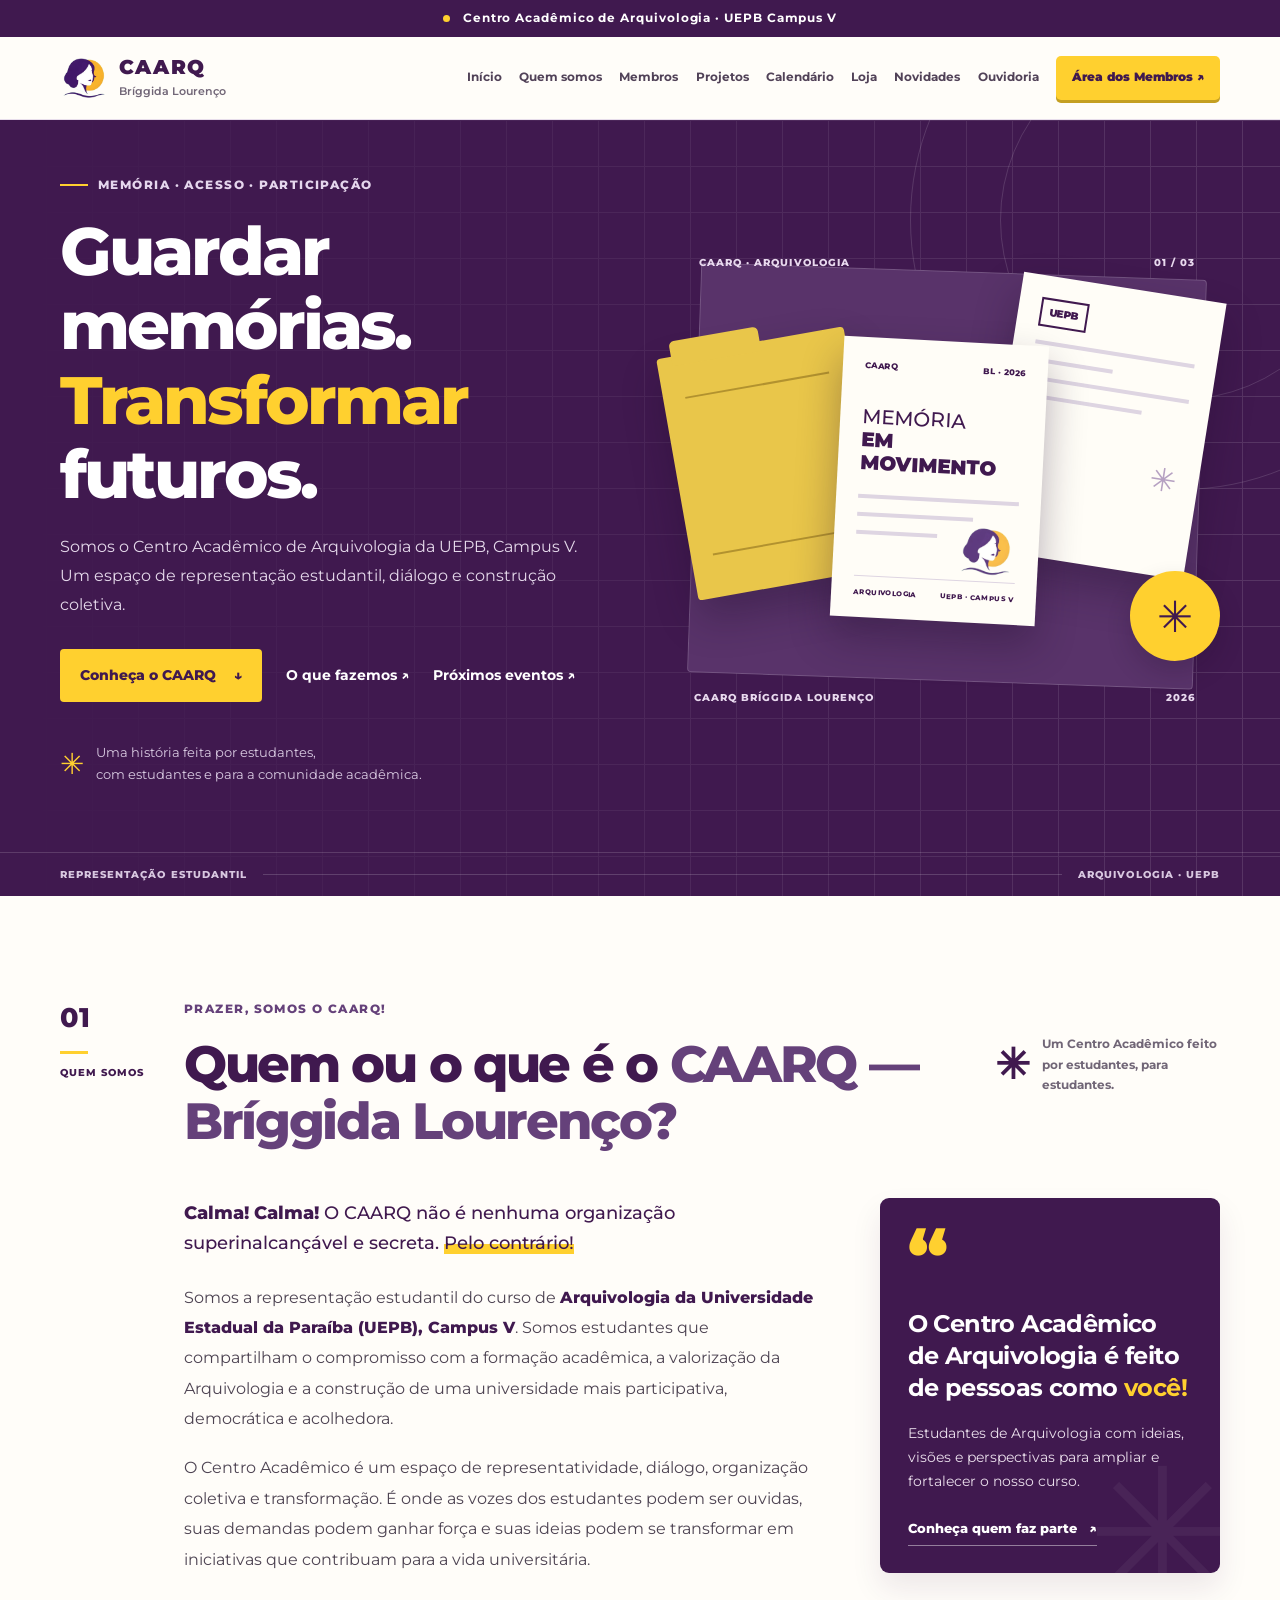
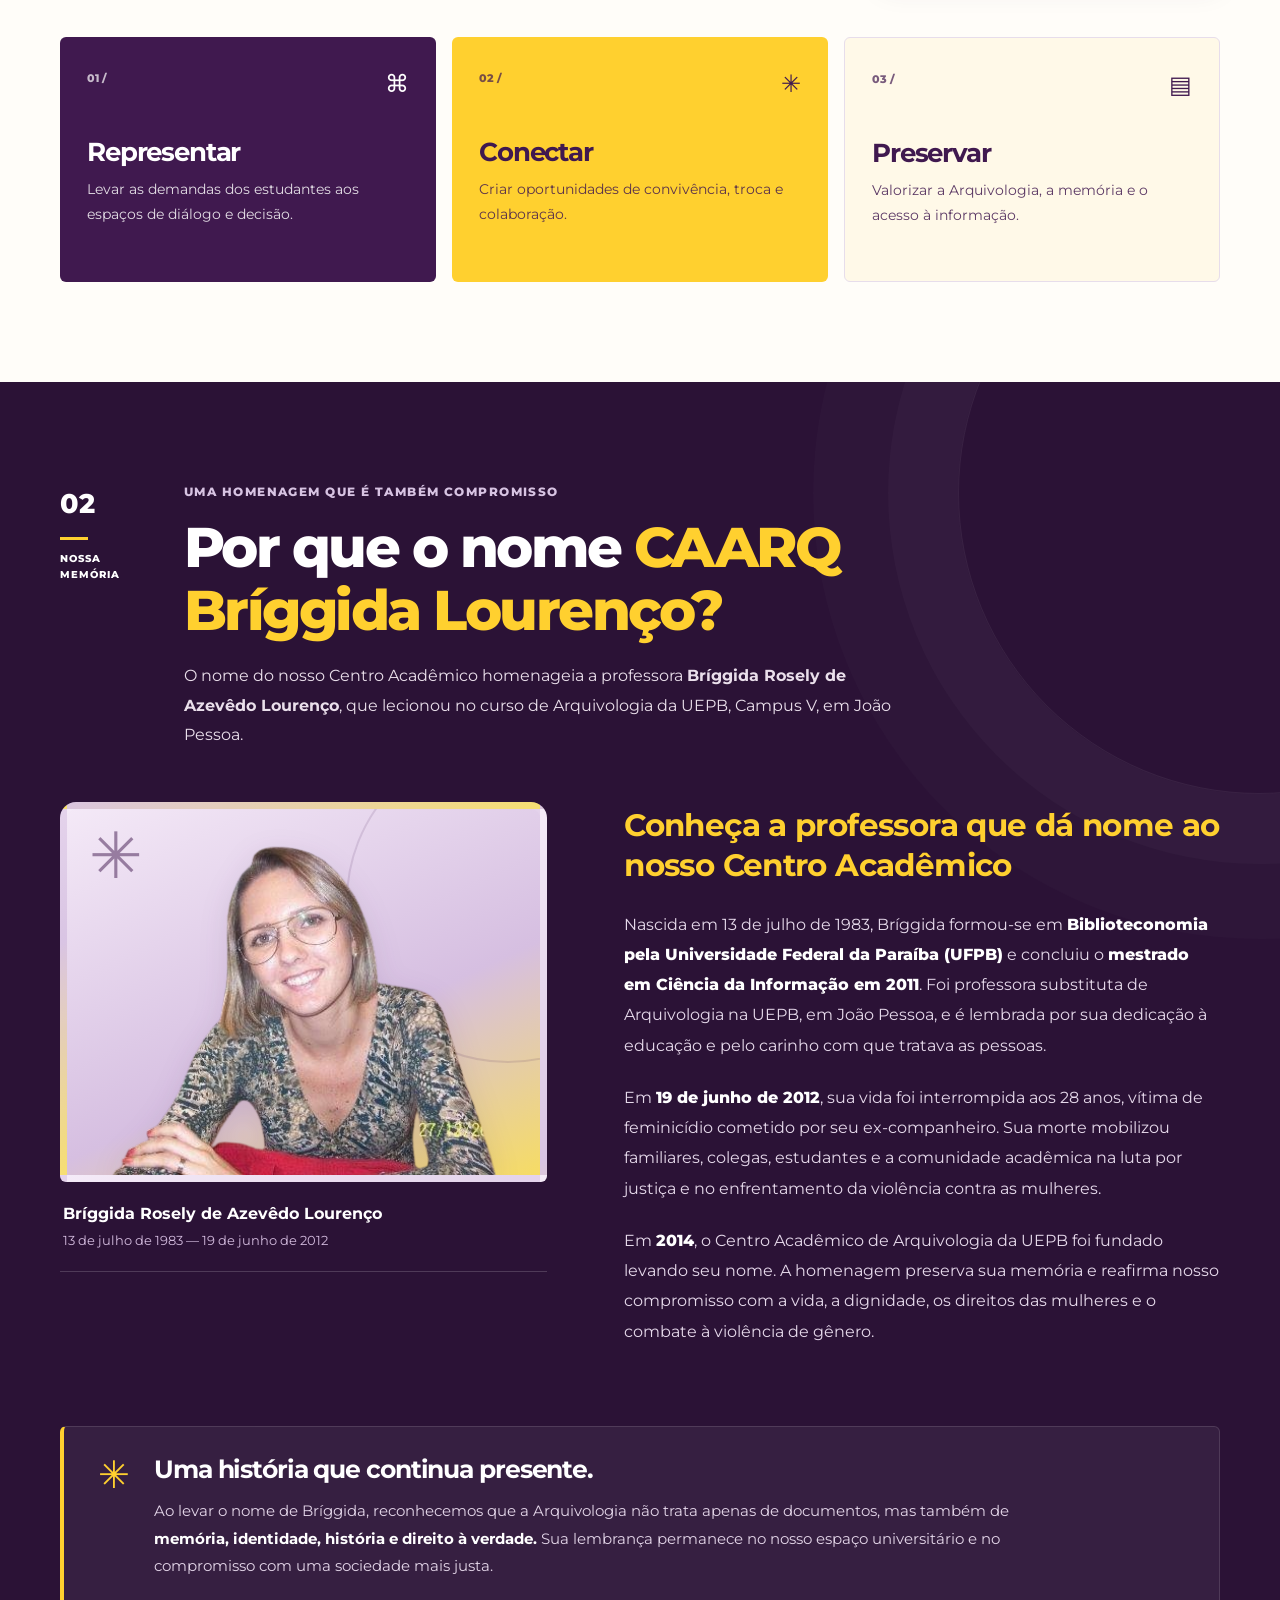
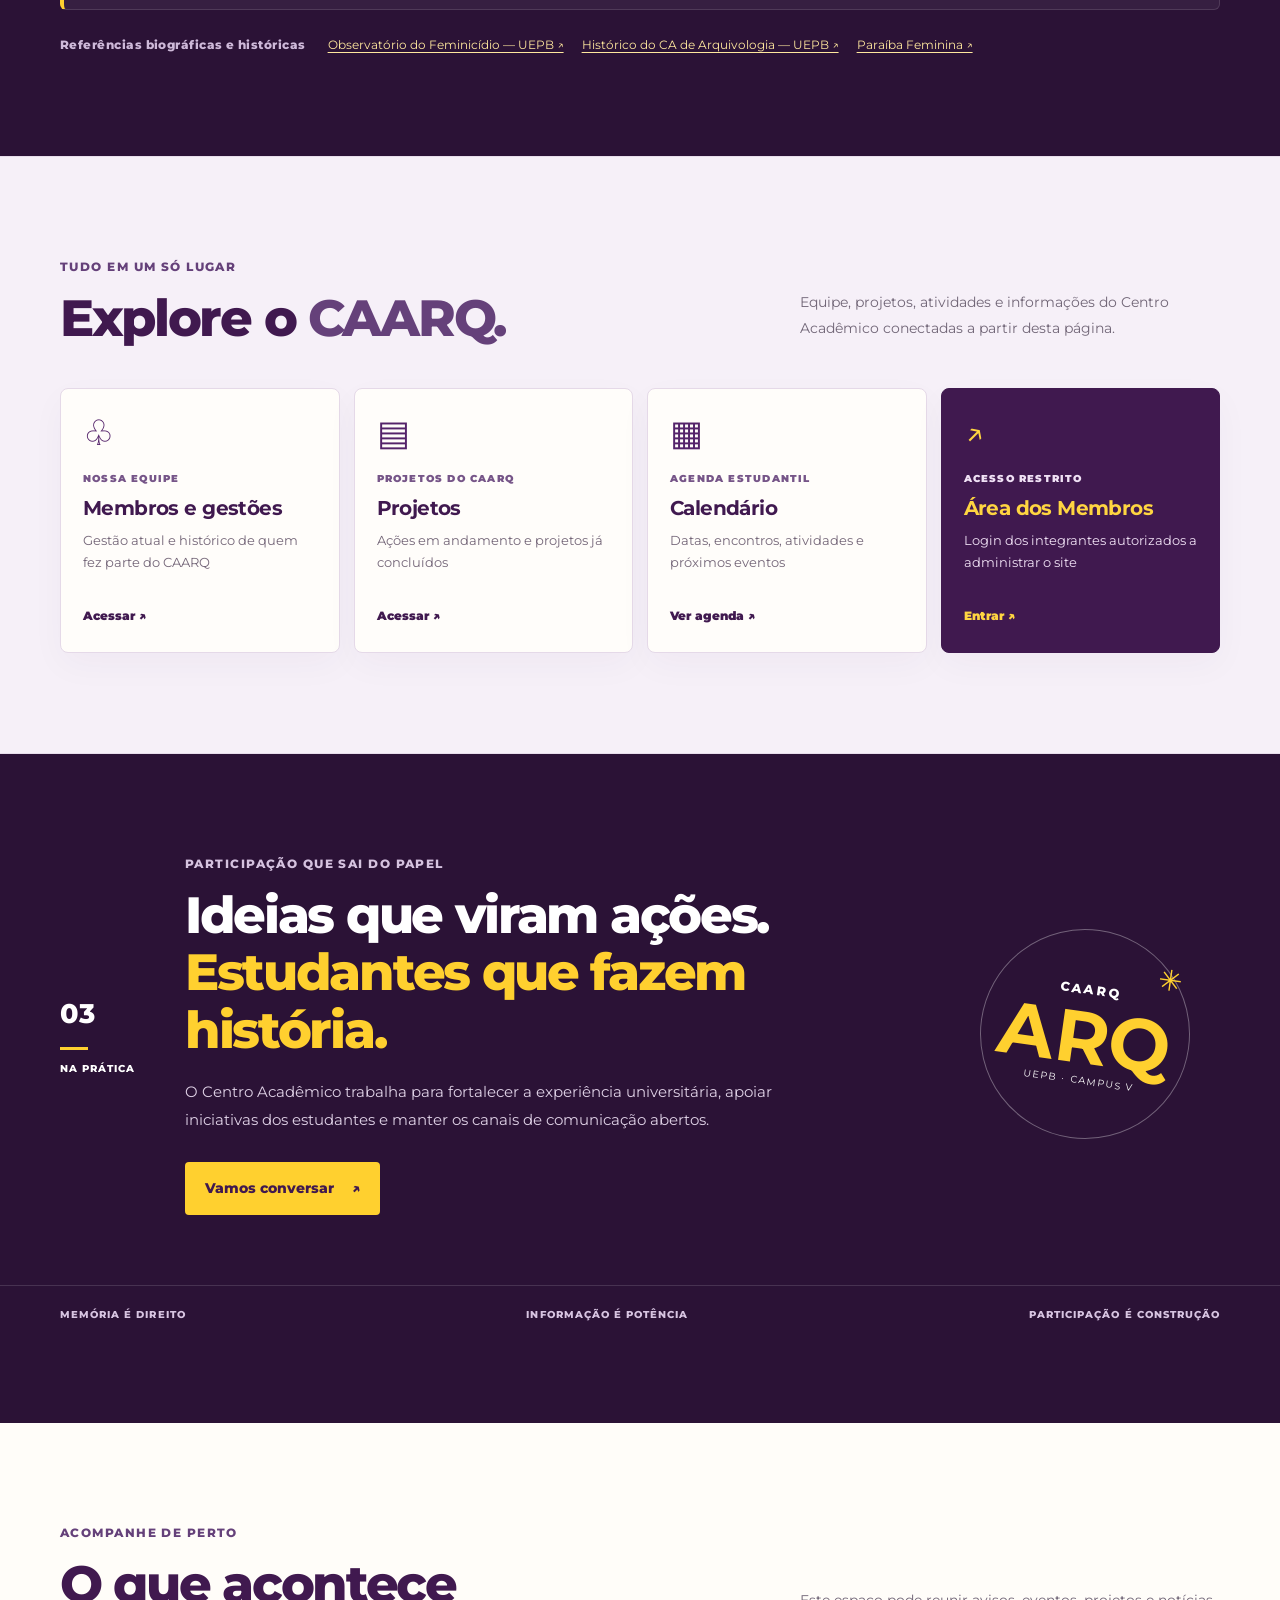
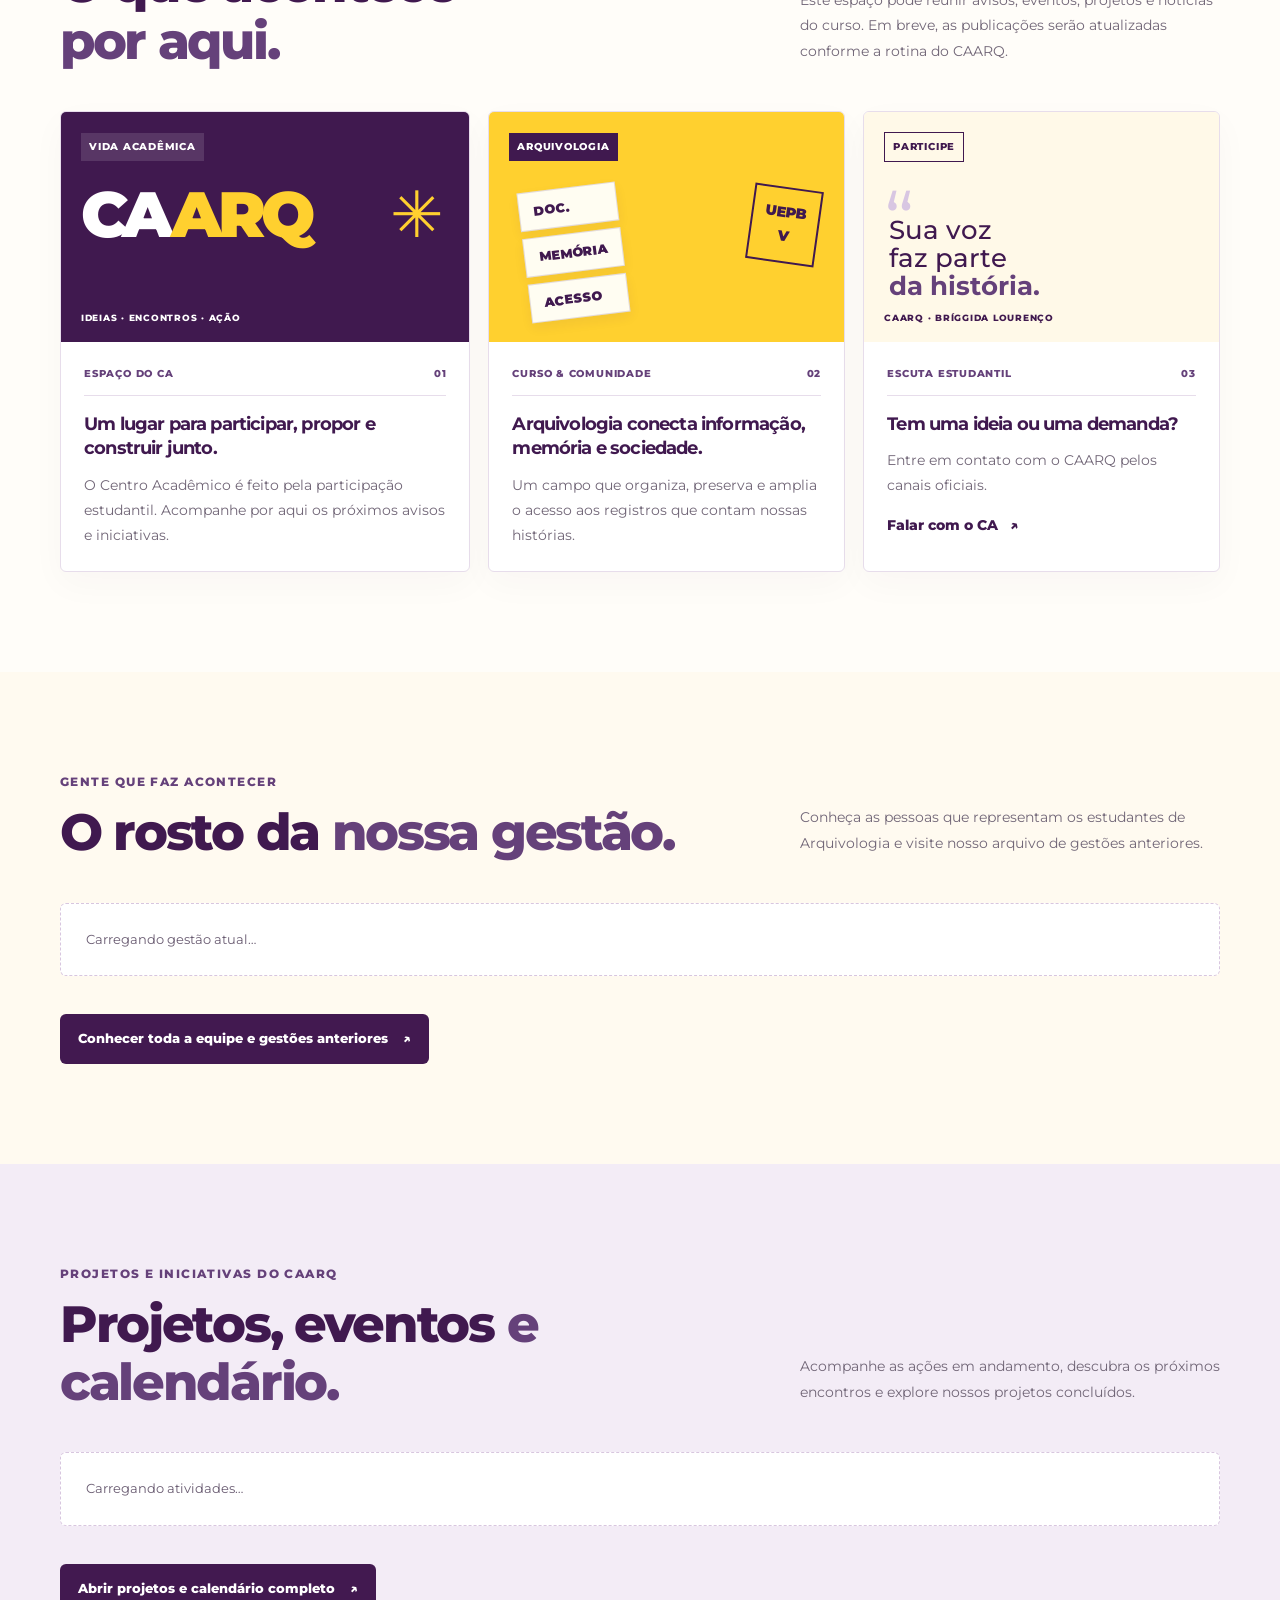
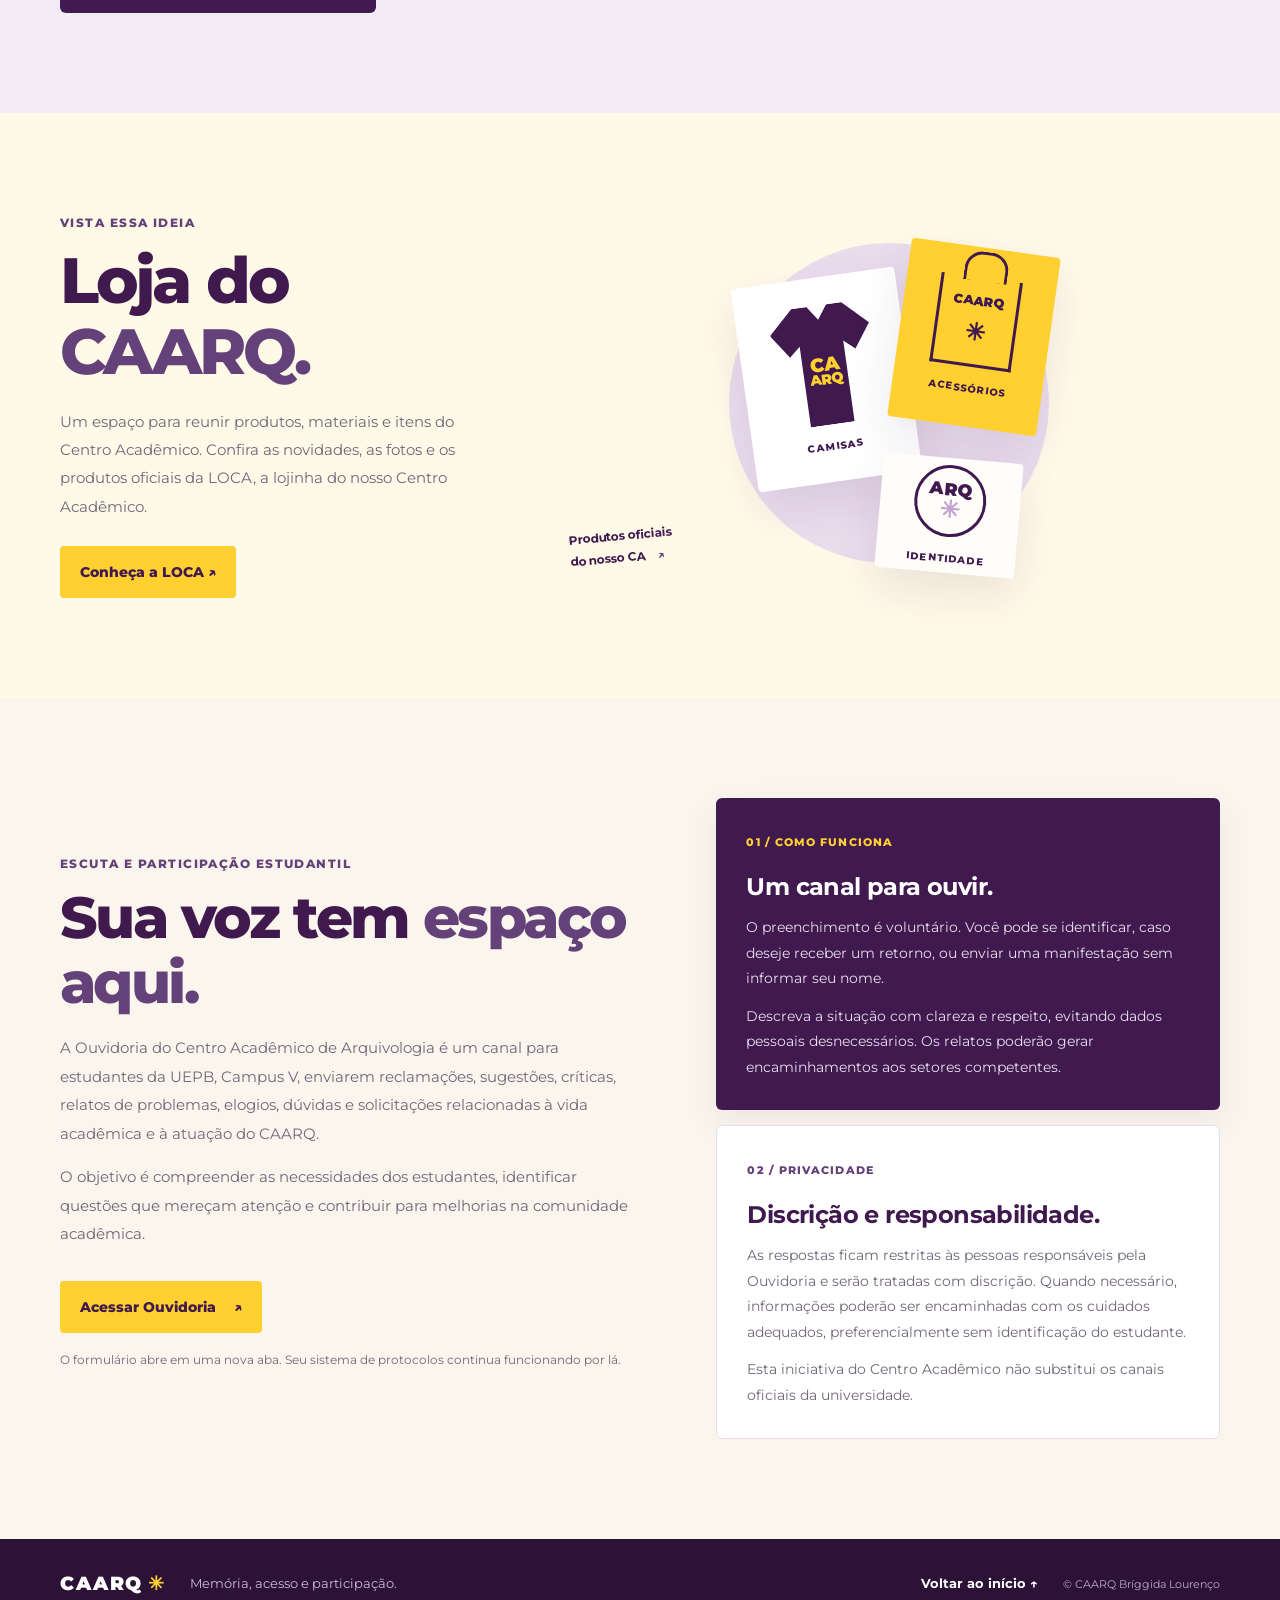
<file: index.html>
<!doctype html>


<html lang="pt-BR">
<head>
<meta charset="utf-8"/>
<meta content="width=device-width, initial-scale=1" name="viewport"/>
<meta content="#40194f" name="theme-color"/>
<meta content="CAARQ Bríggida Lourenço — Centro Acadêmico de Arquivologia da UEPB, Campus V." name="description"/>
<title>CAARQ Bríggida Lourenço | Arquivologia UEPB</title>
<link href="https://fonts.googleapis.com" rel="preconnect"/>
<link crossorigin="" href="https://fonts.gstatic.com" rel="preconnect"/>
<link href="https://fonts.googleapis.com/css2?family=Montserrat:wght@400;500;600;700;800;900&amp;display=swap" rel="stylesheet"/>
<link href="style.css?v=16-resgate" rel="stylesheet"/>
<script src="maintenance-boot.js?v=21-manutencao"></script>
<script src="theme-boot.js?v=20-bomdia" data-caarq-page="home"></script>
</head>
<body>
<div class="announcement"><span class="announcement-dot"></span> Centro Acadêmico de Arquivologia · UEPB Campus V</div>
<header class="site-header">
<div class="container nav-wrap">
<a aria-label="CAARQ — início" class="brand" href="#inicio">
<img alt="Logo oficial do CAARQ" onerror="this.onerror=null;this.src='assets/logo-caarq.png'" src="logo-caarq.png"/>
<span><strong>CAARQ</strong><small>Bríggida Lourenço</small></span>
</a>
<button aria-controls="mainNav" aria-expanded="false" class="menu-toggle" id="menuToggle">☰ <span>Menu</span></button>
<nav aria-label="Navegação principal" class="main-nav" id="mainNav"><a href="#inicio">Início</a><a href="#sobre">Quem somos</a><a href="membros/">Membros</a><a href="projetos/">Projetos</a><a href="projetos/#calendario">Calendário</a><a href="loca/">Loja</a><a href="novidades/">Novidades</a><a href="#ouvidoria">Ouvidoria</a><a class="nav-cta" href="admin/">Área dos Membros ↗</a></nav>
</div>
</header>
<main>
<section class="hero" id="inicio">
<div class="hero-grid"></div>
<div class="hero-orbit orbit-one"></div><div class="hero-orbit orbit-two"></div>
<div class="container hero-layout">
<div class="hero-copy">
<div class="eyebrow"><span class="eyebrow-line"></span><span id="homeKicker">Memória · Acesso · Participação</span></div>
<h1><span id="homeTitleFirst">Guardar memórias.</span><br/><em id="homeTitleAccent">Transformar</em> <span id="homeTitleLast">futuros.</span></h1>
<p class="hero-lead" id="homeDescription">Somos o Centro Acadêmico de Arquivologia da UEPB, Campus V. Um espaço de representação estudantil, diálogo e construção coletiva.</p>
<div class="hero-actions">
<a class="button button-yellow" href="#sobre">Conheça o CAARQ <span>↓</span></a>
<a class="text-link" href="#atuacao">O que fazemos <span>↗</span></a>
<a class="text-link" href="projetos/#calendario">Próximos eventos ↗</a></div>
<div class="hero-note"><span class="note-symbol">✳</span><span>Uma história feita por estudantes,<br/>com estudantes e para a comunidade acadêmica.</span></div>
</div>
<div aria-label="Composição gráfica inspirada em arquivos, documentos e memória" class="hero-art">
<div class="art-backdrop"></div>
<div class="art-label label-top">CAARQ · ARQUIVOLOGIA <span>01 / 03</span></div>
<div class="folder folder-back"><div class="folder-tab"></div><div class="folder-lines"></div></div>
<div class="document document-back"><span class="doc-stamp">UEPB</span><div class="doc-rule"></div><div class="doc-rule short"></div><div class="doc-rule"></div><div class="doc-rule medium"></div><div class="doc-seal">✳</div></div>
<div class="document document-front"><div class="doc-topline"><span>CAARQ</span><span>BL · 2026</span></div><div class="doc-title">MEMÓRIA<br/><b>EM MOVIMENTO</b></div><div class="doc-rule"></div><div class="doc-rule medium"></div><div class="doc-rule short"></div><img alt="" class="doc-logo" loading="eager" src="logo-caarq.png"/><div class="doc-footer"><span>ARQUIVOLOGIA</span><span>UEPB · CAMPUS V</span></div></div>
<div class="yellow-disc"><span>✳</span></div>
<div class="art-label label-bottom">CAARQ BRÍGGIDA LOURENÇO <span>2026</span></div>
</div>
</div>
<div class="hero-bottomline"><div class="container"><span>REPRESENTAÇÃO ESTUDANTIL</span><span class="line"></span><span>ARQUIVOLOGIA · UEPB</span></div></div>
</section>
<section aria-labelledby="aboutTitle" class="intro about-section section-pad" id="sobre">
<div class="container">
<div class="about-topline">
<div class="section-index"><span>01</span><i></i><small>QUEM SOMOS</small></div>
<div class="about-heading">
<p class="kicker">Prazer, somos o CAARQ!</p>
<h2 id="aboutTitle">Quem ou o que é o <span>CAARQ — Bríggida Lourenço?</span></h2>
</div>
<div class="about-aside-note"><span aria-hidden="true" class="about-asterisk">✳</span><span>Um Centro Acadêmico feito<br/>por estudantes, para estudantes.</span></div>
</div>
<div class="about-body">
<div class="about-copy">
<p class="about-opening"><strong>Calma! Calma!</strong> O CAARQ não é nenhuma organização superinalcançável e secreta. <em>Pelo contrário!</em></p>
<p>Somos a representação estudantil do curso de <strong>Arquivologia da Universidade Estadual da Paraíba (UEPB), Campus V</strong>. Somos estudantes que compartilham o compromisso com a formação acadêmica, a valorização da Arquivologia e a construção de uma universidade mais participativa, democrática e acolhedora.</p>
<p>O Centro Acadêmico é um espaço de representatividade, diálogo, organização coletiva e transformação. É onde as vozes dos estudantes podem ser ouvidas, suas demandas podem ganhar força e suas ideias podem se transformar em iniciativas que contribuam para a vida universitária.</p>
</div>
<aside aria-label="Você também faz parte do CAARQ" class="about-student-card">
<span aria-hidden="true" class="about-card-mark">“</span>
<p>O Centro Acadêmico de Arquivologia é feito de pessoas como <strong>você!</strong></p>
<span>Estudantes de Arquivologia com ideias, visões e perspectivas para ampliar e fortalecer o nosso curso.</span>
<a href="membros/">Conheça quem faz parte <span aria-hidden="true">↗</span></a>
</aside>
</div>
<div class="values-row about-values">
<article class="value-card value-purple"><span class="value-number">01 /</span><span aria-hidden="true" class="value-icon">⌘</span><h3>Representar</h3><p>Levar as demandas dos estudantes aos espaços de diálogo e decisão.</p></article>
<article class="value-card value-yellow"><span class="value-number">02 /</span><span aria-hidden="true" class="value-icon">✳</span><h3>Conectar</h3><p>Criar oportunidades de convivência, troca e colaboração.</p></article>
<article class="value-card value-cream"><span class="value-number">03 /</span><span aria-hidden="true" class="value-icon">▤</span><h3>Preservar</h3><p>Valorizar a Arquivologia, a memória e o acesso à informação.</p></article>
</div>
</div>
</section>
<section aria-labelledby="tributeTitle" class="tribute section-pad" id="briggida">
<div class="container">
<div class="tribute-intro">
<div class="section-index light"><span>02</span><i></i><small>NOSSA MEMÓRIA</small></div>
<div>
<p class="kicker kicker-light">Uma homenagem que é também compromisso</p>
<h2 id="tributeTitle">Por que o nome <em>CAARQ Bríggida Lourenço?</em></h2>
<p>O nome do nosso Centro Acadêmico homenageia a professora <strong>Bríggida Rosely de Azevêdo Lourenço</strong>, que lecionou no curso de Arquivologia da UEPB, Campus V, em João Pessoa.</p>
</div>
</div>
<div class="tribute-grid">
<figure class="tribute-photo">
<div class="tribute-picture">
<span aria-hidden="true" class="tribute-picture-mark">✳</span>
<img alt="Fotografia da professora Bríggida Rosely de Azevêdo Lourenço, sorrindo" height="336" loading="lazy" src="professora-briggida.png" width="448"/>
</div>
<figcaption><strong>Bríggida Rosely de Azevêdo Lourenço</strong><span>13 de julho de 1983 — 19 de junho de 2012</span></figcaption>
</figure>
<div class="tribute-story">
<h3>Conheça a professora que dá nome ao nosso Centro Acadêmico</h3>
<p>Nascida em 13 de julho de 1983, Bríggida formou-se em <strong>Biblioteconomia pela Universidade Federal da Paraíba (UFPB)</strong> e concluiu o <strong>mestrado em Ciência da Informação em 2011</strong>. Foi professora substituta de Arquivologia na UEPB, em João Pessoa, e é lembrada por sua dedicação à educação e pelo carinho com que tratava as pessoas.</p>
<p>Em <strong>19 de junho de 2012</strong>, sua vida foi interrompida aos 28 anos, vítima de feminicídio cometido por seu ex-companheiro. Sua morte mobilizou familiares, colegas, estudantes e a comunidade acadêmica na luta por justiça e no enfrentamento da violência contra as mulheres.</p>
<p>Em <strong>2014</strong>, o Centro Acadêmico de Arquivologia da UEPB foi fundado levando seu nome. A homenagem preserva sua memória e reafirma nosso compromisso com a vida, a dignidade, os direitos das mulheres e o combate à violência de gênero.</p>
</div>
</div>
<div class="tribute-closing">
<span aria-hidden="true" class="tribute-star">✳</span>
<div>
<h3>Uma história que continua presente.</h3>
<p>Ao levar o nome de Bríggida, reconhecemos que a Arquivologia não trata apenas de documentos, mas também de <strong>memória, identidade, história e direito à verdade.</strong> Sua lembrança permanece no nosso espaço universitário e no compromisso com uma sociedade mais justa.</p>
</div>
</div>
<div class="tribute-sources">
<span>Referências biográficas e históricas</span>
<a href="https://observatoriodofeminicidio.uepb.edu.br/professora-briggida-rosely-de-azevedo-lourenco/" rel="noopener noreferrer" target="_blank">Observatório do Feminicídio — UEPB ↗</a>
<a href="https://centros.uepb.edu.br/ccbsa/ca-arquivologia/" rel="noopener noreferrer" target="_blank">Histórico do CA de Arquivologia — UEPB ↗</a>
<a href="https://paraibafeminina.com.br/tag/briggida/" rel="noopener noreferrer" target="_blank">Paraíba Feminina ↗</a>
</div>
</div>
</section>
<section aria-labelledby="portalTitle" class="portal section-pad" id="explorar">
<div class="container">
<div class="section-heading portal-head"><div><p class="kicker">Tudo em um só lugar</p><h2 id="portalTitle">Explore o <span>CAARQ.</span></h2></div><p class="heading-side">Equipe, projetos, atividades e informações do Centro Acadêmico conectadas a partir desta página.</p></div>
<div class="portal-grid">
<a class="portal-card" href="membros/"><span aria-hidden="true" class="portal-glyph">♧</span><span class="portal-tag">NOSSA EQUIPE</span><strong>Membros e gestões</strong><small>Gestão atual e histórico de quem fez parte do CAARQ</small><span class="portal-arrow">Acessar ↗</span></a>
<a class="portal-card" href="projetos/"><span aria-hidden="true" class="portal-glyph">▤</span><span class="portal-tag">PROJETOS DO CAARQ</span><strong>Projetos</strong><small>Ações em andamento e projetos já concluídos</small><span class="portal-arrow">Acessar ↗</span></a>
<a class="portal-card" href="projetos/#calendario"><span aria-hidden="true" class="portal-glyph">▦</span><span class="portal-tag">AGENDA ESTUDANTIL</span><strong>Calendário</strong><small>Datas, encontros, atividades e próximos eventos</small><span class="portal-arrow">Ver agenda ↗</span></a>
<a class="portal-card portal-card-admin" href="admin/"><span aria-hidden="true" class="portal-glyph">↗</span><span class="portal-tag">ACESSO RESTRITO</span><strong>Área dos Membros</strong><small>Login dos integrantes autorizados a administrar o site</small><span class="portal-arrow">Entrar ↗</span></a>
</div>
</div>
</section>
<section class="manifesto section-pad" id="atuacao">
<div class="container manifesto-layout">
<div class="section-index light"><span>03</span><i></i><small>NA PRÁTICA</small></div>
<div class="manifesto-copy">
<p class="kicker kicker-light">Participação que sai do papel</p>
<h2>Ideias que viram ações.<br/><em>Estudantes que fazem história.</em></h2>
<p class="manifesto-lead">O Centro Acadêmico trabalha para fortalecer a experiência universitária, apoiar iniciativas dos estudantes e manter os canais de comunicação abertos.</p>
<a class="button button-yellow" href="#ouvidoria">Vamos conversar <span>↗</span></a>
</div>
<div class="manifesto-stamp"><span>CAARQ</span><b>ARQ</b><small>UEPB · CAMPUS V</small><i>✳</i></div>
</div>
<div class="manifesto-footer"><div class="container"><span>MEMÓRIA É DIREITO</span><span>INFORMAÇÃO É POTÊNCIA</span><span>PARTICIPAÇÃO É CONSTRUÇÃO</span></div></div>
</section>
<section class="news section-pad" id="novidades">
<div class="container">
<div class="section-heading">
<div><p class="kicker">Acompanhe de perto</p><h2>O que acontece<br/><span>por aqui.</span></h2></div>
<p class="heading-side">Este espaço pode reunir avisos, eventos, projetos e notícias do curso. Em breve, as publicações serão atualizadas conforme a rotina do CAARQ.</p>
</div>
<div class="news-grid">
<article class="news-card news-feature">
<div class="news-visual visual-purple"><span class="visual-chip">VIDA ACADÊMICA</span><div class="visual-big-type">CA<span>ARQ</span></div><div class="visual-spark">✳</div><div class="visual-bottom">IDEIAS · ENCONTROS · AÇÃO</div></div>
<div class="news-card-content"><div class="card-meta"><span>ESPAÇO DO CA</span><span>01</span></div><h3>Um lugar para participar, propor e construir junto.</h3><p>O Centro Acadêmico é feito pela participação estudantil. Acompanhe por aqui os próximos avisos e iniciativas.</p></div>
</article>
<article class="news-card">
<div class="news-visual visual-yellow"><span class="visual-chip chip-dark">ARQUIVOLOGIA</span><div class="file-stack"><span>DOC.</span><span>MEMÓRIA</span><span>ACESSO</span></div><div class="visual-stamp">UEPB<br/>V</div></div>
<div class="news-card-content"><div class="card-meta"><span>CURSO &amp; COMUNIDADE</span><span>02</span></div><h3>Arquivologia conecta informação, memória e sociedade.</h3><p>Um campo que organiza, preserva e amplia o acesso aos registros que contam nossas histórias.</p></div>
</article>
<article class="news-card news-small">
<div class="news-visual visual-cream"><span class="visual-chip chip-outline">PARTICIPE</span><div class="quote-mark">“</div><div class="quote-copy">Sua voz<br/>faz parte<br/><b>da história.</b></div><div class="visual-bottom">CAARQ · BRÍGGIDA LOURENÇO</div></div>
<div class="news-card-content"><div class="card-meta"><span>ESCUTA ESTUDANTIL</span><span>03</span></div><h3>Tem uma ideia ou uma demanda?</h3><p>Entre em contato com o CAARQ pelos canais oficiais.</p><a class="arrow-link" href="#ouvidoria">Falar com o CA <span>↗</span></a></div>
</article>
</div>
</div>
</section>
<section class="home-team section-pad" id="equipe">
<div class="container">
<div class="section-heading">
<div><p class="kicker">Gente que faz acontecer</p><h2>O rosto da <span>nossa gestão.</span></h2></div>
<p class="heading-side">Conheça as pessoas que representam os estudantes de Arquivologia e visite nosso arquivo de gestões anteriores.</p>
</div>
<div aria-live="polite" class="home-card-grid" id="homeTeamCards"><p class="home-status">Carregando gestão atual…</p></div>
<a class="home-more" href="membros/">Conhecer toda a equipe e gestões anteriores <span>↗</span></a>
</div>
</section>
<section class="home-projects section-pad" id="projetos-resumo">
<div class="container">
<div class="section-heading"><div><p class="kicker">Projetos e iniciativas do CAARQ</p><h2>Projetos, eventos <span>e calendário.</span></h2></div>
<p class="heading-side">Acompanhe as ações em andamento, descubra os próximos encontros e explore nossos projetos concluídos.</p></div>
<div aria-live="polite" class="home-card-grid" id="homeProjectCards"><p class="home-status">Carregando atividades…</p></div>
<a class="home-more" href="projetos/">Abrir projetos e calendário completo <span>↗</span></a>
</div>
</section>
<section class="shop section-pad" id="loja">
<div class="container shop-layout">
<div class="shop-copy">
<p class="kicker">Vista essa ideia</p>
<h2>Loja do<br/><span>CAARQ.</span></h2>
<p>Um espaço para reunir produtos, materiais e itens do Centro Acadêmico. Confira as novidades, as fotos e os produtos oficiais da LOCA, a lojinha do nosso Centro Acadêmico.</p>
<a class="button button-yellow" href="loca/">Conheça a LOCA ↗</a>
</div>
<div class="shop-art">
<div class="shop-circle"></div><div class="shop-card card-shirt"><div class="shirt-shape">CA<br/><small>ARQ</small></div><span>CAMISAS</span></div>
<div class="shop-card card-tote"><div class="tote-shape"><span>CAARQ</span><i>✳</i></div><span>ACESSÓRIOS</span></div>
<div class="shop-card card-sticker"><div class="sticker-shape">ARQ<span>✳</span></div><span>IDENTIDADE</span></div>
<div class="shop-note">Produtos oficiais<br/>do nosso CA <b>↗</b></div>
</div>
</div>
</section>
<section aria-labelledby="ouvidoriaTitle" class="ombudsman section-pad" id="ouvidoria">
<div class="container ombudsman-layout" id="contato">
<div class="ombudsman-intro">
<p class="kicker">Escuta e participação estudantil</p>
<h2 id="ouvidoriaTitle">Sua voz tem <span>espaço aqui.</span></h2>
<p>A Ouvidoria do Centro Acadêmico de Arquivologia é um canal para estudantes da UEPB, Campus V, enviarem reclamações, sugestões, críticas, relatos de problemas, elogios, dúvidas e solicitações relacionadas à vida acadêmica e à atuação do CAARQ.</p>
<p>O objetivo é compreender as necessidades dos estudantes, identificar questões que mereçam atenção e contribuir para melhorias na comunidade acadêmica.</p>
<a aria-label="Abrir o formulário de Ouvidoria do CAARQ em nova aba" class="button button-yellow ombudsman-button" href="https://docs.google.com/forms/d/e/1FAIpQLSclHqSoj0EodAkc5LVKFrtazxW5RhyfcU2S7VLyNpTp7NGKlg/viewform" rel="noopener noreferrer" target="_blank">Acessar Ouvidoria <span aria-hidden="true">↗</span></a>
<p class="ombudsman-hint">O formulário abre em uma nova aba. Seu sistema de protocolos continua funcionando por lá.</p>
</div>
<div class="ombudsman-info">
<div class="ombudsman-card">
<span class="ombudsman-num">01 / COMO FUNCIONA</span>
<h3>Um canal para ouvir.</h3>
<p>O preenchimento é voluntário. Você pode se identificar, caso deseje receber um retorno, ou enviar uma manifestação sem informar seu nome.</p>
<p>Descreva a situação com clareza e respeito, evitando dados pessoais desnecessários. Os relatos poderão gerar encaminhamentos aos setores competentes.</p>
</div>
<div class="ombudsman-card ombudsman-card-muted">
<span class="ombudsman-num">02 / PRIVACIDADE</span>
<h3>Discrição e responsabilidade.</h3>
<p>As respostas ficam restritas às pessoas responsáveis pela Ouvidoria e serão tratadas com discrição. Quando necessário, informações poderão ser encaminhadas com os cuidados adequados, preferencialmente sem identificação do estudante.</p>
<p>Esta iniciativa do Centro Acadêmico não substitui os canais oficiais da universidade.</p>
</div>
</div>
</div>
</section>
</main>
<footer class="site-footer"><div class="container footer-inner"><a class="footer-brand" href="#inicio">CAARQ<span>✳</span></a><p>Memória, acesso e participação.</p><a href="#inicio">Voltar ao início ↑</a><small>© <span id="year"></span> CAARQ Bríggida Lourenço</small></div></footer>
<script src="script.js?v=16-resgate" type="module"></script>
</body>
</html>
</file>
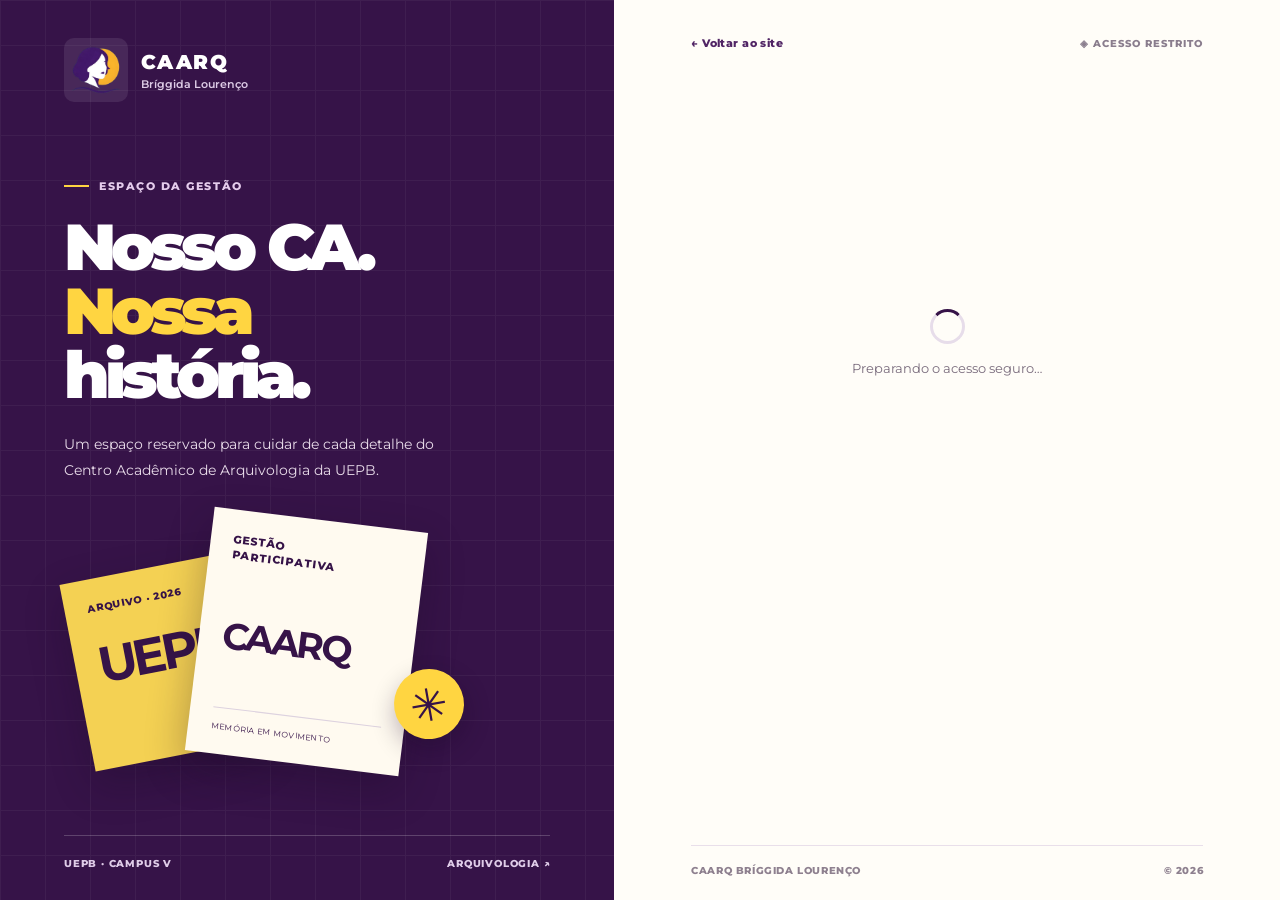
<file: admin/index.html>
<!doctype html>
<html lang="pt-BR">
<head>
  <meta charset="UTF-8">
  <meta name="viewport" content="width=device-width, initial-scale=1">
  <meta name="theme-color" content="#361348">
  <meta name="robots" content="noindex,nofollow">
  <title>CAARQ Admin — Acesso restrito</title>
  <link rel="preconnect" href="https://fonts.googleapis.com">
  <link rel="preconnect" href="https://fonts.gstatic.com" crossorigin>
  <link href="https://fonts.googleapis.com/css2?family=Montserrat:wght@400;500;600;700;800;900&display=swap" rel="stylesheet">
  <link rel="stylesheet" href="style.css?v=18-blog-final">
<style id="caarq-admin-fallback">
:root{--purple:#361348;--purple2:#512565;--yellow:#ffd541;--paper:#fffdf8;--ink:#2d1c34;--muted:#796b7c;--border:#e9dfea}*{box-sizing:border-box}html,body{margin:0;min-height:100%;font-family:Montserrat,Arial,sans-serif;color:var(--ink);background:var(--paper)}button,input{font:inherit}button{cursor:pointer}a{text-decoration:none;color:inherit}[hidden]{display:none!important}.layout{min-height:100vh;display:grid;grid-template-columns:minmax(390px,48%) 1fr}.intro-panel{background:var(--purple);color:#fff;padding:38px clamp(30px,5vw,80px) 30px;display:flex;flex-direction:column;overflow:hidden;position:relative;min-height:740px}.intro-panel:after{content:"";position:absolute;inset:0;pointer-events:none;opacity:.045;background-image:linear-gradient(#fff 1px,transparent 1px),linear-gradient(90deg,#fff 1px,transparent 1px);background-size:45px 45px}.top-brand{position:relative;z-index:1;display:flex;gap:14px;align-items:center;font-size:20px;font-weight:900;letter-spacing:.07em}.top-brand small{display:block;letter-spacing:0;font-size:11px;font-weight:600;color:#ddcbe6;margin-top:3px}.brand-icon{display:grid;place-items:center;height:48px;width:48px;border:2px solid #ffffff60;border-radius:7px;font-size:27px;letter-spacing:-.12em}.brand-icon span{color:var(--yellow);font-size:13px;vertical-align:top}.intro-main{position:relative;z-index:1;margin:auto 0;padding:58px 0 48px}.eyebrow,.kicker{font-size:11px;letter-spacing:.14em;font-weight:800}.eyebrow{color:#e5cdec;display:flex;align-items:center;gap:10px}.eyebrow-line{display:inline-block;height:2px;width:25px;background:var(--yellow)}h1{font-size:clamp(55px,5.1vw,90px);line-height:.98;letter-spacing:-.08em;margin:22px 0 24px;font-weight:900}h1 em,h2 em{color:var(--yellow);font-style:normal}.intro-main>p:nth-of-type(2){max-width:385px;color:#e9dcea;font-size:14px;line-height:1.9}.symbol-board{height:260px;position:relative;margin-top:35px;max-width:450px}.paper{position:absolute;display:flex;flex-direction:column;box-shadow:0 16px 40px #1a082450}.paper-left{left:12px;top:48px;transform:rotate(-11deg);width:170px;height:190px;background:#f4d153;color:var(--purple);padding:23px;font-size:10px;font-weight:800;letter-spacing:.08em}.paper-left b{font-size:50px;letter-spacing:-.09em;margin:auto 0}.paper-left i{font-size:25px;align-self:flex-end;font-style:normal}.paper-right{left:135px;top:0;transform:rotate(7deg);width:215px;height:245px;background:#fffaf0;color:var(--purple);padding:23px}.paper-right span{font-size:11px;line-height:1.4;font-weight:800;letter-spacing:.08em}.paper-right strong{font-size:37px;letter-spacing:-.07em;margin:auto 0}.paper-right small{font-size:8px;letter-spacing:.04em;border-top:1px solid #ddd2df;padding-top:13px}.badge-dot{position:absolute;left:330px;top:150px;width:70px;height:70px;display:grid;place-content:center;border-radius:50%;background:var(--yellow);color:var(--purple);font-size:45px;transform:rotate(-10deg);box-shadow:0 10px 25px #1b052550}.panel-footer{position:relative;z-index:1;display:flex;justify-content:space-between;gap:14px;border-top:1px solid #ffffff34;padding-top:21px;color:#dfcce8;letter-spacing:.08em;font-size:10px;font-weight:800}.content-panel{display:flex;flex-direction:column;min-width:0;padding:36px clamp(24px,6vw,98px) 23px}.topline,.content-footer{display:flex;justify-content:space-between;align-items:center;gap:20px;font-size:11px;font-weight:800;letter-spacing:.04em}.topline a{color:var(--purple2)}.topline a:hover{text-decoration:underline}.lock-caption{font-size:10px;color:#8a7d8d;letter-spacing:.1em}.auth-panel{margin:auto 0;width:100%;max-width:520px;padding:62px 0}.mini-icon{border:1px solid #e1d3e7;background:#f7f0f9;color:var(--purple);border-radius:10px;height:48px;width:48px;display:grid;place-content:center;font-size:25px;margin-bottom:25px}.kicker{color:#6b4380;margin:0 0 14px}h2{color:var(--purple);font-size:clamp(35px,3.6vw,56px);line-height:1.1;letter-spacing:-.065em;margin:0 0 21px;font-weight:900}h2 em{color:#815694}.subtext{color:var(--muted);font-size:13px;line-height:1.9;max-width:440px;margin:0 0 32px}form{display:flex;flex-direction:column}label{font-size:12px;font-weight:800;margin-bottom:10px;color:var(--ink)}input{border:1px solid #dfd4e4;border-radius:5px;width:100%;padding:15px;color:var(--purple);font-size:14px;background:#fff;outline:none;margin-bottom:20px;min-height:52px}input:focus{border-color:#83549c;box-shadow:0 0 0 3px #83549c20}input::placeholder{color:#aaa0ac}.password-field{position:relative}.password-field input{padding-right:85px}.show-password{position:absolute;right:12px;top:13px;padding:5px;border:0;background:none;color:#69487b;font-size:11px;font-weight:800}.primary-button{border:0;border-radius:5px;background:var(--purple);color:#fff;min-height:55px;font-size:13px;font-weight:800;padding:15px 19px;display:flex;justify-content:space-between;align-items:center;gap:18px;width:100%;margin-top:7px}.primary-button:hover{background:#57206f}.primary-button:disabled{opacity:.65;cursor:wait}.helptext{font-size:11px;line-height:1.8;color:#817488;margin-top:21px}.message{padding:11px 13px;border-radius:5px;background:#fff0ef;color:#9a2d2d;font-size:12px;line-height:1.7;margin:0 0 15px}.message.success{background:#eff8ed;color:#276033}.state-panel{text-align:center;color:var(--muted);font-size:13px}.spinner{display:inline-block;width:35px;height:35px;border:3px solid #e7ddea;border-top-color:var(--purple);border-radius:50%;animation:spin .7s linear infinite}@keyframes spin{to{transform:rotate(360deg)}}.dashboard{width:100%;max-width:950px;margin:75px 0 auto;padding-bottom:50px}.dashboard-head{display:flex;align-items:flex-start;justify-content:space-between;gap:20px}.dashboard-head .subtext{max-width:600px}.role-tag{font-size:11px;font-weight:800;white-space:nowrap;color:var(--purple);background:#f0e4f4;border-radius:30px;padding:10px 14px}.account-strip{border:1px solid var(--border);border-radius:7px;padding:20px 22px;display:flex;align-items:center;justify-content:space-between;gap:20px;margin:8px 0 25px}.strip-label{font-size:10px;color:var(--muted);font-weight:800;letter-spacing:.09em;display:block;margin-bottom:7px}.account-strip strong{font-size:13px;overflow-wrap:anywhere}.logout-button{border:1px solid #e5d8e9;background:transparent;border-radius:5px;padding:10px 14px;color:var(--purple);font-size:11px;font-weight:800;white-space:nowrap}.logout-button:hover{background:#f8effa}.tiles{display:grid;grid-template-columns:repeat(2,minmax(0,1fr));gap:15px}.tile{background:white;border:1px solid var(--border);border-radius:6px;padding:25px;min-width:0}.tile-icon{font-size:28px;color:var(--purple);margin-bottom:18px}.tile h3{font-size:16px;letter-spacing:-.035em;color:var(--purple);margin:0 0 10px}.tile p{font-size:12px;line-height:1.8;color:var(--muted);margin:0 0 18px}.tile span{display:inline-block;background:#f6f0f8;border-radius:4px;color:#7b6586;padding:7px 10px;font-size:10px;font-weight:800}.bottom-note{font-size:11px;color:var(--muted);line-height:1.8;margin:24px 0 0}.content-footer{border-top:1px solid var(--border);padding-top:18px;color:#8e808f;font-size:10px;margin-top:auto;letter-spacing:.06em}@media(max-width:1050px){.layout{grid-template-columns:minmax(315px,43%) 1fr}.intro-panel{padding:30px}.paper-right{left:90px}.badge-dot{left:275px}.content-panel{padding:30px 35px 24px}.intro-main{padding:50px 0 35px}}@media(max-width:760px){.layout{display:block}.intro-panel{min-height:0;padding:22px 22px 27px}.top-brand{font-size:17px}.brand-icon{height:40px;width:40px;font-size:22px}.intro-main{margin:0;padding:35px 0 0}.intro-main h1{font-size:48px;line-height:1.02;margin:14px 0}.intro-main h1 br{display:none}.intro-main h1 br:after{content:" "}.intro-main>p:nth-of-type(2){font-size:12px;line-height:1.7;margin-bottom:8px}.symbol-board{display:none}.panel-footer{display:none}.content-panel{padding:26px 24px 20px;min-height:calc(100vh - 285px)}.auth-panel{margin:35px auto;padding:15px 0 40px}.dashboard{margin:50px 0}.lock-caption{font-size:9px}.content-footer{font-size:9px}.tiles{grid-template-columns:1fr}.dashboard-head{display:block}.role-tag{display:inline-block;margin-bottom:18px}.account-strip{align-items:flex-start;flex-direction:column}.account-strip .logout-button{align-self:flex-start}}@media(prefers-reduced-motion:reduce){.spinner{animation:none}}

/* Módulo de gestões e membros: CAARQ Admin v2 */
.tile-ready{border-color:#d0badb;background:linear-gradient(160deg,#fff,#f9f2fc)}
.tile-action{border:0;border-radius:5px;background:var(--purple);color:#fff;font-size:12px;font-weight:800;padding:12px 14px;text-align:left;min-height:40px;width:100%}.tile-action:hover{background:#57206f}
.members-manager{margin-top:30px;border-top:2px solid var(--yellow);padding-top:26px}
.manager-top{display:flex;justify-content:space-between;align-items:flex-start;gap:15px;margin-bottom:30px}
.manager-top h3{font-size:clamp(25px,2.8vw,37px);color:var(--purple);margin:0 0 12px;letter-spacing:-.06em}
.manager-top p:not(.kicker){font-size:12px;line-height:1.8;color:var(--muted);max-width:480px;margin:0}
.manager-block{padding:25px;border:1px solid var(--border);border-radius:9px;background:#fff;margin-bottom:21px}
.block-head h4{font-size:20px;letter-spacing:-.04em;color:var(--purple);margin:0 0 7px}.block-head p{color:var(--muted);font-size:12px;line-height:1.7;margin:0 0 25px}
.form-grid{display:grid;grid-template-columns:repeat(2,minmax(0,1fr));gap:0 15px}.form-grid .form-full{grid-column:1/-1}
.edit-form input:not([type=checkbox]),.edit-form select,.edit-form textarea,.member-filter select{display:block;width:100%;min-height:45px;padding:11px 12px;border:1px solid #dfd4e4;border-radius:5px;background:#fff;color:var(--purple);font-family:inherit;font-size:13px;line-height:1.6;margin:0 0 17px;outline:none}
.edit-form textarea{resize:vertical}.edit-form select:focus,.edit-form textarea:focus{border-color:#83549c;box-shadow:0 0 0 3px #83549c20}
.checks{display:flex;align-items:center;gap:16px;flex-wrap:wrap;margin:2px 0 18px}.check-label{display:flex;align-items:center;gap:7px;font-size:12px;line-height:1.5;font-weight:700;color:var(--purple);margin:0}.check-label input[type=checkbox]{width:17px;height:17px;min-height:0;margin:0;accent-color:var(--purple)}
.form-actions{display:flex;align-items:center;flex-wrap:wrap;gap:12px}.form-actions .primary-button{width:auto;min-width:165px;margin:0}.form-actions .logout-button{min-height:55px}
.records-list{margin-top:24px;display:grid;gap:11px}.record{display:flex;align-items:flex-start;justify-content:space-between;gap:16px;background:#fbf9fc;border:1px solid #e7ddea;border-radius:7px;padding:16px}.record-detail{flex:1;min-width:0}.record-title{display:block;color:var(--purple);font-size:13px;line-height:1.5}.record-sub{font-size:11px;line-height:1.6;color:var(--muted);margin-top:5px;overflow-wrap:anywhere}.record-actions{display:flex;flex-wrap:wrap;gap:8px}.record-actions button{font-size:11px;font-weight:800;padding:8px 10px;color:var(--purple);border:1px solid #dccbdf;border-radius:4px;background:#fff}.record-actions button:hover{background:#eee2f2}.record-tags{display:flex;gap:5px;flex-wrap:wrap;margin-top:7px}.record-tag{font-size:10px;font-weight:800;padding:4px 7px;border-radius:3px;background:#eee5f2;color:var(--purple)}.record-tag.published{background:#e6f2e7;color:#28643c}.record-tag.current{background:#fff1b9;color:#6e4d13}.empty-records{font-size:12px;color:var(--muted);line-height:1.7}.member-filter{display:flex;align-items:center;gap:15px;margin-top:25px}.member-filter label{margin:0;white-space:nowrap}.member-filter select{margin:0;max-width:300px}
.member-photo{width:52px;height:52px;object-fit:cover;border-radius:8px;border:1px solid #e3d7e8;flex-shrink:0;background:#f0e9f4}.member-record{align-items:center;justify-content:flex-start}.member-record .record-actions{margin-left:auto}.member-photo-placeholder{display:grid;place-items:center;font-weight:900;color:var(--purple);font-size:17px}
#memberFeedback{margin:0 0 18px}
@media(max-width:900px){.manager-top{flex-direction:column}.record{flex-direction:column}.member-record{flex-direction:row;flex-wrap:wrap}.member-record .record-actions{width:100%;margin-left:0}.member-photo{align-self:flex-start}}
@media(max-width:510px){.manager-block{padding:17px}.form-grid{grid-template-columns:1fr}.form-grid .form-full{grid-column:auto}.form-actions{align-items:stretch;flex-direction:column}.form-actions .primary-button,.form-actions .logout-button{width:100%}.member-filter{flex-direction:column;align-items:stretch}.member-filter select{max-width:none}.member-record{gap:10px}}

/* Identidade CAARQ + painel de atividades */
.admin-real-logo{width:64px;height:64px;object-fit:contain;background:#ffffff17;border-radius:10px;padding:4px;flex:0 0 auto}.top-brand{display:flex;align-items:center;gap:13px}.file-help{display:block;color:#7d7083;font-size:11px;line-height:1.5;margin-top:-12px;margin-bottom:16px}.record-actions .action-danger{color:#a73838;border-color:#e7bebe}.record-actions .action-danger:hover{background:#ffecec}

/* V5 — visual repairs: dashboard has space to breathe on every viewport */
html{scroll-behavior:smooth}
body{overflow-x:hidden}
.auth-panel,.dashboard,.manager-block,.records-list,.edit-form{min-width:0}
.auth-panel h2,.dashboard h2,.manager-top h3,h1{overflow-wrap:break-word;word-break:normal}
.intro-panel{min-width:0}
.content-panel{min-width:0}
.dashboard-active .layout{display:grid;grid-template-columns:245px minmax(0,1fr);align-items:stretch}
.dashboard-active .intro-panel{padding:28px 18px;min-height:100vh;position:sticky;top:0;height:100vh;overflow:hidden}
.dashboard-active .intro-main{margin:32px 0 auto;padding:12px 0}
.dashboard-active .intro-main h1{font-size:clamp(32px,3vw,46px);letter-spacing:-.055em;line-height:1.1;margin:13px 0}
.dashboard-active .intro-main p:not(.eyebrow){font-size:12px;line-height:1.7}
.dashboard-active .symbol-board{display:none}
.dashboard-active .top-brand{font-size:16px;letter-spacing:.01em;gap:10px}
.dashboard-active .top-brand small{font-size:10px}
.dashboard-active .admin-real-logo{width:48px;height:48px}
.dashboard-active .panel-footer{flex-direction:column;gap:10px;font-size:9px}
.dashboard-active .content-panel{padding:27px clamp(20px,3.8vw,65px) 26px;min-height:100vh;max-width:none}
.dashboard-active .dashboard{max-width:1250px;width:100%;margin:44px auto 0;padding-bottom:45px}
.dashboard-active .dashboard-head h2{font-size:clamp(32px,3.8vw,55px)}
.dashboard-active .tiles{grid-template-columns:repeat(2,minmax(0,1fr))}
.dashboard-active .manager-block{padding:24px;max-width:100%}
.dashboard-active .form-grid{grid-template-columns:repeat(2,minmax(0,1fr))}
.dashboard-active .intro-panel:after{opacity:.03}
.topline{flex-wrap:wrap}
.tile{overflow:hidden}
.record-title,.record-sub{overflow-wrap:anywhere}
@media(max-width:1050px){
.dashboard-active .layout{grid-template-columns:190px minmax(0,1fr)}
.dashboard-active .intro-panel{padding:24px 14px}
.dashboard-active .intro-main h1{font-size:34px}
.dashboard-active .content-panel{padding:26px 20px}
}
@media(max-width:780px){
.layout,.dashboard-active .layout{display:block}
.dashboard-active .intro-panel{position:relative;top:auto;height:auto;min-height:0;padding:16px 18px}
.dashboard-active .intro-main,.dashboard-active .panel-footer{display:none}
.dashboard-active .content-panel{padding:22px 18px;min-height:0}
.dashboard-active .dashboard{margin:28px 0 0}
.dashboard-active .tiles{grid-template-columns:repeat(2,minmax(0,1fr))}
.dashboard-active .form-grid{grid-template-columns:1fr}
.dashboard-active .form-grid .form-full{grid-column:1}
.dashboard-active .manager-block{padding:20px}
}
@media(max-width:540px){
.dashboard-active .tiles{grid-template-columns:1fr}
.dashboard-active .dashboard-head{display:block}
.dashboard-active .account-strip{flex-direction:column;align-items:flex-start}
.dashboard-active .manager-block{padding:14px}
.dashboard-active .manager-top{flex-direction:column}
.dashboard-active .manager-top .logout-button{white-space:normal}
.dashboard-active .record,.record-actions{max-width:100%}
.dashboard-active .record{flex-wrap:wrap}
}


/* V6 — aparência do site, versão sem códigos */
.theme-presets{display:flex;flex-wrap:wrap;gap:10px;margin:-8px 0 24px}
.theme-preset{display:flex;gap:9px;align-items:center;background:#fff;border:1px solid #e4d7e9;border-radius:7px;padding:10px 12px;font-size:11px;font-weight:800;color:var(--purple);cursor:pointer}
.theme-preset:hover{border-color:#82559b;background:#faf4fd}
.preset-dots{display:flex;align-items:center;gap:0}.preset-dots i{width:17px;height:17px;border:2px solid white;border-radius:50%;margin-right:-4px;box-shadow:0 0 0 1px #e6dbe7}
.theme-spacer{margin-top:20px;border-top:1px solid #e9e0ee;padding-top:26px}
#appearanceManager input[type="color"]{padding:4px;min-height:51px;height:51px;cursor:pointer}
.theme-preview{background:var(--purple);color:#fff;padding:24px;border-radius:10px;margin:20px 0 24px;min-height:250px;overflow:hidden;overflow-wrap:break-word}
.theme-preview-top{display:flex;align-items:center;gap:12px;font-size:13px;letter-spacing:.05em;font-weight:900;margin-bottom:34px}
.theme-preview-top img{height:42px;width:42px;object-fit:contain}.theme-preview-top small{display:block;color:#f7e8fb;font-size:9px;margin-top:4px;letter-spacing:.09em}
.theme-preview-kicker{font-size:11px;letter-spacing:.1em;font-weight:800;opacity:.86;margin-bottom:14px}
.theme-preview h4{color:#fff;font-size:clamp(23px,3vw,35px);line-height:1.15;margin:0 0 15px;letter-spacing:-.04em}
.theme-preview h4 em{color:var(--preview-accent,#ffd02f);font-style:normal}
.theme-preview>p:last-child{font-size:12px;line-height:1.7;max-width:500px;margin:0;color:#f3eaf8}
.theme-save-actions .primary-button{min-width:210px}
@media(max-width:540px){.theme-presets{flex-direction:column}.theme-preset{width:100%}}

</style>
<style id="caarq-chat-fallback">.chat-shell{display:grid;grid-template-columns:270px minmax(0,1fr);border:1px solid #e8ddeb;border-radius:12px;overflow:hidden;background:#fff}.chat-sidebar{background:#fbf8fc;border-right:1px solid #eadfed;padding:20px;min-width:0}.chat-conversation{min-width:0;display:flex;flex-direction:column}.chat-heading{display:flex;align-items:center;gap:14px;padding:18px 20px;border-bottom:1px solid #eadfed}.chat-photo-wrap{position:relative;flex:none}.chat-peer-photo{width:48px;height:48px;display:grid;place-items:center;background:#eee3f1;border-radius:50%;overflow:hidden}.chat-peer-photo img,.chat-contact-photo img{width:100%;height:100%;object-fit:cover}.chat-presence-dot{position:absolute;right:0;bottom:0;width:13px;height:13px;border:2px solid #fff;border-radius:50%;background:#aaa}.chat-presence-dot.is-online{background:#32b76a}.chat-message-list{min-height:290px;max-height:440px;overflow:auto;display:flex;flex-direction:column;gap:12px;padding:20px;background:#fffdfd}.chat-bubble{padding:12px 14px;max-width:85%;border-radius:13px;background:#f1eaf5;color:#34203d;font-size:13px;line-height:1.6;overflow-wrap:anywhere}.chat-bubble.mine{background:#40194f;color:#fff;align-self:flex-end}.chat-bubble:not(.mine){align-self:flex-start}.chat-bubble small{display:block;margin-top:5px;opacity:.72;font-size:10px}.chat-form{padding:20px;border-top:1px solid #eadfed}.chat-form textarea{width:100%;resize:vertical;padding:12px;border:1px solid #dbcddd;border-radius:8px}.chat-form-foot{display:flex;align-items:center;justify-content:space-between;gap:12px;margin-top:12px}.chat-form-foot .primary-button{width:auto;margin:0;min-width:160px}.chat-side-heading{display:flex;align-items:center;justify-content:space-between;gap:8px}.chat-side-heading strong{font-size:14px;color:#361348}.chat-helper,.chat-empty{font-size:12px;line-height:1.7;color:#827189}.chat-contact-list{display:grid;gap:7px;margin-top:18px;max-height:500px;overflow:auto}.chat-contact{display:flex;align-items:center;gap:10px;border:1px solid #e5d9e9;background:#fff;border-radius:9px;padding:10px;text-align:left;color:#361348;width:100%}.chat-contact.selected{border-color:#704887;background:#f7eefa}.chat-contact-photo{width:40px;height:40px;border-radius:50%;display:grid;place-items:center;position:relative;background:#eae0ee;flex:none}.chat-contact-name{min-width:0;font-size:12px;font-weight:800;overflow-wrap:anywhere}.chat-contact-name small{font-size:10px;color:#7d7182;display:block;font-weight:500}.chat-contact .chat-presence-dot{width:11px;height:11px}.chat-icon-button{border:1px solid #e3d7e7;background:#fff;color:#40194f;border-radius:6px;padding:7px 10px;font-size:17px;cursor:pointer}.chat-heading-copy{flex:1;min-width:0}.chat-heading-copy strong{display:block;font-size:13px}.chat-heading-copy small{font-size:11px;color:#77697c}.chat-manager textarea{margin-bottom:0}.chat-message-list .chat-empty{margin:auto;text-align:center}@media(max-width:810px){.chat-shell{grid-template-columns:1fr}.chat-sidebar{border-right:0;border-bottom:1px solid #e8ddeb}.chat-contact-list{display:flex;max-height:160px;overflow-x:auto}.chat-contact{min-width:170px}.chat-message-list{min-height:310px}.chat-form-foot{align-items:stretch;flex-direction:column}.chat-form-foot .primary-button{width:100%}}</style>
<style id="caarq-v12-fallback">.chat-badge{display:inline-flex;background:#be285a;color:#fff;border-radius:22px;padding:2px 7px;font-size:11px;font-weight:900}.chat-badge[hidden]{display:none!important}.chat-tabs{display:flex;flex-wrap:wrap;gap:8px;margin:15px 0}.chat-tab{border:1px solid #dec9e4;background:white;color:#40194f;border-radius:7px;padding:11px;font-size:12px;font-weight:800}.chat-tab.selected{background:#40194f;color:white}.chat-contact-photo{width:44px!important;height:44px!important;flex:0 0 44px!important;border-radius:50%!important;aspect-ratio:1/1;position:relative;overflow:visible}.chat-contact-photo img,.chat-peer-photo img{width:100%!important;height:100%!important;border-radius:50%!important;object-fit:cover!important;object-position:center!important;clip-path:circle(50%)}.chat-contact-name{flex:1;min-width:0}.chat-group-create{padding:14px 0;border-top:1px solid #e8ddeb;margin-top:14px}.chat-group-create input[type=text]{max-width:100%;padding:8px;border:1px solid #ded0e8}.chat-member-checks{display:grid;gap:5px;max-height:160px;overflow:auto;padding:8px;border:1px solid #e8ddeb;border-radius:8px}.chat-member-checks label{font-size:12px}.chat-group-edit{padding:15px;background:#faf4fc}.chat-contact-photo .chat-presence-dot{z-index:2}</style>
<script src="../theme-boot.js?v=20-bomdia" data-caarq-page="admin"></script>
<style>.dashboard-head #dashboardGreeting{font-size:clamp(26px,3vw,43px);line-height:1.14;letter-spacing:-.045em;overflow-wrap:break-word}</style>
<style id="caarq-v21-maintenance-admin-css">
.maintenance-status{padding:14px 16px;margin:8px 0 20px;border-radius:12px;background:#f1e7f7;font-weight:700;color:#3d1956}
.maintenance-status.is-active{background:#fff1d0;color:#743a03}
.maintenance-toggle{display:flex;align-items:center;gap:10px;margin:12px 0 20px;padding:14px;background:#f8f4fa;border:1px solid #e5d9ec;border-radius:12px}
.maintenance-toggle input{width:22px;height:22px;accent-color:#5b2a86;flex:none}
#maintenanceManager .form-actions{flex-wrap:wrap}
#maintenanceManager .form-actions a.logout-button{display:inline-flex;align-items:center}
</style>
</head>
<body>
  <div class="layout">
    <aside class="intro-panel">
      <div class="top-brand"><img class="admin-real-logo" src="../logo-caarq.png" onerror="this.onerror=null;this.src='../assets/logo-caarq.png'" alt="Logo CAARQ"><span>CAARQ <small>Bríggida Lourenço</small></span></div>
      <div class="intro-main">
        <p class="eyebrow"><span class="eyebrow-line"></span> ESPAÇO DA GESTÃO</p>
        <h1>Nosso CA.<br><em>Nossa</em><br>história.</h1>
        <p>Um espaço reservado para cuidar de cada detalhe do Centro Acadêmico de Arquivologia da UEPB.</p>
        <div class="symbol-board" aria-hidden="true"><div class="paper paper-left"><span>ARQUIVO · 2026</span><b>UEPB</b><i>✳</i></div><div class="paper paper-right"><span>GESTÃO<br>PARTICIPATIVA</span><strong>CAARQ</strong><small>MEMÓRIA EM MOVIMENTO</small></div><div class="badge-dot">✳</div></div>
      </div>
      <div class="panel-footer"><span>UEPB · CAMPUS V</span><span>ARQUIVOLOGIA ↗</span></div>
    </aside>
    <main class="content-panel">
      <header class="topline"><a href="../">← Voltar ao site</a><span class="lock-caption">◈ ACESSO RESTRITO</span></header>
      <section id="loading" class="auth-panel state-panel" aria-live="polite"><span class="spinner"></span><p>Preparando o acesso seguro…</p></section>
      <section id="loginView" class="auth-panel" hidden>
        <div class="mini-icon" aria-hidden="true">⌑</div>
        <p class="kicker">PAINEL ADMINISTRATIVO</p>
        <h2>Bem-vindo(a)<br>à gestão <em>CAARQ.</em></h2>
        <p class="subtext">Entre com sua conta autorizada para acessar o painel de administração.</p>
        <form id="loginForm" novalidate>
          <label for="email">E-mail de acesso</label>
          <input id="email" type="email" autocomplete="username" inputmode="email" required placeholder="seuemail@exemplo.com">
          <label for="password">Senha</label>
          <div class="password-field"><input id="password" type="password" autocomplete="current-password" minlength="6" required placeholder="Digite sua senha"><button type="button" class="show-password" id="togglePassword" aria-label="Mostrar senha">Mostrar</button></div>
          <div id="loginMessage" role="alert" class="message" hidden></div>
          <button id="loginButton" type="submit" class="primary-button">Entrar no painel <span>↗</span></button>
        </form>
        <p class="helptext">Não tem acesso? Peça à administração geral do Centro Acadêmico. Não há cadastro público.</p>
      </section>
      <section id="passwordView" class="auth-panel" hidden>
        <p class="kicker">CONVITE PARA A GESTÃO</p>
        <h2 id="passwordTitle">Crie sua <em>senha.</em></h2>
        <p class="subtext">Defina uma senha para concluir a ativação da sua conta.</p>
        <form id="passwordForm"><label for="newPassword">Nova senha</label><input id="newPassword" type="password" autocomplete="new-password" minlength="12" required placeholder="Mínimo de 12 caracteres"><div id="passwordMessage" role="alert" class="message" hidden></div><button id="savePasswordButton" type="submit" class="primary-button">Salvar minha senha <span>↗</span></button></form>
      </section>
      <section id="deniedView" class="auth-panel" hidden>
        <div class="mini-icon">!</div><p class="kicker">ACESSO NÃO LIBERADO</p><h2>Conta sem <em>permissão.</em></h2><p class="subtext" id="deniedText">Sua conta ainda não está autorizada a acessar o CAARQ Admin. Entre em contato com a administração geral.</p><button id="deniedLogout" class="primary-button" type="button">Sair da conta <span>↗</span></button>
      </section>
      <section id="dashboardView" class="dashboard" hidden>
        <div class="dashboard-head"><div><p class="kicker">GESTÃO DO CENTRO ACADÊMICO</p><h2 id="dashboardGreeting">Bem-vindo(a) de volta!</h2><p class="subtext">Seu acesso está ativo. Gerencie a equipe pública, os projetos, eventos e o calendário sem editar códigos.</p></div><span class="role-tag" id="roleTag">Membro autorizado</span></div>
        <div class="account-strip"><div class="account-identity"><div id="accountAvatar" class="account-avatar" aria-hidden="true">✦</div><div><span class="strip-label">CONTA CONECTADA</span><strong id="accountAlias">Meu perfil</strong><small id="accountEmail" class="account-email"></small></div></div><div class="account-actions"><button id="openNotificationsTop" type="button" class="notification-bell" aria-label="Abrir Central de Notificações">♧ <span>Notificações</span><span id="notificationTopBadge" class="chat-badge" hidden>0</span></button><button id="logoutButton" type="button" class="logout-button">Sair da conta ↗</button></div></div>
        <div class="tiles">
          <article class="tile tile-ready tile-profile" id="profileTile"><div class="tile-icon">◉</div><h3>Meu perfil</h3><p>Escolha sua foto, apelido, nome de exibição e apresentação pessoal.</p><button id="openProfile" type="button" class="tile-action">Personalizar meu perfil →</button></article>
          <article class="tile tile-ready" id="locaTile" hidden><div class="tile-icon">▣</div><h3>Loja LOCA</h3><p>Produtos, fotografias, preços, encomendas e banner — com permissões separadas.</p><button id="openLoca" type="button" class="tile-action">Gerenciar LOCA →</button></article>
          <article class="tile tile-ready" id="appearanceTile"><div class="tile-icon">✳</div><h3>Estúdio visual</h3><p>Escolha cores livres, fontes, fundos, banner e logo</p><button id="openAppearance" type="button" class="tile-action">Personalizar a página inicial →</button></article>
          <article class="tile tile-ready" id="projectsTile"><div class="tile-icon">▤</div><h3>Projetos e calendário</h3><p>Eventos, projetos concluídos, datas, responsáveis e fotos</p><button id="openProjects" type="button" class="tile-action">Gerenciar atividades →</button></article>
          <article class="tile tile-ready tile-news" id="newsTile" hidden><div class="tile-icon">✎</div><h3>Novidades e Memórias</h3><p>Publique notícias, homenagens, comunicados e divulgações. Um blog completo, sem editar códigos.</p><button type="button" id="openNews" class="tile-action">Administrar publicações →</button></article>
          <article class="tile tile-ready" id="membersTile"><div class="tile-icon">♧</div><h3>Equipe e organograma</h3><p>Coordenações, cargos, fotos e gestões — tudo editável pelo painel</p><button id="openMembers" type="button" class="tile-action">Abrir editor de membros →</button></article>
          <article class="tile tile-ready notification-tile" id="notificationTile"><div class="tile-icon">♧</div><h3>Central de Notificações <span id="notificationTileBadge" class="chat-badge" hidden>0</span></h3><p>Veja as conversas privadas e os grupos com mensagens que você ainda não leu.</p><button id="openNotifications" type="button" class="tile-action">Ver avisos e mensagens →</button></article>
          <article class="tile tile-ready chat-tile" id="chatTile"><div class="tile-icon">✉</div><h3>Mensagens <span id="chatUnreadBadge" class="chat-badge" hidden>0</span></h3><p>Converse em particular, participe do chat geral e dos grupos da equipe.</p><button id="openChat" type="button" class="tile-action">Abrir minhas mensagens →</button></article>
          <article class="tile tile-ready access-tile" id="accessTile" hidden><div class="tile-icon">♙</div><h3>Gerenciar acessos</h3><p>Cadastre contas, forneça uma senha provisória e defina quem pode editar cada área do site.</p><button id="openAccess" type="button" class="tile-action">Administrar as contas →</button></article>
          <article class="tile tile-ready access-tile" id="maintenanceTile" hidden><div class="tile-icon">⚙</div><h3>Modo manutenção</h3><p>Exclusivo da Administração Geral: pause a navegação pública e mostre um aviso personalizado.</p><button id="openMaintenance" type="button" class="tile-action">Controlar modo manutenção →</button></article>
          <article class="tile tile-ready access-tile" id="auditTile" hidden><div class="tile-icon">▤</div><h3>Histórico de atividades</h3><p>Consulte quem criou contas, alterou permissões ou suspendeu acessos.</p><button id="openAudit" type="button" class="tile-action">Ver histórico →</button></article>
        </div>



        <section id="maintenanceManager" class="members-manager" hidden aria-labelledby="maintenanceTitle">
          <div class="manager-top">
            <div><p class="kicker">ADMINISTRAÇÃO GERAL · CONTROLE EXCLUSIVO</p><h3 id="maintenanceTitle">Modo manutenção do site</h3><p>Quando ativado, visitantes verão uma página temporária em vez da navegação pública. O CAARQ Admin continua disponível para desativar.</p></div>
            <button type="button" id="closeMaintenance" class="logout-button">← Voltar ao painel</button>
          </div>
          <div id="maintenanceFeedback" class="message" role="status" aria-live="polite" hidden></div>
          <div class="manager-block">
            <div class="block-head"><h4>1. Disponibilidade das páginas públicas</h4><p>Essa opção é exclusiva da Administração Geral, inclusive no banco de dados. Não afeta seu acesso ao Admin.</p></div>
            <form id="maintenanceForm" class="edit-form">
              <div class="maintenance-status" id="maintenanceStatus" aria-live="polite">Consultando status…</div>
              <label class="check-label maintenance-toggle"><input type="checkbox" id="maintenanceEnabled"> <strong>Ativar modo manutenção</strong> — esconder temporariamente o conteúdo das páginas públicas</label>
              <div class="form-grid">
                <div><label for="maintenanceTitleInput">Título mostrado aos visitantes</label><input id="maintenanceTitleInput" maxlength="120" required value="Estamos cuidando do nosso espaço!"></div>
                <div><label for="maintenanceReturn">Previsão ou orientação (opcional)</label><input id="maintenanceReturn" maxlength="160" placeholder="Voltamos em breve"></div>
              </div>
              <label for="maintenanceMessage">Mensagem de manutenção</label>
              <textarea id="maintenanceMessage" maxlength="750" rows="5" required>O CAARQ está passando por alguns ajustes para oferecer uma experiência ainda melhor. Agradecemos a compreensão e esperamos você em breve!</textarea>
              <div class="form-grid">
                <div><label for="maintenanceContactLabel">Texto do botão externo (opcional)</label><input id="maintenanceContactLabel" maxlength="70" placeholder="Acompanhe nosso Instagram"></div>
                <div><label for="maintenanceContactUrl">Link do botão (HTTPS, opcional)</label><input id="maintenanceContactUrl" type="url" placeholder="https://..."></div>
              </div>
              <p class="bottom-note">⚠️ Este modo mostra uma tela de manutenção por JavaScript; <strong>não despublica</strong> o GitHub Pages nem impede o acesso técnico a arquivos estáticos. Para suspensão real da hospedagem, use as configurações do GitHub Pages.</p>
              <div class="form-actions">
                <button id="maintenanceSave" type="submit" class="primary-button">Salvar configurações ↗</button>
                <button id="maintenanceRefresh" type="button" class="logout-button">Recarregar status</button>
                <a id="maintenancePreview" class="logout-button" href="../manutencao/?preview=1" target="_blank" rel="noopener noreferrer">Pré-visualizar aviso ↗</a>
              </div>
            </form>
          </div>
        </section>

        <section id="accessManager" class="members-manager" hidden aria-labelledby="accessTitle">
          <div class="manager-top"><div><p class="kicker">ADMINISTRAÇÃO GERAL · CONTAS PRIVADAS</p><h3 id="accessTitle">Gerenciar acessos</h3><p>Crie contas e decida o que cada integrante poderá editar. As regras também são verificadas no Supabase.</p></div><button type="button" id="closeAccess" class="logout-button">← Voltar ao painel</button></div>
          <div id="accessFeedback" class="message" role="status" aria-live="polite" hidden></div>
          <div class="manager-block">
            <div class="block-head"><h4>1. Cadastrar um membro</h4><p>Informe o e-mail correto da pessoa e gere uma senha provisória. Entregue a senha por um canal privado. Ela deverá criar outra no primeiro acesso.</p></div>
            <form id="accessCreateForm" class="edit-form">
              <div class="form-grid"><div><label for="accessNewName">Nome do membro</label><input id="accessNewName" required minlength="2" maxlength="120" placeholder="Nome do integrante"></div><div><label for="accessNewEmail">E-mail de acesso</label><input id="accessNewEmail" type="email" required maxlength="254" autocomplete="off" placeholder="email@exemplo.com"></div></div>
              <fieldset class="permissions-set"><legend>O que essa pessoa poderá editar?</legend>
                <label><input id="newPermMembers" type="checkbox"> Integrantes, coordenações e organograma</label>
                <label><input id="newPermProjects" type="checkbox"> Projetos e calendário</label>
                <label><input id="newPermAppearance" type="checkbox"> Cores e aparência do site</label>
                <label><input id="newPermLoca" type="checkbox"> LOCA — cadastrar e editar produtos e fotos</label>
                <label><input id="newPermLocaPrice" type="checkbox"> LOCA — alterar preços</label>
                <label><input id="newPermLocaVisual" type="checkbox"> LOCA — banner e apresentação</label>
                <label><input id="newPermNews" type="checkbox"> Novidades e Memórias — escrever, publicar e editar o blog</label>
                <label><input id="newPermGroups" type="checkbox"> Pode criar grupos no chat <small>(e gerenciar seus próprios grupos)</small></label>
              </fieldset>
              <button id="createAccessButton" type="submit" class="primary-button">Criar conta e gerar senha provisória ↗</button>
            </form>
            <div id="temporaryPasswordBox" class="temporary-box" hidden>
              <strong>Senha provisória — mostrada somente agora</strong>
              <p>Confira o endereço da pessoa e entregue a senha de forma privada. Ela deverá trocá-la no primeiro login. Não envie em grupos.</p>
              <code id="temporaryPasswordValue"></code>
              <div class="form-actions"><button type="button" id="copyTemporaryPassword" class="logout-button">Copiar senha</button><button type="button" id="dismissTemporaryPassword" class="logout-button">Já guardei • Ocultar</button></div>
            </div>
          </div>
          <div class="manager-block">
            <div class="block-head"><h4>2. Contas cadastradas</h4><p>Altere permissões, suspenda o acesso e gere uma nova senha provisória quando necessário. Não é possível editar outra conta de Administração Geral aqui.</p></div>
            <button type="button" id="refreshAccess" class="logout-button">↻ Atualizar lista</button>
            <div id="accessList" class="access-list" aria-live="polite"><p class="empty-records">Abra esta seção para carregar as contas.</p></div>
          </div>
        </section>


        <section id="auditManager" class="members-manager audit-manager" hidden aria-labelledby="auditTitle">
          <div class="manager-top"><div><p class="kicker">ADMINISTRAÇÃO GERAL · REGISTROS PROTEGIDOS</p><h3 id="auditTitle">Histórico de atividades</h3><p>Acompanhe ações administrativas realizadas pelo Gerenciar Acessos, com data, horário e pessoa responsável.</p></div><button type="button" id="closeAudit" class="logout-button">← Voltar ao painel</button></div>
          <div id="auditFeedback" class="message" role="status" aria-live="polite" hidden></div>
          <div class="manager-block">
            <div class="audit-controls"><div><label for="auditFilter">Mostrar atividades</label><select id="auditFilter"><option value="">Todas as ações</option><option value="conta_criada">Contas criadas</option><option value="permissoes_alteradas">Permissões alteradas</option><option value="acesso_suspenso">Acessos suspensos</option><option value="acesso_reativado">Acessos reativados</option><option value="senha_redefinida">Senhas redefinidas</option><option value="nome_alterado">Nomes alterados</option></select></div><button id="auditRefresh" type="button" class="logout-button">↻ Atualizar histórico</button></div>
            <div id="auditList" class="audit-list" aria-live="polite"><p class="empty-records">Abra esta seção para carregar o histórico.</p></div>
            <button id="auditLoadMore" type="button" class="logout-button audit-more" hidden>Carregar mais registros</button>
          </div>
          <p class="bottom-note">🔐 Esta área é exclusiva da Administração Geral. Nunca exibe senhas nem tokens. Os registros começam após a publicação da versão 14 da função protegida; ações antigas não aparecem retroativamente.</p>
        </section>

        <section id="notificationCenter" class="members-manager notification-center" hidden aria-labelledby="notificationCenterTitle">
          <div class="manager-top"><div><p class="kicker">CAARQ · SUA CAIXA DE AVISOS</p><h3 id="notificationCenterTitle">Central de Notificações</h3><p>Veja onde chegaram mensagens novas. Clique em um aviso para abrir a conversa. Somente sua própria conta pode consultar suas notificações.</p></div><button id="closeNotifications" type="button" class="logout-button">← Voltar ao painel</button></div>
          <div class="manager-block notification-block">
            <div class="notification-topline"><div><strong id="notificationTotalText">Carregando avisos…</strong><small>Mensagens são marcadas como lidas quando você abre a conversa.</small></div><button id="refreshNotifications" class="logout-button" type="button">↻ Atualizar avisos</button></div>
            <div class="notification-filter" role="group" aria-label="Filtrar notificações">
              <button type="button" class="notification-filter-button selected" data-notification-filter="todas" aria-pressed="true">Todas</button>
              <button type="button" class="notification-filter-button" data-notification-filter="direta" aria-pressed="false">Privadas</button>
              <button type="button" class="notification-filter-button" data-notification-filter="sala" aria-pressed="false">Chat geral e grupos</button>
            </div>
            <div id="notificationList" class="notification-list" aria-live="polite"><p class="chat-empty">Carregando…</p></div>
          </div>
          <p class="bottom-note">🔐 Aqui aparecem apenas contagens de mensagens não lidas do seu acesso autorizado. Não mostramos o conteúdo das mensagens nesta lista. Convites de conta e atividades administrativas poderão ser adicionados em uma atualização futura.</p>
        </section>

        <section id="chatManager" class="members-manager chat-manager" hidden aria-labelledby="chatTitle">
          <div class="manager-top"><div><p class="kicker">CAARQ · CONVERSAS INTERNAS</p><h3 id="chatTitle">Mensagens da equipe</h3><p id="chatIntro">Cada integrante conversa apenas com a Administração Geral. Este espaço não é público.</p></div><button type="button" id="closeChat" class="logout-button">← Voltar ao painel</button></div>
          <div id="chatFeedback" class="message" role="status" aria-live="polite" hidden></div>
          <div class="chat-tabs" role="tablist" aria-label="Tipo de conversa">
            <button type="button" id="chatPrivateTab" class="chat-tab selected" role="tab" aria-selected="true">✉ Conversas privadas</button>
            <button type="button" id="chatGroupTab" class="chat-tab" role="tab" aria-selected="false">☷ Chat geral e grupos</button>
          </div>
          <div id="chatPrivateView" class="chat-shell" role="tabpanel">
            <aside id="chatSidebar" class="chat-sidebar" aria-label="Caixa de entrada">
              <div class="chat-side-heading"><strong>Caixa de entrada</strong><button type="button" id="chatReloadContacts" class="chat-icon-button" aria-label="Atualizar integrantes" title="Atualizar integrantes">↻</button></div>
              <p class="chat-helper">Somente a administração geral visualiza esta lista.</p>
              <div id="chatContactList" class="chat-contact-list"><p class="chat-empty">Carregando integrantes…</p></div>
            </aside>
            <div class="chat-conversation">
              <div class="chat-heading">
                <div class="chat-photo-wrap"><div id="chatPeerAvatar" class="chat-peer-photo" aria-hidden="true">✦</div><span id="chatPeerDot" class="chat-presence-dot is-away" aria-hidden="true"></span></div>
                <div class="chat-heading-copy"><strong id="chatPeerName">Administração Geral</strong><small id="chatPeerPresence">Conversa privada</small></div>
                <button id="chatReloadMessages" type="button" class="chat-icon-button" title="Atualizar conversa" aria-label="Atualizar conversa">↻</button>
              </div>
              <div id="chatMessageList" class="chat-message-list" aria-live="polite" aria-label="Mensagens da conversa"><p class="chat-empty">Selecione uma conversa para começar.</p></div>
              <form id="chatForm" class="chat-form">
                <label for="chatDraft">Sua mensagem</label>
                <textarea id="chatDraft" rows="3" maxlength="2000" placeholder="Escreva uma mensagem para a Administração Geral…" required></textarea>
                <div class="chat-form-foot"><small>Máximo de 2.000 caracteres · Enter envia · Shift + Enter pula linha</small><button id="chatSend" type="submit" class="primary-button">Enviar mensagem ↗</button></div>
              </form>
            </div>
          </div>
          <div id="chatGroupView" class="chat-shell" role="tabpanel" hidden>
            <aside class="chat-sidebar" aria-label="Salas da equipe">
              <div class="chat-side-heading"><strong>Chat geral e grupos</strong><button type="button" id="chatReloadRooms" class="chat-icon-button" aria-label="Atualizar grupos">↻</button></div>
              <p class="chat-helper">Chat geral para a equipe autorizada; grupos apenas para participantes convidados.</p>
              <div id="chatRoomList" class="chat-contact-list"><p class="chat-empty">Carregando grupos…</p></div>
              <div id="chatGroupCreate" class="chat-group-create" hidden>
                <h4>Criar grupo</h4>
                <form id="chatCreateGroupForm">
                  <label for="chatNewGroupName">Nome do grupo</label>
                  <input id="chatNewGroupName" type="text" minlength="3" maxlength="80" required placeholder="Ex.: Comissão de Eventos">
                  <p class="chat-helper">Selecione quem poderá participar:</p>
                  <div id="chatNewGroupMembers" class="chat-member-checks"></div>
                  <button class="primary-button" type="submit" id="chatCreateGroupButton">Criar grupo ↗</button>
                </form>
              </div>
            </aside>
            <div class="chat-conversation">
              <div class="chat-heading">
                <div class="chat-photo-wrap"><div id="chatRoomAvatar" class="chat-peer-photo" aria-hidden="true">✳</div></div>
                <div class="chat-heading-copy"><strong id="chatRoomName">Escolha uma sala</strong><small id="chatRoomDescription">Converse com a equipe autorizada</small></div>
                <button id="chatManageGroup" type="button" class="chat-icon-button" hidden>Participantes</button>
                <button id="chatReloadRoomMessages" type="button" class="chat-icon-button" title="Atualizar sala" aria-label="Atualizar mensagens">↻</button>
              </div>
              <div id="chatGroupManagePanel" class="chat-group-edit" hidden>
                <p class="chat-helper">Somente a Administração Geral ou quem criou o grupo com autorização pode alterar participantes.</p>
                <div id="chatGroupMemberChoices" class="chat-member-checks"></div>
                <button id="chatSaveGroupMembers" type="button" class="chat-icon-button">Salvar integrantes</button>
                <button id="chatCancelGroupMembers" type="button" class="chat-icon-button">Cancelar</button>
              </div>
              <div id="chatRoomMessages" class="chat-message-list" aria-live="polite"><p class="chat-empty">Selecione o Chat Geral ou um grupo.</p></div>
              <form id="chatRoomForm" class="chat-form">
                <label for="chatRoomDraft">Sua mensagem para a sala</label>
                <textarea id="chatRoomDraft" rows="3" maxlength="2000" placeholder="Escreva para a equipe…" required disabled></textarea>
                <div class="chat-form-foot"><small id="chatRoomHint">Somente a administração geral pode usar @todos no Chat Geral.</small><button type="button" id="chatMentionAll" class="chat-icon-button" hidden>@todos</button><button id="chatRoomSend" type="submit" class="primary-button" disabled>Enviar mensagem ↗</button></div>
              </form>
            </div>
          </div>
          <p class="bottom-note">🔐 Mensagens acessíveis apenas ao titular da conversa e à Administração Geral. A bolinha online indica atividade recente no painel (aproximadamente 2 minutos), não a localização da pessoa. Não envie senhas ou dados sensíveis pelo chat.</p>
        </section>

        <section id="profileManager" class="members-manager profile-manager" hidden aria-labelledby="profileTitle">
          <div class="manager-top">
            <div><p class="kicker">IDENTIDADE DOS INTEGRANTES · ÁREA PRIVADA</p><h3 id="profileTitle">Meu perfil</h3><p>Sua foto e seu apelido aparecem na área de gestão. Só você pode editar estas informações. Os dados não serão exibidos no site público nesta versão.</p></div>
            <button type="button" id="closeProfile" class="logout-button">← Voltar ao painel</button>
          </div>
          <div id="profileFeedback" class="message" role="status" aria-live="polite" hidden></div>
          <div class="manager-block profile-block">
            <div class="profile-preview">
              <div id="profileAvatar" class="profile-avatar" aria-label="Prévia da sua foto">✦</div>
              <div class="profile-preview-copy"><span class="strip-label">PERFIL PESSOAL</span><h4 id="profilePreviewName">Meu perfil CAARQ</h4><p id="profilePreviewEmail">Sua conta autorizada</p><span id="profileRoleLabel" class="profile-role-pill">Membro do CAARQ</span></div>
            </div>
            <form id="profileForm" class="edit-form">
              <div class="form-grid">
                <div><label for="profileName">Nome de exibição</label><input id="profileName" type="text" maxlength="90" autocomplete="nickname" placeholder="Como quer aparecer no painel?"></div>
                <div><label for="profileNickname">Apelido</label><input id="profileNickname" type="text" maxlength="40" placeholder="Ex.: Nanda, Lu, Bibi"></div>
                <div class="form-full"><label for="profileBio">Sua apresentação</label><textarea id="profileBio" rows="4" maxlength="400" placeholder="Uma frase sobre você ou sobre sua participação no CAARQ…"></textarea><small class="file-help">Até 400 caracteres. Por enquanto, visível somente para você.</small></div>
                <div class="form-full"><label for="profilePhoto">Foto do perfil (PNG, JPG ou WebP · até 2 MB)</label><input id="profilePhoto" type="file" accept="image/png,image/jpeg,image/webp"><small class="file-help">A imagem ficará em armazenamento privado no Supabase.</small></div>
              </div>
              <div class="checks"><label class="check-label"><input id="profileRemovePhoto" type="checkbox"> Remover minha foto atual</label></div>
              <div class="form-actions"><button id="saveProfile" type="submit" class="primary-button">Salvar meu perfil ↗</button><button id="reloadProfile" type="button" class="logout-button">Descartar alterações</button></div>
            </form>
          </div>
          <p class="bottom-note">🔐 Apelido e foto não alteram suas permissões, coordenação ou cargo oficial. Você não poderá editar o perfil de outra pessoa.</p>
        </section>

        <section id="appearanceManager" class="members-manager" hidden aria-labelledby="appearanceTitle">
          <div class="manager-top">
            <div><p class="kicker">IDENTIDADE VISUAL · PÁGINA INICIAL</p><h3 id="appearanceTitle">Estúdio visual do CAARQ</h3><p>Escolha qualquer cor, personalize os fundos e a tipografia. Publicam as alterações somente as pessoas autorizadas pela Administração Geral.</p></div>
            <button type="button" id="closeAppearance" class="logout-button">← Voltar ao painel</button>
          </div>
          <div id="appearanceFeedback" class="message" role="status" aria-live="polite" hidden></div>
          <div class="manager-block">
            <div class="block-head"><h4>1. Suas cores, sem paleta obrigatória</h4><p>Escolha qualquer tom pelo seletor ou digite o código HEX. O editor verifica contraste para manter os textos legíveis.</p></div>
            <div class="theme-presets" aria-label="Temas prontos">
              <button type="button" class="theme-preset" data-primary="#40194f" data-accent="#ffd02f"><span class="preset-dots"><i style="background:#40194f"></i><i style="background:#ffd02f"></i></span>CAARQ clássico</button>
              <button type="button" class="theme-preset" data-primary="#31215c" data-accent="#ffca43"><span class="preset-dots"><i style="background:#31215c"></i><i style="background:#ffca43"></i></span>Roxo noturno</button>
              <button type="button" class="theme-preset" data-primary="#512047" data-accent="#f2c34a"><span class="preset-dots"><i style="background:#512047"></i><i style="background:#f2c34a"></i></span>Ameixa e ouro</button>
            </div>
            <form id="appearanceForm" class="edit-form">
              <div class="form-grid">
                <div><label for="themePrimary">Cor principal do CAARQ</label><div class="theme-color-pair"><input id="themePrimary" type="color" value="#40194f" required><input id="themePrimaryHex" maxlength="7" aria-label="Código HEX da cor principal" value="#40194F" spellcheck="false"></div></div>
                <div><label for="themeAccent">Cor de destaque</label><div class="theme-color-pair"><input id="themeAccent" type="color" value="#ffd02f" required><input id="themeAccentHex" maxlength="7" aria-label="Código HEX da cor de destaque" value="#FFD02F" spellcheck="false"></div></div>
                <div><label for="themeBackground">Fundo geral</label><div class="theme-color-pair"><input id="themeBackground" type="color" value="#fffdf9"><input id="themeBackgroundHex" maxlength="7" aria-label="Código HEX do fundo" value="#FFFDF9" spellcheck="false"></div></div>
                <div><label for="themeSurface">Fundo de cartões</label><div class="theme-color-pair"><input id="themeSurface" type="color" value="#ffffff"><input id="themeSurfaceHex" maxlength="7" aria-label="Código HEX dos cartões" value="#FFFFFF" spellcheck="false"></div></div>
                <div><label for="themeText">Cor do texto</label><div class="theme-color-pair"><input id="themeText" type="color" value="#281d2e"><input id="themeTextHex" maxlength="7" aria-label="Código HEX do texto" value="#281D2E" spellcheck="false"></div></div>
                <div><label for="themeFont">Fonte do site</label><select id="themeFont"><option value="Montserrat">Montserrat</option><option value="Arial">Arial</option><option value="Georgia">Georgia</option><option value="Verdana">Verdana</option><option value="Trebuchet MS">Trebuchet MS</option></select></div>
                <div><label for="themeRadius">Estilo dos cantos</label><select id="themeRadius"><option value="8">Suaves</option><option value="0">Retos</option><option value="16">Arredondados</option><option value="24">Bem arredondados</option></select></div>
              </div>
              <div class="block-head theme-spacer"><h4>2. Banner da página inicial</h4><p>Você pode mudar as frases sem quebrar a formatação. A palavra destacada aparecerá na cor secundária.</p></div>
              <div class="form-grid">
                <div class="form-full"><label for="themeKicker">Texto pequeno acima do título</label><input id="themeKicker" type="text" maxlength="130" required value="Memória · Acesso · Participação"></div>
                <div><label for="themeFirst">Primeira linha do título</label><input id="themeFirst" type="text" maxlength="80" required value="Guardar memórias."></div>
                <div><label for="themeAccentText">Palavra ou frase em destaque</label><input id="themeAccentText" type="text" maxlength="70" required value="Transformar"></div>
                <div class="form-full"><label for="themeLast">Continuação do título</label><input id="themeLast" type="text" maxlength="90" required value="futuros."></div>
                <div class="form-full"><label for="themeDescription">Descrição do banner</label><textarea id="themeDescription" rows="3" maxlength="600" required>Somos o Centro Acadêmico de Arquivologia da UEPB, Campus V. Um espaço de representação estudantil, diálogo e construção coletiva.</textarea></div>
              </div>
              <div class="block-head theme-spacer"><h4>3. Imagens e identidade</h4><p>Selecione uma imagem do seu computador ou cole um link HTTPS. As imagens enviadas ficam públicas no site; não use fotos privadas.</p></div>
              <div class="form-grid">
                <div class="form-full"><label for="themeLogoFile">Nova logo (PNG, JPEG ou WebP · até 5 MB)</label><input id="themeLogoFile" type="file" accept="image/png,image/jpeg,image/webp"><small class="file-help">Se não escolher arquivo, a logo atual será preservada.</small></div>
                <div class="form-full"><label for="themeLogoUrl">Ou link HTTPS da logo (opcional)</label><input id="themeLogoUrl" type="url" placeholder="https://exemplo.com/logo.png"></div>
                <div class="form-full"><label for="themeBannerFile">Imagem de fundo do banner (opcional, até 5 MB)</label><input id="themeBannerFile" type="file" accept="image/png,image/jpeg,image/webp"><small class="file-help">O fundo será suavizado para manter o texto legível.</small></div>
                <div class="form-full"><label for="themeBannerUrl">Ou link HTTPS do banner (opcional)</label><input id="themeBannerUrl" type="url" placeholder="https://exemplo.com/banner.jpg"></div>
              </div>
              <div class="checks"><label class="check-label"><input id="themeRemoveBanner" type="checkbox"> Remover imagem de fundo e manter o banner ilustrado</label></div>
              <div class="theme-preview" id="themePreview" aria-label="Prévia do tema antes de publicar">
                <div class="theme-preview-top"><img id="themePreviewLogo" src="../logo-caarq.png" alt="Prévia da logo"><span>CAARQ <small>PRÉVIA DA PÁGINA INICIAL</small></span></div>
                <p id="themePreviewKicker" class="theme-preview-kicker">Memória · Acesso · Participação</p>
                <h4><span id="themePreviewFirst">Guardar memórias.</span><br><em id="themePreviewAccent">Transformar</em> <span id="themePreviewLast">futuros.</span></h4>
                <p id="themePreviewDescription">Somos o Centro Acadêmico de Arquivologia da UEPB, Campus V.</p>
              </div>
              <div class="form-actions theme-save-actions">
                <button id="saveAppearance" type="submit" class="primary-button">Publicar aparência ↗</button>
                <button id="resetAppearance" type="button" class="logout-button">Restaurar tema clássico</button>
              </div>
              <p class="bottom-note">🔐 As alterações serão publicadas no site público após salvar. A página inicial continua funcionando com o visual padrão se o Supabase estiver indisponível.</p>
            </form>
          </div>
        </section>

        <section id="membersManager" class="members-manager" hidden aria-labelledby="membersTitle">
          <div class="manager-top"><div><p class="kicker">EDIÇÃO DO SITE PÚBLICO</p><h3 id="membersTitle">Membros e gestões</h3><p>Cadastre a gestão, depois inclua seus integrantes. Dados não publicados ficam visíveis somente a editores autorizados.</p></div><button type="button" id="closeMembers" class="logout-button">← Voltar ao painel</button></div>
          <div id="memberFeedback" role="status" aria-live="polite" class="message" hidden></div>
          <div class="manager-block">
            <div class="block-head"><h4>1. Gestões do CAARQ</h4><p>Gestões anteriores permanecem no histórico.</p></div>
            <form id="gestaoForm" class="edit-form">
              <input id="gestaoId" type="hidden">
              <div class="form-grid"><div><label for="gestaoNome">Nome da gestão *</label><input id="gestaoNome" type="text" maxlength="120" required placeholder="Ex.: Gestão 2026–2027"></div>
              <div><label for="gestaoInicio">Ano de início</label><input id="gestaoInicio" type="number" min="1950" max="2200" inputmode="numeric" placeholder="2026"></div>
              <div><label for="gestaoFim">Ano de término</label><input id="gestaoFim" type="number" min="1950" max="2200" inputmode="numeric" placeholder="2027"></div></div>
              <div class="checks"><label class="check-label"><input id="gestaoAtual" type="checkbox"> Marcar como gestão atual</label><label class="check-label"><input id="gestaoPublicada" type="checkbox"> Exibir no site público</label></div>
              <div class="form-actions"><button type="submit" id="saveGestao" class="primary-button">Salvar gestão ↗</button><button type="button" id="cancelGestao" class="logout-button">Limpar formulário</button></div>
            </form>
            <div id="gestoesList" class="records-list"><p class="empty-records">Carregando gestões…</p></div>
          </div>
          <div class="manager-block" id="organogramEditor">
            <div class="block-head"><h4>2. Coordenações e organograma</h4><p>Crie os nomes somente quando souber. Pode renomear, organizar por níveis, reordenar e deixar oculto até publicar. Sem cargos fixos.</p></div>
            <form id="coordenacaoForm" class="edit-form">
              <input type="hidden" id="coordId">
              <div class="form-grid">
                <div><label for="coordGestao">Gestão *</label><select id="coordGestao" required><option value="">Escolha uma gestão</option></select></div>
                <div><label for="coordNome">Nome da coordenação *</label><input id="coordNome" maxlength="120" required placeholder="Digite o nome oficial depois"></div>
                <div><label for="coordNivel">Nível no organograma</label><select id="coordNivel"><option value="0">Nível inicial (todos no mesmo nível)</option><option value="1">Nível 2</option><option value="2">Nível 3</option><option value="3">Nível 4</option></select></div>
                <div><label for="coordOrdem">Posição</label><input id="coordOrdem" type="number" min="0" max="9999" value="0"></div>
                <div class="form-full"><label for="coordDescricao">O que a coordenação faz?</label><textarea id="coordDescricao" rows="3" maxlength="1200" placeholder="Descrição opcional e editável"></textarea></div>
              </div>
              <label class="check-label"><input id="coordPublicada" type="checkbox"> Mostrar esta coordenação no site público</label>
              <div class="form-actions"><button class="primary-button" type="submit" id="saveCoord">Salvar coordenação ↗</button><button type="button" id="cancelCoord" class="logout-button">Limpar</button></div>
            </form>
            <div id="coordsList" class="records-list"><p class="empty-records">Escolha uma gestão para começar.</p></div>
          </div>
          <div class="manager-block">
            <div class="block-head"><h4>3. Integrantes de cada gestão</h4><p>Cadastre nome, cargo, coordenação e foto. Para fotos, nesta versão use um link público da imagem; depois adicionaremos envio direto do computador.</p></div>
            <form id="membroForm" class="edit-form">
              <input id="membroId" type="hidden">
              <div class="form-grid">
                <div><label for="membroGestao">Gestão *</label><select id="membroGestao" required><option value="">Selecione uma gestão</option></select></div>
                <div><label for="membroNome">Nome do integrante *</label><input id="membroNome" required maxlength="160" placeholder="Nome completo"></div>
                <div><label for="membroCargo">Cargo *</label><input id="membroCargo" required maxlength="120" placeholder="Ex.: Coordenadora, Secretário, Tesouraria"></div>
                <div><label for="membroCoordenacao">Coordenação / setor</label><select id="membroCoordenacao"><option value="">Sem coordenação definida</option></select><small class="file-help">Cadastre os nomes no editor acima. Não existem opções pré-definidas.</small></div>
                <div><label for="membroOrdem">Ordem de exibição</label><input id="membroOrdem" type="number" min="0" max="9999" value="0"></div>
                <div class="form-full"><label for="membroBio">Apresentação (opcional)</label><textarea id="membroBio" rows="3" maxlength="1000" placeholder="Breve apresentação"></textarea></div>
                <div class="form-full"><label for="membroAtribuicoes">O que esse integrante faz? (opcional)</label><textarea id="membroAtribuicoes" rows="3" maxlength="1600" placeholder="Responsabilidades e atividades no CAARQ"></textarea></div>
                <div class="form-full"><label for="membroFotoFile">Foto do computador (opcional · PNG/JPG/WebP · até 5 MB)</label><input id="membroFotoFile" type="file" accept="image/png,image/jpeg,image/webp"><small class="file-help">A foto fica pública após publicar o integrante.</small></div>
                <div class="form-full"><label for="membroFoto">Ou link público da foto (opcional)</label><input id="membroFoto" type="url" inputmode="url" placeholder="https://exemplo.com/foto.jpg"></div>
              </div>
              <div class="checks"><label class="check-label"><input id="membroPublicado" type="checkbox"> Exibir este integrante no site público</label></div>
              <div class="form-actions"><button type="submit" class="primary-button" id="saveMembro">Salvar integrante ↗</button><button type="button" id="cancelMembro" class="logout-button">Limpar formulário</button></div>
            </form>
            <div class="member-filter"><label for="filterGestao">Visualizar integrantes</label><select id="filterGestao"><option value="">Todas as gestões</option></select></div>
            <div id="membrosList" class="records-list"><p class="empty-records">Carregando integrantes…</p></div>
          </div>
          <p class="bottom-note">🔐 Salvar uma gestão ou integrante não dá acesso ao painel administrativo. Contas e permissões de login continuam separadas.</p>
        </section>

        

        <!-- CAARQ V18 · Blog institucional, independente de LOCA/Projetos -->
        <section id="newsManager" class="members-manager news-manager" hidden aria-labelledby="newsManagerTitle">
          <div class="manager-top"><div><p class="kicker">CAARQ · MEMÓRIA, DIVULGAÇÃO E COMUNICAÇÃO</p><h3 id="newsManagerTitle">Novidades <em>& Memórias.</em></h3><p>Escreva matérias, publique homenagens e compartilhe oportunidades. As alterações aparecem no blog público sem enviar arquivos ao GitHub.</p></div><button type="button" class="logout-button" id="closeNews">← Voltar ao painel</button></div>
          <div id="newsFeedback" class="message" role="status" aria-live="polite" hidden></div>
          <section class="manager-block news-config"><div class="block-head"><h4>Personalizar a capa do blog</h4><p>Altere título, apresentação e imagem de fundo. As cores seguem o Estúdio Visual do CAARQ.</p></div>
            <form id="newsConfigForm" class="edit-form"><div class="form-grid">
              <div class="form-full"><label for="newsKicker">Etiqueta acima do título</label><input id="newsKicker" maxlength="100" required></div>
              <div><label for="newsHeroTitle">Início do título</label><input id="newsHeroTitle" maxlength="110" required></div>
              <div><label for="newsHeroAccent">Palavras destacadas</label><input id="newsHeroAccent" maxlength="110" required></div>
              <div class="form-full"><label for="newsHeroDescription">Apresentação do blog</label><textarea id="newsHeroDescription" maxlength="800" rows="3" required></textarea></div>
              <div class="form-full"><label for="newsHeroFile">Imagem de fundo (opcional, até 5 MB)</label><input id="newsHeroFile" type="file" accept="image/jpeg,image/png,image/webp"></div>
              <div class="form-full"><label for="newsHeroUrl">Ou link HTTPS de imagem de fundo (opcional)</label><input id="newsHeroUrl" type="url" placeholder="https://..."></div>
            </div><div class="form-actions"><button type="submit" id="newsSaveConfig" class="primary-button">Salvar apresentação do blog ↗</button></div></form>
          </section>
          <section class="manager-block news-editor"><div class="block-head"><h4 id="newsEditorTitle">Nova publicação</h4><p>Comece como rascunho. Você decide quando publicar ou agendar. Campos e categorias são livres.</p></div>
            <form id="newsForm" class="edit-form">
              <input id="newsId" type="hidden">
              <div class="form-grid">
                <div class="form-full"><label for="newsTitle">Título da matéria *</label><input id="newsTitle" required minlength="5" maxlength="180" placeholder="Ex.: Uma homenagem à professora..." /></div>
                <div><label for="newsCategory">Categoria *</label><input id="newsCategory" list="newsSuggestions" required minlength="2" maxlength="70" placeholder="Escreva qualquer categoria"><datalist id="newsSuggestions"><option value="Notícias"><option value="Homenagens"><option value="Comunicados"><option value="Oportunidades"><option value="Eventos"><option value="Memórias"></datalist></div>
                <div><label for="newsAuthor">Assinatura / autoria</label><input id="newsAuthor" maxlength="120" value="CAARQ" placeholder="Equipe CAARQ ou nome da pessoa"></div>
                <div class="form-full"><label for="newsSummary">Resumo que aparece nos cartões *</label><textarea id="newsSummary" rows="3" maxlength="500" required placeholder="Uma apresentação curta da publicação"></textarea></div>
                <div class="form-full"><label for="newsContent">Texto completo da publicação *</label><textarea id="newsContent" rows="12" maxlength="40000" required placeholder="Escreva sua notícia ou homenagem aqui..."></textarea><small class="file-help">Para títulos, escreva ## Título. Para subtítulos, ### Subtítulo. Use **negrito**, *itálico* e linhas iniciadas com - para listas. Links: [texto](https://...).</small></div>
                <div><label for="newsDate">Data de publicação</label><input id="newsDate" type="datetime-local"><small class="file-help">Se for futura, será publicada automaticamente nessa data. Horário local do seu computador.</small></div>
                <div><label for="newsLinkLabel">Texto do botão externo</label><input id="newsLinkLabel" maxlength="70" placeholder="Ex.: Preencher formulário"></div>
                <div class="form-full"><label for="newsLink">Link opcional (Instagram, inscrição, formulário)</label><input id="newsLink" type="url" placeholder="https://..."></div>
                <div class="form-full"><label for="newsCoverFile">Foto de capa (JPG, PNG ou WebP, até 5 MB)</label><input id="newsCoverFile" type="file" accept="image/jpeg,image/png,image/webp"><small class="file-help">Se não escolher outra imagem, a capa atual será preservada.</small></div>
                <div class="form-full"><label for="newsCoverUrl">Ou endereço público da capa (opcional)</label><input id="newsCoverUrl" type="url" placeholder="https://..."></div>
                <div class="form-full"><label for="newsCoverAlt">Descrição acessível da capa (opcional)</label><input id="newsCoverAlt" maxlength="220" placeholder="Ex.: Professora e estudantes reunidos no auditório"></div>
                <div class="form-full" id="newsCurrentCover" hidden><img id="newsCoverPreview" alt="Capa atual" class="news-cover-preview"></div>
                <div class="form-full"><label for="newsGalleryFiles">Fotos para a galeria (até 8 por publicação, 5 MB cada)</label><input id="newsGalleryFiles" type="file" accept="image/jpeg,image/png,image/webp" multiple><small class="file-help">As fotos são enviadas ao armazenamento público; confira se tem autorização para divulgar as pessoas retratadas.</small></div>
              </div>
              <div class="checks"><label class="check-label"><input id="newsPublished" type="checkbox"> Publicar no blog (ou agendar se a data for futura)</label><label class="check-label"><input id="newsFeatured" type="checkbox"> Destacar na página de Novidades</label></div>
              <div class="form-actions"><button class="primary-button" id="newsSave" type="submit">Salvar publicação ↗</button><button class="logout-button" id="newsReset" type="button">Limpar / nova matéria</button></div>
            </form>
            <div class="news-photo-editor" id="newsGalleryEditor" hidden><h4>Imagens desta publicação</h4><p class="empty-records">Você pode editar legendas, definir qual foto é a capa ou remover imagens.</p><div id="newsPhotoList" class="records-list"></div></div>
          </section>
          <section class="manager-block"><div class="block-head"><h4>Publicações cadastradas</h4><p>Altere, retire do ar, destaque ou exclua. Rascunhos e matérias futuras só aparecem aqui no painel.</p></div><div class="form-grid"><div><label for="newsFilter">Mostrar</label><select id="newsFilter"><option value="todos">Todas</option><option value="publicados">Publicadas</option><option value="rascunhos">Rascunhos</option><option value="agendados">Agendadas</option></select></div><div><label for="newsFind">Buscar</label><input id="newsFind" type="search" placeholder="Título, autor ou categoria"></div></div><div id="newsList" class="records-list"><p class="empty-records">Abra o editor para carregar as publicações.</p></div></section>
          <p class="bottom-note">🔐 Apenas a Administração Geral e as pessoas com permissão “Novidades e Memórias” podem cadastrar ou modificar matérias. A segurança é verificada no Supabase.</p>
        </section>

        <!-- CAARQ V15 — LOCA: produtos e preços só com autorização no banco -->
        <section id="locaManager" class="members-manager loca-manager" hidden aria-labelledby="locaManagerTitle">
          <div class="manager-top">
            <div><p class="kicker">CAARQ · GERENCIAMENTO DA LOJINHA</p><h3 id="locaManagerTitle">Loja <span class="loca-yellow">LOCA.</span></h3><p>Atualize o catálogo sem editar código. Produtos, preços e aparência têm permissões independentes.</p></div>
            <button type="button" class="logout-button" id="closeLoca">← Voltar ao painel</button>
          </div>
          <div id="locaFeedback" class="message" role="status" aria-live="polite" hidden></div>

          <section class="manager-block" id="locaVisualBox" hidden>
            <div class="block-head"><h4>Aparência e encomendas</h4><p>Esta apresentação aparece na página pública da LOCA. O banner padrão utiliza a arte original enviada pelo CAARQ.</p></div>
            <form id="locaConfigForm" class="edit-form">
              <div class="form-grid">
                <div><label for="locaTitle">Título</label><input id="locaTitle" maxlength="120" required placeholder="Bem-vindos à LOCA!"></div>
                <div><label for="locaActionTitle">Texto do botão de pedidos</label><input id="locaActionTitle" maxlength="60" placeholder="Fazer encomenda"></div>
                <div class="form-full"><label for="locaSubtitle">Descrição da loja</label><textarea id="locaSubtitle" maxlength="450" rows="3"></textarea></div>
                <div class="form-full"><label for="locaOrderLink">Link do formulário de encomendas (opcional)</label><input id="locaOrderLink" type="url" placeholder="https://docs.google.com/forms/..."/><small class="file-help">Quando estiver vazio, o botão de encomendas não será mostrado.</small></div>
                <div class="form-full"><label for="locaBannerImage">Trocar banner (JPEG, PNG ou WebP, até 5 MB)</label><input id="locaBannerImage" type="file" accept="image/png,image/jpeg,image/webp"></div>
                <div class="form-full"><img id="locaBannerPreview" class="loca-banner-preview" src="../loca/banner-loca.png" alt="Prévia do banner atual"></div>
              </div>
              <div class="pickup-admin-panel">
                <div class="block-head"><h4>📍 Onde retirar os pedidos?</h4><p>Edite a localização e as orientações sem mexer no código. A seção aparece na LOCA e também no detalhe dos produtos. Os campos de contato, mapa e foto são opcionais.</p></div>
                <div class="form-grid">
                  <div class="form-full"><label class="check-label"><input id="locaPickupVisible" type="checkbox" checked> Mostrar as orientações de retirada na loja</label></div>
                  <div><label for="locaPickupTitle">Título da seção</label><input id="locaPickupTitle" maxlength="120" placeholder="Onde retirar seu pedido?"></div>
                  <div><label for="locaPickupSummary">Aviso resumido nos produtos</label><input id="locaPickupSummary" maxlength="200" placeholder="Retirada presencial no CAARQ, ao lado da nova biblioteca."></div>
                  <div class="form-full"><label for="locaPickupDescription">Texto de boas-vindas</label><textarea id="locaPickupDescription" maxlength="800" rows="3" placeholder="Venha retirar seu pedido e conhecer nosso espaço!"></textarea></div>
                  <div><label for="locaPickupPlace">Nome do local</label><input id="locaPickupPlace" maxlength="180" placeholder="Centro Acadêmico de Arquivologia (CAARQ)"></div>
                  <div><label for="locaPickupReference">Ponto de referência</label><input id="locaPickupReference" maxlength="300" placeholder="Ao lado da nova biblioteca · UEPB Campus V"></div>
                  <div class="form-full"><label for="locaPickupGuidance">Orientações para retirada</label><textarea id="locaPickupGuidance" maxlength="800" rows="3" placeholder="Combine o horário da retirada com a equipe do CAARQ."></textarea></div>
                  <div class="form-full"><label for="locaPickupHours">Horários ou aviso de atendimento (opcional)</label><input id="locaPickupHours" maxlength="300" placeholder="Ex.: Consulte a disponibilidade da equipe antes de visitar."></div>
                  <div><label for="locaPickupContactLabel">Texto do botão de contato</label><input id="locaPickupContactLabel" maxlength="60" placeholder="Falar com o C.A."></div>
                  <div><label for="locaPickupContactLink">Link para contato (opcional)</label><input id="locaPickupContactLink" type="url" maxlength="1200" placeholder="https://www.instagram.com/..."></div>
                  <div><label for="locaPickupMapLabel">Texto do botão de localização</label><input id="locaPickupMapLabel" maxlength="60" placeholder="Ver localização"></div>
                  <div><label for="locaPickupMapLink">Link de mapa (opcional)</label><input id="locaPickupMapLink" type="url" maxlength="1200" placeholder="https://maps.google.com/..."></div>
                  <div class="form-full"><label for="locaPickupPhoto">Fotografia da entrada/sala (PNG, JPEG ou WebP, até 5 MB)</label><input id="locaPickupPhoto" type="file" accept="image/png,image/jpeg,image/webp"><small class="file-help">Quando trocar a foto, a loja pública será atualizada automaticamente.</small></div>
                  <div class="form-full"><label for="locaPickupCaption">Legenda da foto (aparece no site)</label><input id="locaPickupCaption" maxlength="180" placeholder="Entrada da sala do CAARQ, ao lado da nova biblioteca"></div>
                  <div class="form-full"><label for="locaPickupAlt">Descrição acessível da fotografia</label><input id="locaPickupAlt" maxlength="260" placeholder="Entrada do CAARQ, com uma porta branca, janela e corredor ao lado"></div>
                  <div class="form-full"><img id="locaPickupPhotoPreview" class="loca-pickup-preview" alt="Prévia da foto de retirada" hidden><label class="check-label" for="locaPickupRemovePhoto"><input id="locaPickupRemovePhoto" type="checkbox"> Remover foto atual da página pública</label></div>
                </div>
              </div>
              <div class="form-actions"><button type="submit" id="locaSaveConfig" class="primary-button">Salvar aparência e retirada da LOCA ↗</button></div>
            </form>
          </section>

          <section class="manager-block" id="locaProductBox" hidden>
            <div class="block-head"><h4 id="locaProductFormTitle">Cadastrar produto</h4><p>Novos produtos começam ocultos. Publique somente quando as informações estiverem revisadas.</p></div>
            <form id="locaProductForm" class="edit-form">
              <input id="locaProductId" type="hidden">
              <div class="form-grid">
                <div><label for="locaProductName">Nome do produto *</label><input id="locaProductName" required minlength="2" maxlength="160" placeholder="Ex.: Camisa Arquivologia"></div>
                <div><label for="locaProductCategory">Categoria *</label><select id="locaProductCategory"><option>Camisas</option><option>Papelaria</option><option>Ecobags</option><option>Acessórios</option><option>Outros</option></select></div>
                <div><label for="locaProductPrice">Preço (R$)</label><input id="locaProductPrice" type="number" step="0.01" min="0" max="1000000" placeholder="Ex.: 45.00"><small class="file-help">Só edita quem tiver permissão de preços.</small></div>
                <div><label for="locaProductStock">Estoque (opcional)</label><input id="locaProductStock" type="number" min="0" max="1000000" placeholder="Deixe em branco se não houver controle de estoque"></div>
                <div><label for="locaProductStatus">Disponibilidade</label><select id="locaProductStatus"><option value="sob_encomenda">Sob encomenda</option><option value="disponivel">Disponível</option><option value="esgotado">Esgotado</option></select></div>
                <div><label for="locaProductOrder">Ordem na vitrine</label><input id="locaProductOrder" type="number" min="-1000" max="1000" value="0"></div>
                <div class="form-full"><label for="locaProductDescription">Descrição e características</label><textarea id="locaProductDescription" rows="4" maxlength="4000" placeholder="Material, tamanhos, cores, detalhes…"></textarea></div>
                <div class="form-full"><label for="locaProductLink">Link específico para encomendar (opcional)</label><input id="locaProductLink" type="url" placeholder="https://docs.google.com/forms/..."></div>
                <div class="form-full"><label for="locaProductFiles">Fotos (JPEG, PNG ou WebP, até 5 MB cada; múltiplas)</label><input id="locaProductFiles" type="file" accept="image/jpeg,image/png,image/webp" multiple><small class="file-help">A primeira foto aparece na capa. As outras ficam na galeria do produto.</small></div>
              </div>
              <div class="checks"><label class="check-label"><input id="locaProductPublished" type="checkbox"> Mostrar este produto na loja pública</label><label class="check-label"><input id="locaProductFeatured" type="checkbox"> Destacar na vitrine</label></div>
              <div class="form-actions"><button type="submit" id="locaSaveProduct" class="primary-button">Salvar produto ↗</button><button type="button" id="locaProductReset" class="logout-button">Limpar formulário</button></div>
              <div id="locaPhotosEditor" class="loca-photos-editor" hidden><h4>Fotos cadastradas</h4><div id="locaProductPhotos" class="loca-photo-grid"></div></div>
            </form>
          </section>

          <section class="manager-block" id="locaPriceOnlyBox" hidden>
            <div class="block-head"><h4>Gerenciar preços</h4><p>Você pode editar valores dos produtos existentes, mas não os nomes, fotos ou publicações.</p></div>
          </section>
          <section class="manager-block">
            <div class="block-head"><h4>Produtos cadastrados</h4><p>Edite produtos e valores conforme suas permissões. A loja pública mostra somente itens publicados.</p></div>
            <div class="form-grid"><div><label for="locaSearch">Buscar produto</label><input id="locaSearch" placeholder="Buscar por nome ou categoria"></div><div><label for="locaFilter">Mostrar</label><select id="locaFilter"><option value="todos">Todos</option><option value="publicados">Publicados</option><option value="rascunhos">Rascunhos</option></select></div></div>
            <div id="locaProductsList" class="loca-products-list"><p class="empty-records">Carregando produtos…</p></div>
          </section>
          <p class="bottom-note">🔐 As autorizações são verificadas no Supabase. O catálogo é apenas informativo: as compras acontecem no formulário indicado pela gestão.</p>
        </section>

        <section id="projectsManager" class="members-manager" hidden aria-labelledby="projectsTitle">
          <div class="manager-top"><div><p class="kicker">EDIÇÃO DO SITE PÚBLICO</p><h3 id="projectsTitle">Projetos, eventos e calendário</h3><p>Cadastre uma atividade. Quando for publicada, ela aparecerá automaticamente na página de projetos e no calendário (para eventos com data).</p></div><button type="button" id="closeProjects" class="logout-button">← Voltar ao painel</button></div>
          <div id="projectFeedback" class="message" role="status" aria-live="polite" hidden></div>
          <div class="manager-block">
            <div class="block-head"><h4>Cadastrar ou editar atividade</h4><p>Use “Projeto” para ações do Centro Acadêmico e “Evento” para colocar uma data no calendário. Projetos concluídos vão para o histórico automaticamente.</p></div>
            <form id="projectForm" class="edit-form">
              <input type="hidden" id="activityId">
              <div class="form-grid">
                <div><label for="activityType">Tipo *</label><select id="activityType" required><option value="projeto">Projeto</option><option value="evento">Evento / calendário</option></select></div>
                <div><label for="activityTitle">Nome do projeto ou evento *</label><input id="activityTitle" type="text" maxlength="180" required placeholder="Ex.: Semana de Arquivologia"></div>
                <div><label for="activityStatus">Situação *</label><select id="activityStatus" required><option value="planejado">Planejado</option><option value="em_andamento">Em andamento</option><option value="concluido">Concluído</option><option value="cancelado">Cancelado</option></select></div>
                <div><label for="activityResponsible">Responsáveis</label><input id="activityResponsible" maxlength="400" placeholder="Ex.: Diretoria de Eventos"></div>
                <div><label for="activityStart">Data de início</label><input id="activityStart" type="date"></div>
                <div><label for="activityEnd">Data de término</label><input id="activityEnd" type="date"></div>
                <div><label for="activityTime">Horário</label><input id="activityTime" maxlength="120" placeholder="Ex.: 14h às 18h"></div>
                <div><label for="activityLocation">Local</label><input id="activityLocation" maxlength="300" placeholder="Ex.: UEPB — Campus V"></div>
                <div class="form-full"><label for="activityDescription">Descrição</label><textarea id="activityDescription" rows="4" maxlength="5000" placeholder="Explique o evento, objetivo e outras informações…"></textarea></div>
                <div class="form-full"><label for="activityFile">Foto / cartaz (JPEG, PNG, WebP — até 5 MB)</label><input id="activityFile" type="file" accept="image/jpeg,image/png,image/webp"><small class="file-help">Opcional. Você também pode usar um link HTTPS abaixo.</small></div>
                <div class="form-full"><label for="activityPhoto">Link público da foto (opcional)</label><input id="activityPhoto" type="url" placeholder="https://exemplo.com/cartaz.png"><small class="file-help">Se selecionar um arquivo, ele será enviado ao Supabase e terá prioridade sobre o link.</small></div>
              </div>
              <div class="checks"><label class="check-label"><input id="activityPublished" type="checkbox"> Publicar no site e no calendário (se for um evento)</label></div>
              <div class="form-actions"><button id="saveActivity" type="submit" class="primary-button">Salvar atividade ↗</button><button type="button" id="clearActivity" class="logout-button">Limpar formulário</button></div>
            </form>
          </div>
          <div class="manager-block"><div class="block-head"><h4>Atividades cadastradas</h4><p>Edite as informações ou altere a visibilidade. Não é necessário mexer no GitHub para atualizar.</p></div>
            <div class="member-filter"><label for="activityFilter">Mostrar</label><select id="activityFilter"><option value="todos">Todos os registros</option><option value="projeto">Só projetos</option><option value="evento">Só eventos</option><option value="concluido">Concluídos</option></select></div>
            <div id="activitiesList" class="records-list"><p class="empty-records">Os registros aparecerão aqui.</p></div>
          </div>
          <p class="bottom-note">🔐 Somente administradores gerais e editores autorizados podem salvar projetos. Fotos enviadas ao armazenamento público devem ser adequadas à divulgação.</p>
        </section>
        <p class="bottom-note">🔐 As permissões de edição serão verificadas no banco de dados. Estar conectado não significa poder modificar informações.</p>
      </section>
      <footer class="content-footer">CAARQ BRÍGGIDA LOURENÇO <span>© 2026</span></footer>
    </main>
  </div>
  <script type="module" src="script.js?v=18-blog-final"></script>
</body>
</html>
</file>
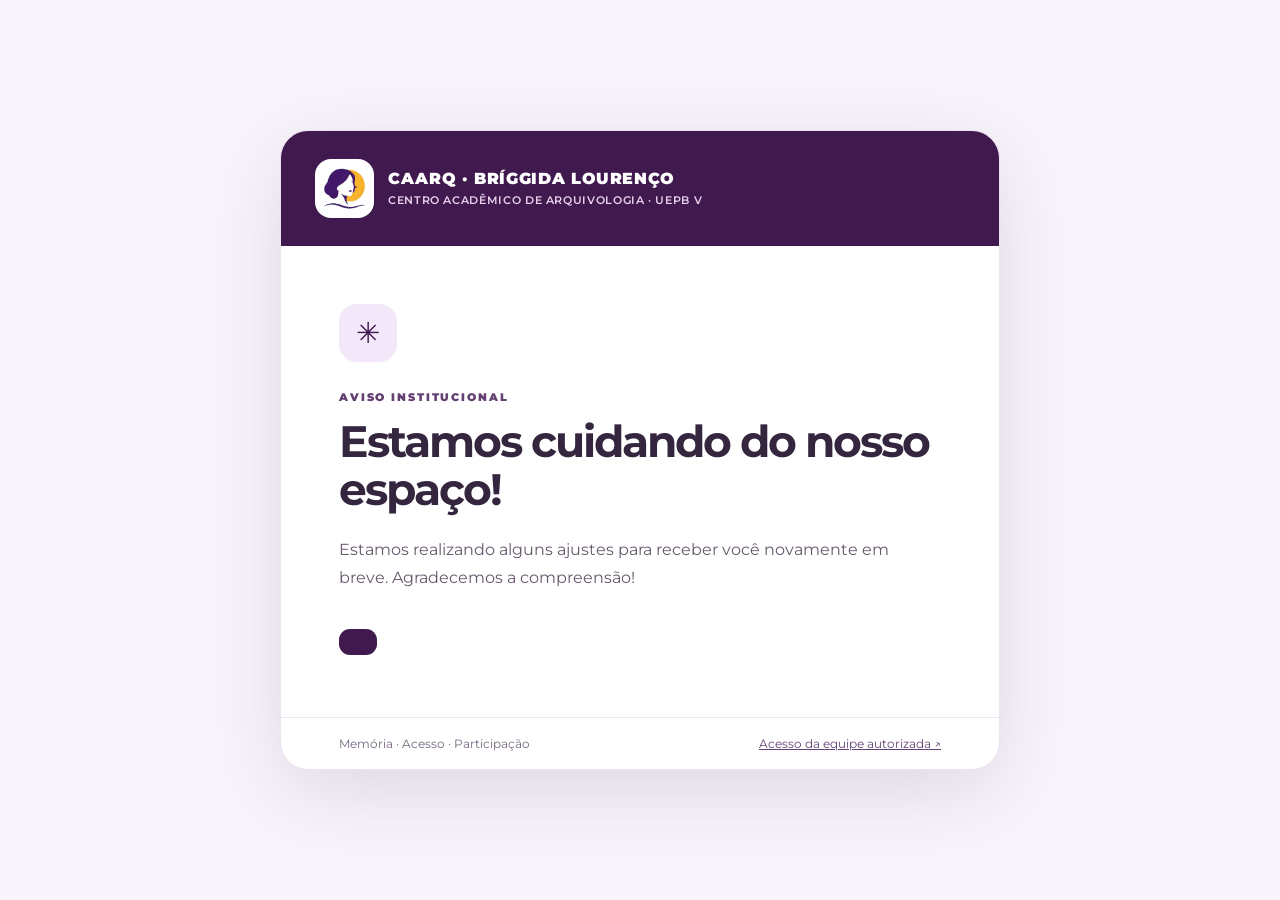
<file: manutencao/index.html>
<!doctype html>
<html lang="pt-BR">
<head>
  <meta charset="utf-8">
  <meta name="viewport" content="width=device-width,initial-scale=1">
  <meta name="robots" content="noindex,nofollow">
  <meta name="theme-color" content="#40194f">
  <title>CAARQ · Em manutenção</title>
  <link rel="icon" href="../logo-caarq.png">
  <link rel="preconnect" href="https://fonts.googleapis.com">
  <link href="https://fonts.googleapis.com/css2?family=Montserrat:wght@400;500;600;700;800;900&display=swap" rel="stylesheet">
  <style>
    :root{color-scheme:light;--p:#40194f;--y:#ffd541;--text:#352640}
    *{box-sizing:border-box}body{margin:0;min-height:100svh;font-family:Montserrat,Arial,sans-serif;background:#f9f5fc;color:var(--text);display:grid;place-items:center;padding:30px 18px}
    .panel{width:min(720px,100%);background:#fff;border:1px solid #ece2f1;border-radius:28px;overflow:hidden;box-shadow:0 22px 85px rgba(46,19,68,.13)}
    .top{background:var(--p);color:#fff;padding:28px 34px;display:flex;align-items:center;gap:14px}
    .top img{width:59px;height:59px;object-fit:contain;background:#fff;border-radius:16px;padding:5px}
    .brand{font-size:16px;font-weight:900;letter-spacing:.04em}.brand small{display:block;color:#e7d2ee;font-size:11px;margin-top:5px;font-weight:600}
    .content{padding:clamp(25px,5vw,58px)}.icon{width:58px;height:58px;border-radius:18px;background:#f3e8fa;display:grid;place-items:center;color:var(--p);font-size:29px;margin-bottom:24px}
    .eyebrow{font-size:11px;letter-spacing:.17em;font-weight:900;color:#654172;text-transform:uppercase}
    h1{font-size:clamp(28px,5vw,44px);letter-spacing:-.045em;line-height:1.1;margin:12px 0 22px}p{line-height:1.8;white-space:pre-wrap;overflow-wrap:anywhere;color:#67586c}
    .return{margin:18px 0 0;font-weight:700;color:#493252}.btn{display:inline-flex;align-items:center;background:var(--p);padding:13px 19px;border-radius:11px;color:white;text-decoration:none;font-weight:800;font-size:13px;margin-top:20px}
    .bottom{border-top:1px solid #eee6f2;padding:18px clamp(25px,5vw,58px);display:flex;gap:12px;justify-content:space-between;align-items:center;flex-wrap:wrap;font-size:12px;color:#76667e}
    .bottom a{color:#604177;text-decoration:underline}a:focus-visible{outline:3px solid #c18be0;outline-offset:4px}
  </style>
</head>
<body>
  <main class="panel">
    <header class="top"><img src="../logo-caarq.png" alt="Logo do CAARQ"><div class="brand">CAARQ · BRÍGGIDA LOURENÇO<small>CENTRO ACADÊMICO DE ARQUIVOLOGIA · UEPB V</small></div></header>
    <section class="content">
      <div class="icon" aria-hidden="true">✳</div>
      <span class="eyebrow">Aviso institucional</span>
      <h1 id="noticeTitle">Estamos cuidando do nosso espaço!</h1>
      <p id="noticeMessage">Estamos realizando alguns ajustes para receber você novamente em breve. Agradecemos a compreensão!</p>
      <p class="return" id="noticeReturn" hidden></p>
      <a id="noticeContact" class="btn" hidden rel="noopener noreferrer" target="_blank"></a>
    </section>
    <footer class="bottom"><span>Memória · Acesso · Participação</span><a href="../admin/">Acesso da equipe autorizada ↗</a></footer>
  </main>
  <script>
    (async function(){
      const base='https://aeipjioeqfcuqbacbcym.supabase.co/rest/v1/caarq_manutencao?select=ativo,titulo,mensagem,previsao,contato_texto,contato_url&id=eq.1';
      const apiKey='sb_publishable_isTW4KzTw4bA7m82awH0BA_oG98M7qt';
      const preview=new URLSearchParams(location.search).get('preview')==='1';
      const abort=new AbortController();const t=setTimeout(()=>abort.abort(),6500);
      try{
        const response=await fetch(base,{headers:{apikey:apiKey},cache:'no-store',signal:abort.signal});
        if(!response.ok)throw new Error('status '+response.status);
        const data=(await response.json())?.[0];
        if(!data)return;
        if(data.ativo!==true&&!preview){location.replace('../');return;}
        document.getElementById('noticeTitle').textContent=data.titulo||'Estamos cuidando do nosso espaço!';
        document.getElementById('noticeMessage').textContent=data.mensagem||'Voltamos em breve!';
        const returnText=document.getElementById('noticeReturn');
        if(data.previsao){returnText.textContent=data.previsao;returnText.hidden=false;}
        let url=null;try{const u=new URL(data.contato_url);if(u.protocol==='https:')url=u.href;}catch{}
        if(url&&data.contato_texto){const link=document.getElementById('noticeContact');link.href=url;link.textContent=data.contato_texto;link.hidden=false;}
      }catch(err){console.warn('CAARQ: aviso temporariamente indisponível',err);}
      finally{clearTimeout(t);}
    })();
  </script>
</body>
</html>
</file>
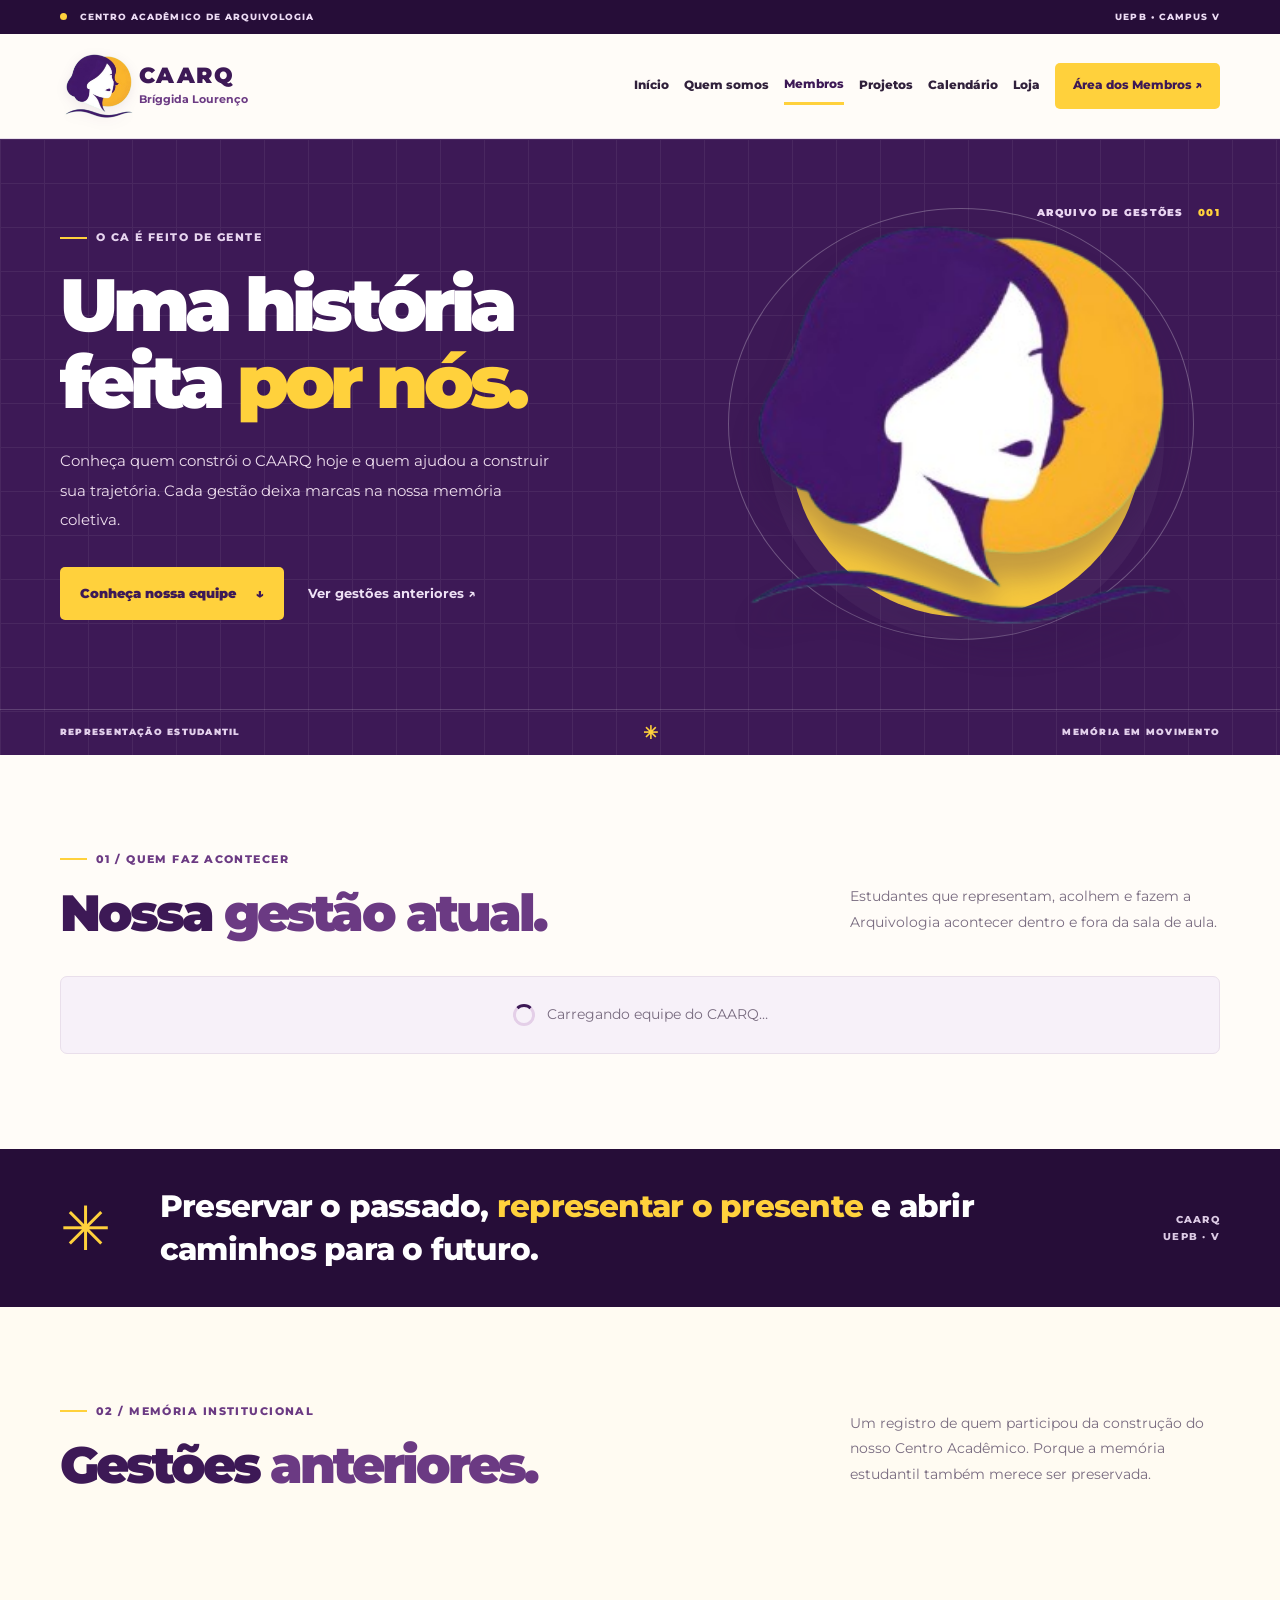
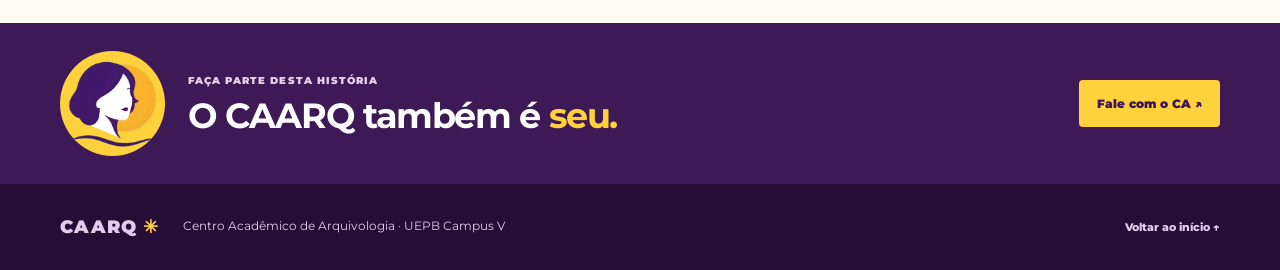
<file: membros/index.html>
<!DOCTYPE html>

<html lang="pt-BR">
<head>
<meta charset="utf-8"/>
<meta content="width=device-width, initial-scale=1" name="viewport"/>
<meta content="#3d1956" name="theme-color"/>
<meta content="Conheça a equipe do Centro Acadêmico de Arquivologia da UEPB, Campus V, e o histórico de suas gestões." name="description"/>
<title>Nossa Equipe | CAARQ Bríggida Lourenço</title>
<link href="https://fonts.googleapis.com" rel="preconnect"/>
<link crossorigin="" href="https://fonts.gstatic.com" rel="preconnect"/>
<link href="https://fonts.googleapis.com/css2?family=Montserrat:wght@400;500;600;700;800;900&amp;display=swap" rel="stylesheet"/>
<link href="style.css?v=17-organograma" rel="stylesheet"/>
<script src="../maintenance-boot.js?v=21-manutencao"></script>
<script src="../theme-boot.js?v=20-bomdia" data-caarq-page="members"></script>
</head>
<body>
<a class="skip" href="#gestaoAtual">Pular para integrantes</a>
<div class="topline"><div class="wrap"><span><i></i> CENTRO ACADÊMICO DE ARQUIVOLOGIA</span><span>UEPB • CAMPUS V</span></div></div>
<header class="site-header">
<div class="wrap nav">
<a aria-label="CAARQ - voltar à página inicial" class="brand" href="../">
<img alt="Símbolo oficial do CAARQ" height="78" onerror="this.onerror=null;this.src='logo-caarq.png'" src="../logo-caarq.png" width="78"/>
<span><strong>CAARQ</strong><small>Bríggida Lourenço</small></span>
</a>
<nav aria-label="Navegação" class="nav-links"><a href="../">Início</a><a href="../#sobre">Quem somos</a><a aria-current="page" class="selected" href="./">Membros</a><a href="../projetos/">Projetos</a><a href="../projetos/#calendario">Calendário</a><a href="../loca/">Loja</a><a class="nav-back" href="../admin/">Área dos Membros ↗</a></nav>
</div>
</header>
<main>
<section aria-labelledby="heroTitle" class="hero">
<div class="wrap hero-grid">
<div class="hero-copy">
<p class="eyebrow"><span></span> O CA É FEITO DE GENTE</p>
<h1 id="heroTitle">Uma história<br/>feita <em>por nós.</em></h1>
<p class="lead">Conheça quem constrói o CAARQ hoje e quem ajudou a construir sua trajetória. Cada gestão deixa marcas na nossa memória coletiva.</p>
<div class="hero-actions"><a class="btn-primary" href="#gestaoAtual">Conheça nossa equipe <span>↓</span></a><a class="text-action" href="#historico">Ver gestões anteriores ↗</a></div>
</div>
<div aria-label="Identidade visual do CAARQ" class="hero-symbol">
<div class="hero-sun"></div>
<div class="hero-ring"></div>
<img alt="" height="450" onerror="this.onerror=null;this.src='logo-caarq.png'" src="../logo-caarq.png" width="450"/>
<div class="note top-note">ARQUIVO DE GESTÕES <span>001</span></div>
</div>
</div>
<div class="hero-rule"><div class="wrap"><span>REPRESENTAÇÃO ESTUDANTIL</span><span>✳</span><span>MEMÓRIA EM MOVIMENTO</span></div></div>
</section>
<section aria-labelledby="currentTitle" class="current-section section-pad" id="gestaoAtual">
<div class="wrap">
<div class="section-heading">
<div><p class="eyebrow dark"><span></span> 01 / QUEM FAZ ACONTECER</p><h2 id="currentTitle">Nossa <em>gestão atual.</em></h2></div>
<p>Estudantes que representam, acolhem e fazem a Arquivologia acontecer dentro e fora da sala de aula.</p>
</div>
<div aria-live="polite" class="status loading" id="liveNotice" role="status"><span aria-hidden="true" class="mini-spinner"></span> Carregando equipe do CAARQ…</div>
<div class="current-meta" hidden="" id="currentMeta"></div>
<div aria-live="polite" class="organogram" id="currentMembers"></div>
</div>
</section>
<section class="quote-band"><div class="wrap quote-grid"><span class="star">✳</span><p>Preservar o passado, <em>representar o presente</em> e abrir caminhos para o futuro.</p><span class="quote-end">CAARQ<br/>UEPB · V</span></div></section>
<section aria-labelledby="historyTitle" class="history-section section-pad" id="historico">
<div class="wrap">
<div class="section-heading history-head">
<div><p class="eyebrow dark"><span></span> 02 / MEMÓRIA INSTITUCIONAL</p><h2 id="historyTitle">Gestões <em>anteriores.</em></h2></div>
<p>Um registro de quem participou da construção do nosso Centro Acadêmico. Porque a memória estudantil também merece ser preservada.</p>
</div>
<div aria-live="polite" class="history-list" id="historyList"></div>
</div>
</section>
<section class="end-banner"><div class="wrap end-layout"><img alt="" height="105" onerror="this.onerror=null;this.src='logo-caarq.png'" src="../logo-caarq.png" width="105"/><div><p>FAÇA PARTE DESTA HISTÓRIA</p><h2>O CAARQ também é <em>seu.</em></h2></div><a href="../#contato">Fale com o CA ↗</a></div></section>
</main>
<dialog id="memberDialog" class="member-dialog" aria-labelledby="memberDialogName">
  <button type="button" id="closeMemberDialog" class="member-dialog-close" aria-label="Fechar apresentação">×</button>
  <div id="memberDialogContent"></div>
</dialog>
<footer class="footer"><div class="wrap foot-inner"><span>CAARQ <b>✳</b></span><small>Centro Acadêmico de Arquivologia · UEPB Campus V</small><a href="../">Voltar ao início ↑</a></div></footer>
<script src="script.js?v=17-organograma" type="module"></script>
</body>
</html>
</file>
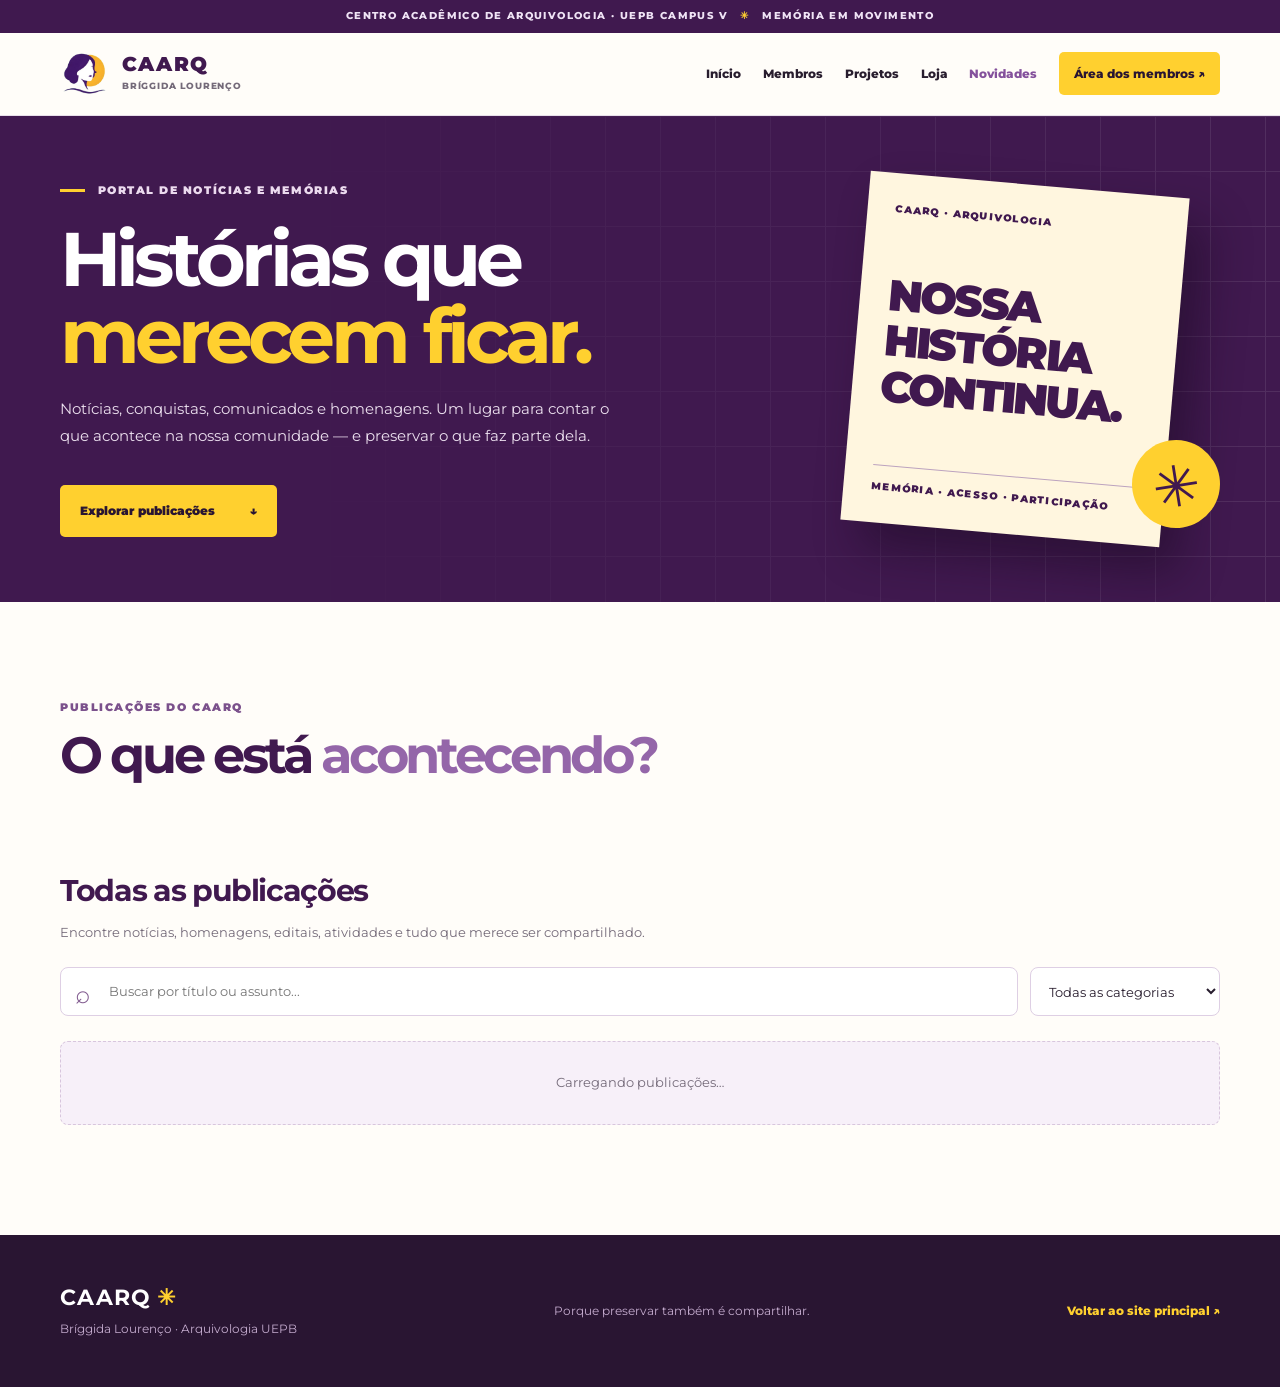
<file: novidades/index.html>
<!doctype html>
<html lang="pt-BR">
<head>
  <meta charset="utf-8">
  <meta name="viewport" content="width=device-width,initial-scale=1">
  <meta name="theme-color" content="#40194f">
  <meta name="description" content="Notícias, homenagens, oportunidades e comunicados do Centro Acadêmico de Arquivologia Bríggida Lourenço — UEPB Campus V.">
  <title>Novidades e Memórias | CAARQ Bríggida Lourenço</title>
  <link rel="icon" href="../logo-caarq.png">
  <link rel="preconnect" href="https://fonts.googleapis.com">
  <link rel="preconnect" href="https://fonts.gstatic.com" crossorigin>
  <link href="https://fonts.googleapis.com/css2?family=Montserrat:wght@400;500;600;700;800;900&display=swap" rel="stylesheet">
  <link rel="stylesheet" href="style.css?v=18-final">
<script src="../maintenance-boot.js?v=21-manutencao"></script>
<script src="../theme-boot.js?v=20-bomdia" data-caarq-page="news"></script>
</head>
<body>
<div class="tiny-bar">CENTRO ACADÊMICO DE ARQUIVOLOGIA · UEPB CAMPUS V <span>✳</span> MEMÓRIA EM MOVIMENTO</div>
<header class="header"><div class="wrap nav">
  <a class="brand" href="../" aria-label="CAARQ — página inicial"><img src="../logo-caarq.png" alt="Logo do CAARQ"><span><strong>CAARQ</strong><small>BRÍGGIDA LOURENÇO</small></span></a>
  <button class="hamburger" type="button" id="navButton" aria-expanded="false" aria-controls="navLinks">☰ Menu</button>
  <nav id="navLinks" aria-label="Navegação principal"><a href="../">Início</a><a href="../membros/">Membros</a><a href="../projetos/">Projetos</a><a href="../loca/">Loja</a><a class="current" href="./" aria-current="page">Novidades</a><a class="admin-link" href="../admin/">Área dos membros ↗</a></nav>
</div></header>
<main>
  <section class="hero" id="hero"><img id="blogHeroImage" class="blog-hero-image" alt="" hidden><div class="wrap hero-content"><div>
    <div class="eyebrow"><span class="yellow-line"></span> <span id="blogHeroKicker">PORTAL DE NOTÍCIAS E MEMÓRIAS</span></div>
    <h1><span id="blogHeroStart">Histórias que</span><br><em id="blogHeroHighlight">merecem ficar.</em></h1>
    <p id="blogHeroDescription">Notícias, conquistas, comunicados e homenagens. Um lugar para contar o que acontece na nossa comunidade — e preservar o que faz parte dela.</p>
    <a class="hero-button" href="#publicacoes">Explorar publicações <span>↓</span></a>
  </div><div class="hero-visual" aria-hidden="true"><div class="hero-paper"><span>CAARQ · ARQUIVOLOGIA</span><strong>NOSSA<br>HISTÓRIA<br>CONTINUA.</strong><span>MEMÓRIA · ACESSO · PARTICIPAÇÃO</span></div><div class="hero-seal">✳</div></div></div></section>
  <div class="wrap content-area" id="publicacoes">
    <div id="listing" aria-live="polite">
      <div class="section-top"><div><p class="eyebrow dark">PUBLICAÇÕES DO CAARQ</p><h2>O que está <em>acontecendo?</em></h2></div><span class="counter" id="postCount"></span></div>
      <section id="featuredSection" hidden aria-labelledby="featuredTitle"><div class="block-label"><h3 id="featuredTitle">Em destaque <span>✳</span></h3></div><div id="featuredCard"></div></section>
      <div class="feed-heading"><h3>Todas as publicações</h3><p>Encontre notícias, homenagens, editais, atividades e tudo que merece ser compartilhado.</p></div>
      <div class="filters"><label class="search-wrap"><span aria-hidden="true">⌕</span><span class="sr-only">Buscar notícias</span><input id="search" type="search" placeholder="Buscar por título ou assunto..."></label><label class="category-wrap"><span class="sr-only">Filtrar por categoria</span><select id="category"><option value="">Todas as categorias</option></select></label></div>
      <div id="status" class="status" role="status">Carregando publicações…</div>
      <div id="grid" class="post-grid"></div>
      <button id="more" class="more" type="button" hidden>Mostrar mais publicações ↓</button>
    </div>
    <article id="article" class="article" hidden aria-labelledby="articleTitle"><a class="back" href="./">← Voltar às novidades</a><div class="article-eyebrow" id="articleMeta"></div><h1 id="articleTitle"></h1><p class="article-lead" id="articleLead"></p><figure class="article-cover" id="articleCover" hidden><img id="articleImage" alt=""><figcaption id="articleImageCaption"></figcaption></figure><div class="article-body" id="articleBody"></div><div class="article-gallery" id="articleGallery" hidden><h2>Galeria de imagens</h2><div id="articlePhotos" class="photo-grid"></div></div><div id="articleAction" class="article-action" hidden></div><div class="article-bottom"><p>Uma publicação do Centro Acadêmico de Arquivologia — UEPB Campus V.</p><button id="share" type="button">Compartilhar esta publicação ↗</button></div><div id="articleError" role="status" class="status" hidden></div></article>
  </div>
</main>
<footer><div class="wrap footer-inner"><div><strong>CAARQ <span>✳</span></strong><p>Bríggida Lourenço · Arquivologia UEPB</p></div><p>Porque preservar também é compartilhar.</p><a href="../">Voltar ao site principal ↗</a></div></footer>
<dialog id="lightbox" class="lightbox" aria-label="Fotografia ampliada"><form method="dialog"><button class="lightbox-close" aria-label="Fechar imagem" type="submit">✕</button></form><img alt="" id="lightboxImage"><p id="lightboxCaption"></p></dialog>
<script type="module" src="script.js?v=18-final"></script>
</body>
</html>
</file>
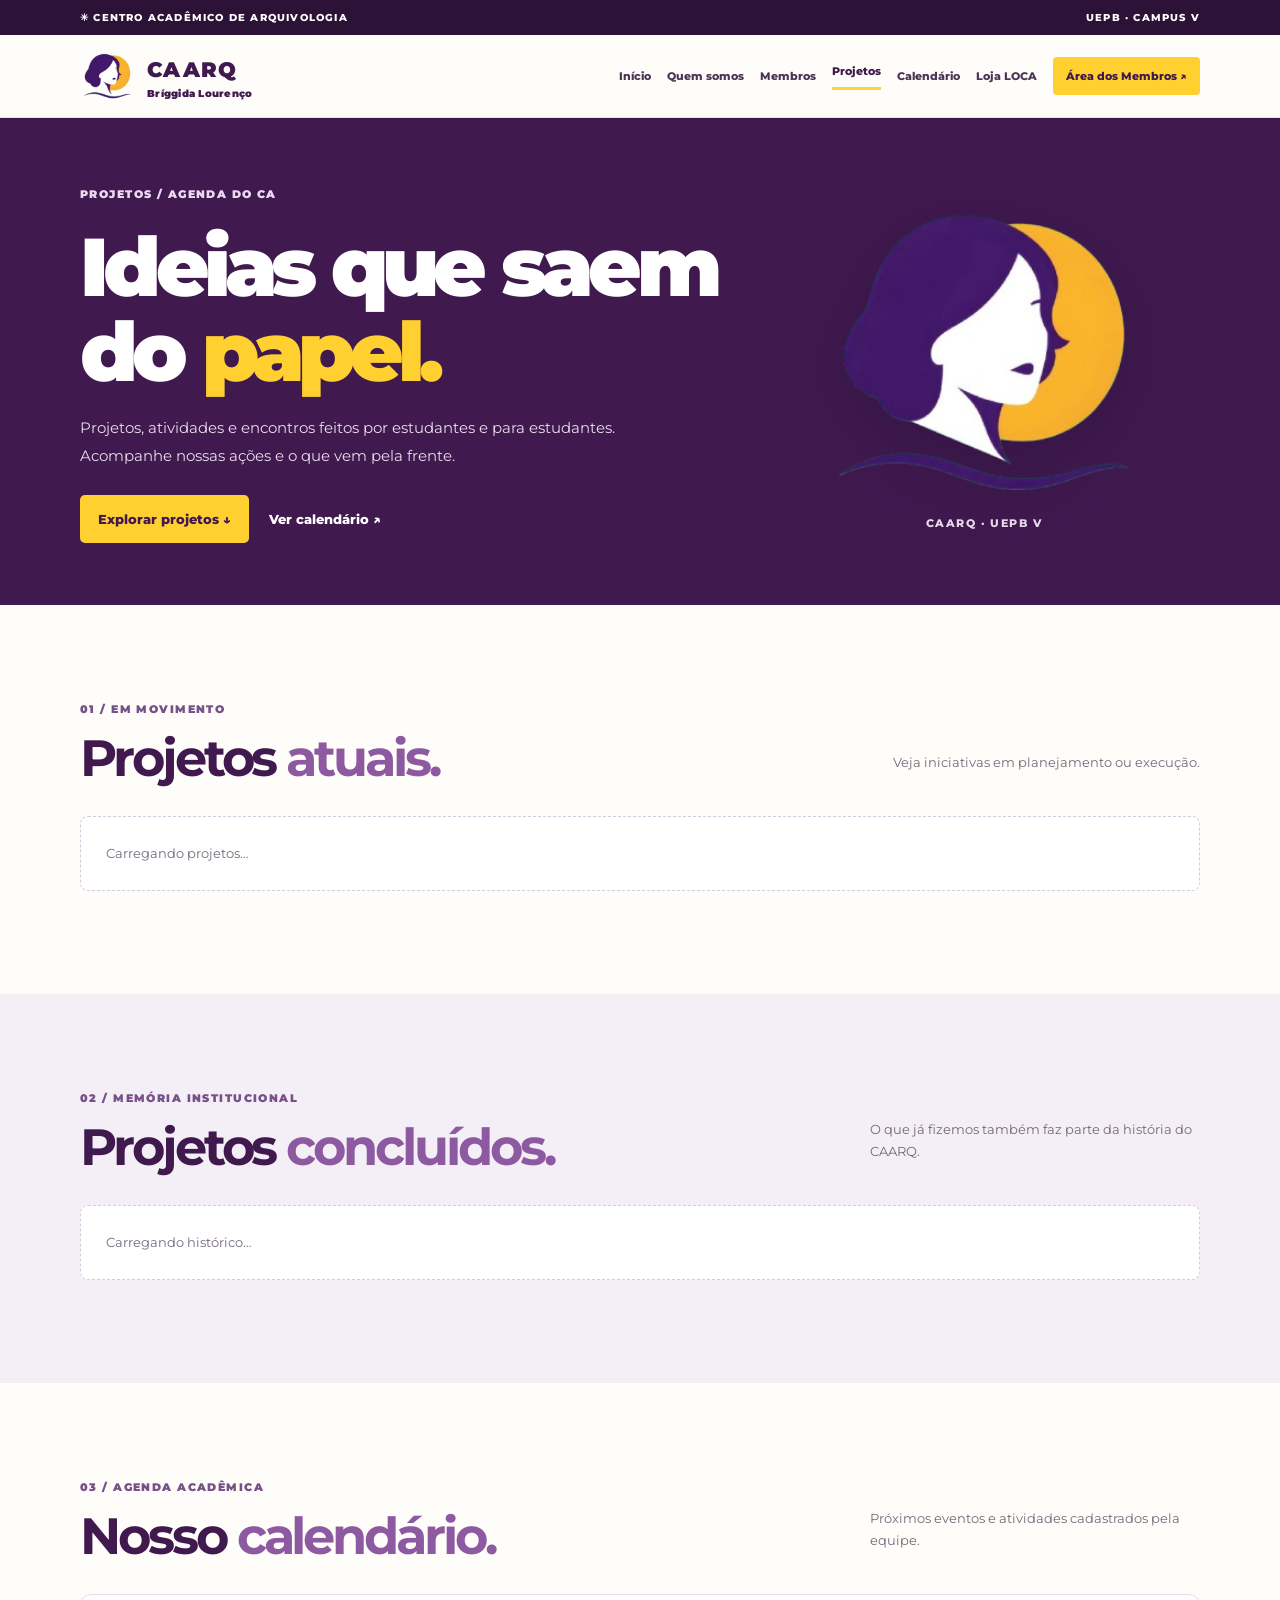
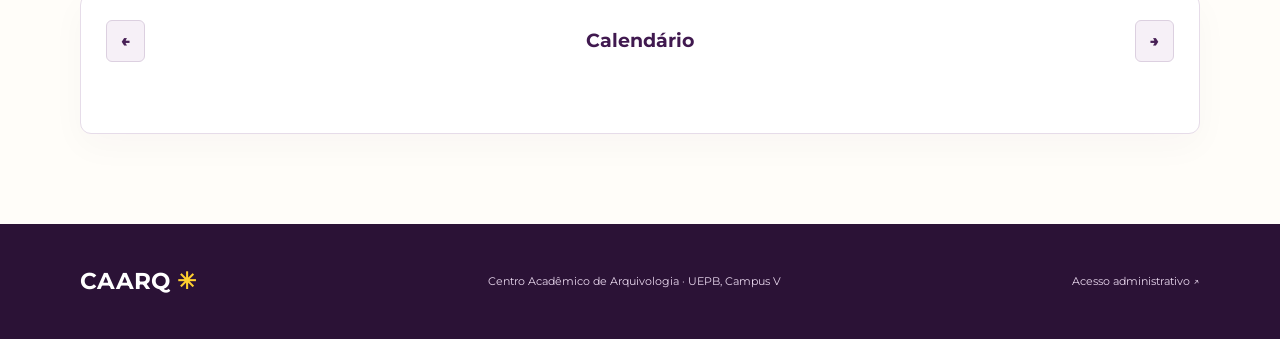
<file: projetos/index.html>
<!DOCTYPE html>

<html lang="pt-BR"><head><meta charset="utf-8"/><meta content="width=device-width, initial-scale=1" name="viewport"/><meta content="#40194f" name="theme-color"/><meta content="Projetos, eventos e calendário do CAARQ — Arquivologia UEPB Campus V." name="description"/><title>Projetos e calendário | CAARQ</title><link href="https://fonts.googleapis.com" rel="preconnect"/><link crossorigin="" href="https://fonts.gstatic.com" rel="preconnect"/><link href="https://fonts.googleapis.com/css2?family=Montserrat:wght@400;500;600;700;800;900&amp;display=swap" rel="stylesheet"/><link href="style.css?v=6-aparencia" rel="stylesheet"/><script src="../maintenance-boot.js?v=21-manutencao"></script>
<script src="../theme-boot.js?v=20-bomdia" data-caarq-page="projects"></script>
</head>
<body>
<div class="topline"><div class="wrap"><span>✳ CENTRO ACADÊMICO DE ARQUIVOLOGIA</span><span>UEPB · CAMPUS V</span></div></div>
<header class="header"><div class="wrap nav"><a class="brand" href="../"><img alt="Logo do CAARQ" src="../logo-caarq.png"/><span>CAARQ <small>Bríggida Lourenço</small></span></a><nav aria-label="Menu"><a href="../">Início</a><a href="../#sobre">Quem somos</a><a href="../membros/">Membros</a><a aria-current="page" href="#projetos">Projetos</a><a href="#calendario">Calendário</a><a href="../loca/">Loja LOCA</a><a class="admin-link" href="../admin/">Área dos Membros ↗</a></nav></div></header>
<main>
<section class="hero"><div class="wrap hero-inner"><div><span class="eyebrow">PROJETOS / AGENDA DO CA</span><h1>Ideias que saem<br/>do <em>papel.</em></h1><p>Projetos, atividades e encontros feitos por estudantes e para estudantes. Acompanhe nossas ações e o que vem pela frente.</p><div class="hero-actions"><a href="#projetos">Explorar projetos ↓</a><a href="#calendario">Ver calendário ↗</a></div></div><div class="hero-logo"><img alt="" src="../logo-caarq.png"/><span>CAARQ · UEPB V</span></div></div></section>
<section class="section wrap" id="projetos"><div class="section-heading"><div><span class="eyebrow dark">01 / EM MOVIMENTO</span><h2>Projetos <em>atuais.</em></h2></div><p>Veja iniciativas em planejamento ou execução.</p></div><div class="cards" id="projectsList"><p class="status">Carregando projetos…</p></div></section>
<section class="section alt" id="concluidos"><div class="wrap"><div class="section-heading"><div><span class="eyebrow dark">02 / MEMÓRIA INSTITUCIONAL</span><h2>Projetos <em>concluídos.</em></h2></div><p>O que já fizemos também faz parte da história do CAARQ.</p></div><div class="cards" id="completedList"><p class="status">Carregando histórico…</p></div></div></section>
<section class="section wrap" id="calendario"><div class="section-heading"><div><span class="eyebrow dark">03 / AGENDA ACADÊMICA</span><h2>Nosso <em>calendário.</em></h2></div><p>Próximos eventos e atividades cadastrados pela equipe.</p></div><div class="calendar-panel"><div class="calendar-head"><button aria-label="Mês anterior" id="prevMonth" type="button">←</button><h3 id="monthTitle">Calendário</h3><button aria-label="Mês seguinte" id="nextMonth" type="button">→</button></div><div aria-label="Dias do mês" class="calendar-grid" id="calendarGrid"></div><div class="event-list" id="monthEvents"></div></div></section>
</main><footer><div class="wrap footer"><strong>CAARQ <span>✳</span></strong><span>Centro Acadêmico de Arquivologia · UEPB, Campus V</span><a href="../admin/">Acesso administrativo ↗</a></div></footer><script src="script.js?v=6-aparencia" type="module"></script></body></html>
</file>
<file: style.css>
/* CAARQ — versão corrigida: layout responsivo e estilos sem dependências */
:root {
  --purple:#40194f; --purple-dark:#2b1236; --purple-mid:#65417a;
  --yellow:#ffd02f; --cream:#fff9e8; --paper:#fffdf9; --lilac:#f2eaf5;
  --ink:#281d2e; --muted:#716677; --line:#e7ddeb;
  --font:"Montserrat", Arial, sans-serif;
}
* { box-sizing:border-box; }
html { scroll-behavior:smooth; scroll-padding-top:100px; }
body { margin:0; background:var(--paper); color:var(--ink); font-family:var(--font); font-size:16px; line-height:1.65; overflow-x:hidden; }
img { max-width:100%; height:auto; }
a { color:inherit; text-decoration:none; }
button { font:inherit; }
p,h1,h2,h3 { margin-top:0; }
h1,h2,h3 { color:var(--purple); line-height:1.12; letter-spacing:-.045em; }
h1 { font-size:clamp(2.8rem,5.2vw,5rem); margin:20px 0; font-weight:800; }
h2 { font-size:clamp(2.2rem,4vw,3.8rem); margin-bottom:20px; font-weight:800; }
h3 { font-size:1.3rem; margin-bottom:12px; }
.container { width:min(1160px,calc(100% - 48px)); margin-inline:auto; }
.section-pad { padding:100px 0; }
.announcement { background:var(--purple); color:#fff; padding:9px 18px; text-align:center; font-size:.72rem; letter-spacing:.08em; font-weight:700; }
.announcement-dot { display:inline-block; width:7px; height:7px; background:var(--yellow); border-radius:50%; margin-right:9px; }
.site-header { position:sticky; top:0; z-index:20; background:rgba(255,253,249,.97); border-bottom:1px solid var(--line); }
.nav-wrap { min-height:82px; display:flex; align-items:center; justify-content:space-between; gap:24px; }
.brand { display:flex; align-items:center; gap:11px; flex-shrink:0; }
.brand img { width:48px; height:48px; object-fit:contain; }
.brand strong { display:block; color:var(--purple); font-size:1.25rem; line-height:1.1; letter-spacing:.06em; font-weight:900; }
.brand small { display:block; color:var(--muted); font-size:.7rem; font-weight:600; margin-top:4px; }
.main-nav { display:flex; align-items:center; gap:clamp(12px,2vw,28px); }
.main-nav>a { font-size:.82rem; font-weight:700; color:#514258; }
.main-nav>a:hover,.text-link:hover,.arrow-link:hover { color:var(--purple-mid); }
.nav-cta { background:var(--yellow); color:var(--purple)!important; padding:12px 16px; border-radius:5px; }
.menu-toggle { display:none; }
.hero { position:relative; overflow:hidden; color:white; background:var(--purple); }
.hero-grid { position:absolute; inset:0; opacity:.12; background-image:linear-gradient(#fff 1px,transparent 1px),linear-gradient(90deg,#fff 1px,transparent 1px); background-size:46px 46px; mask-image:linear-gradient(90deg,transparent,#000); pointer-events:none; }
.hero-orbit { position:absolute; border:1px solid #ffffff22; border-radius:50%; pointer-events:none; }
.orbit-one { width:540px; height:540px; right:-170px; top:-170px; }
.orbit-two { width:360px; height:360px; right:-80px; top:-80px; }
.hero-layout { position:relative; z-index:1; display:grid; grid-template-columns:1fr 1fr; align-items:center; gap:48px; min-height:620px; padding-top:55px; padding-bottom:65px; }
.hero-copy { min-width:0; }
.eyebrow,.kicker { color:var(--purple-mid); font-size:.75rem; font-weight:800; letter-spacing:.12em; text-transform:uppercase; }
.hero .eyebrow { color:#e5d6ed; display:flex; align-items:center; gap:10px; }
.eyebrow-line { width:28px; height:2px; background:var(--yellow); }
.hero h1 { color:white; }
.hero h1 em { color:var(--yellow); font-style:normal; }
.hero-lead { max-width:530px; color:#e5d9eb; font-size:1rem; line-height:1.8; }
.hero-actions { display:flex; flex-wrap:wrap; align-items:center; gap:24px; margin-top:30px; }
.button { display:inline-flex; align-items:center; justify-content:center; gap:18px; padding:15px 20px; border-radius:4px; font-size:.85rem; font-weight:800; transition:transform .2s,background .2s; }
.button:hover { transform:translateY(-2px); }
.button-yellow { background:var(--yellow); color:var(--purple); }
.text-link { color:white; font-size:.85rem; font-weight:700; }
.hero-note { display:flex; gap:12px; align-items:center; margin-top:38px; color:#d9cbe2; font-size:.8rem; }
.note-symbol { color:var(--yellow); font-size:1.8rem; }
.hero-art { min-width:0; height:470px; position:relative; isolation:isolate; }
.art-backdrop { position:absolute; inset:25px 20px 35px 30px; background:#59336a; border:1px solid #ffffff2a; border-radius:4px; transform:rotate(2deg); }
.art-label { position:absolute; z-index:5; color:#e8d9ee; font-size:.65rem; font-weight:800; letter-spacing:.1em; display:flex; justify-content:space-between; gap:18px; }
.label-top { top:8px; left:35px; right:25px; }.label-bottom { bottom:10px; left:30px; right:25px; }
.folder { position:absolute; width:190px; height:245px; background:#e9c64a; border-radius:4px; left:12px; top:95px; transform:rotate(-10deg); box-shadow:0 20px 40px #1e0b2a55; }
.folder-tab { position:absolute; width:90px; height:25px; top:-15px; left:15px; background:#e9c64a; border-radius:5px 5px 0 0; }
.folder-lines { position:absolute; inset:42px 22px; border-top:2px solid #9c7d24; border-bottom:2px solid #9c7d24; opacity:.7; }
.document { position:absolute; width:205px; height:280px; padding:22px; background:#fffdf7; color:var(--purple); box-shadow:0 20px 40px #1e0b2a55; }
.document-back { right:14px; top:40px; transform:rotate(9deg); }
.document-front { z-index:3; left:calc(50% - 105px); top:95px; transform:rotate(3deg); }
.doc-stamp { display:inline-block; border:2px solid var(--purple); padding:4px 7px; font-size:.65rem; font-weight:900; }
.doc-rule { height:4px; background:#ded5e2; margin-top:14px; width:100%; }.doc-rule.short { width:50%; }.doc-rule.medium { width:72%; }
.doc-seal { margin-top:35px; text-align:right; color:#b6a1c2; font-size:2rem; }
.doc-topline,.doc-footer { display:flex; justify-content:space-between; gap:8px; font-size:.52rem; font-weight:800; letter-spacing:.06em; }
.doc-title { font-size:1.25rem; font-weight:500; line-height:1.15; margin:32px 0 20px; }.doc-title b { font-weight:900; }
.doc-footer { position:absolute; bottom:20px; left:22px; right:22px; border-top:1px solid #ded5e2; padding-top:10px; font-size:.43rem; }
.yellow-disc { position:absolute; z-index:4; width:90px; height:90px; right:0; bottom:55px; display:grid; place-items:center; border-radius:50%; background:var(--yellow); color:var(--purple); font-size:2.7rem; box-shadow:0 12px 25px #1e0b2a33; }
.art-caption { position:absolute; z-index:5; left:0; bottom:20px; color:white; font-size:.75rem; line-height:1.5; }
.caption-mark { color:var(--yellow); font-size:1.4rem; margin-right:5px; }
.hero-bottomline { position:relative; z-index:1; border-top:1px solid #ffffff26; }
.hero-bottomline .container { min-height:43px; display:flex; align-items:center; justify-content:space-between; gap:16px; font-size:.65rem; letter-spacing:.1em; font-weight:800; color:#d8c7e0; }
.hero-bottomline .line { height:1px; flex:1; background:#ffffff2b; }
.intro { background:var(--paper); }
.intro-layout { display:grid; grid-template-columns:90px 1.4fr .8fr; gap:36px; align-items:start; }
.section-index { display:flex; flex-direction:column; align-items:flex-start; gap:10px; color:var(--purple); }
.section-index>span { font-size:1.7rem; font-weight:800; }
.section-index i { display:block; width:28px; height:3px; background:var(--yellow); }
.section-index small { font-size:.62rem; font-weight:800; letter-spacing:.1em; }
.intro-main .kicker { margin-bottom:15px; }.intro-main h2 { font-size:clamp(2rem,3.3vw,3.2rem); }
.intro-main h2 span,.section-heading h2 span,.shop-copy h2 span { color:var(--purple-mid); }
.intro-aside { padding-top:30px; }.intro-aside p { color:var(--muted); font-size:.95rem; line-height:1.8; }
.arrow-link { display:inline-flex; align-items:center; gap:12px; color:var(--purple); font-size:.85rem; font-weight:800; }
.values-row { display:grid; grid-template-columns:repeat(3,minmax(0,1fr)); gap:16px; margin-top:55px; }
.value-card { position:relative; min-height:245px; padding:27px; border-radius:6px; overflow:hidden; }
.value-purple { background:var(--purple); color:white; }.value-yellow { background:var(--yellow); color:var(--purple); }.value-cream { background:var(--cream); border:1px solid var(--line); color:var(--purple); }
.value-number { font-size:.7rem; font-weight:800; opacity:.7; }.value-icon { float:right; font-size:1.5rem; }.value-card h3 { margin-top:48px; margin-bottom:10px; font-size:1.6rem; }.value-purple h3 { color:white; }.value-card p { margin-bottom:0; font-size:.9rem; line-height:1.7; opacity:.85; }
.manifesto { background:var(--purple-dark); color:white; position:relative; overflow:hidden; }
.manifesto-layout { display:grid; grid-template-columns:90px 1fr 240px; gap:35px; align-items:center; }
.section-index.light { color:#fff; }.manifesto-copy .kicker { color:#d5c2df; }.manifesto-copy h2 { color:white; font-size:clamp(2.2rem,4vw,3.8rem); }.manifesto-copy h2 em { color:var(--yellow); font-style:normal; }.manifesto-lead { max-width:650px; color:#dfd1e6; font-size:.95rem; line-height:1.85; margin-bottom:28px; }
.manifesto-stamp { width:210px; height:210px; border:1px solid #ffffff55; border-radius:50%; display:flex; flex-direction:column; align-items:center; justify-content:center; color:white; transform:rotate(8deg); position:relative; }
.manifesto-stamp span { font-size:.8rem; letter-spacing:.18em; font-weight:800; }.manifesto-stamp b { font-size:4.6rem; line-height:1; color:var(--yellow); }.manifesto-stamp small { font-size:.6rem; letter-spacing:.12em; }.manifesto-stamp i { position:absolute; right:15px; top:15px; color:var(--yellow); font-style:normal; font-size:1.8rem; }
.manifesto-footer { margin-top:70px; border-top:1px solid #ffffff22; }.manifesto-footer .container { display:flex; justify-content:space-between; gap:20px; padding-top:20px; color:#d7c4e1; font-size:.65rem; letter-spacing:.1em; font-weight:800; }
.section-heading { display:flex; justify-content:space-between; align-items:end; gap:35px; margin-bottom:42px; }.section-heading h2 { margin-bottom:0; }.heading-side { max-width:420px; color:var(--muted); font-size:.9rem; line-height:1.8; margin-bottom:4px; }
.news-grid { display:grid; grid-template-columns:1.15fr 1fr 1fr; gap:18px; align-items:stretch; }
.news-card { min-width:0; background:white; border:1px solid var(--line); border-radius:6px; overflow:hidden; box-shadow:0 12px 35px #40194f08; }
.news-visual { height:230px; position:relative; overflow:hidden; padding:20px; }.visual-purple { background:var(--purple); color:white; }.visual-yellow { background:var(--yellow); color:var(--purple); }.visual-cream { background:var(--cream); color:var(--purple); }
.visual-chip { display:inline-block; position:relative; z-index:2; padding:6px 8px; background:#ffffff20; color:white; font-size:.6rem; font-weight:800; letter-spacing:.08em; }.chip-dark { background:var(--purple); color:white; }.chip-outline { border:1px solid var(--purple); color:var(--purple); background:transparent; }
.visual-big-type { position:absolute; left:20px; top:70px; font-size:4rem; line-height:1; font-weight:900; letter-spacing:-.08em; }.visual-big-type span { color:var(--yellow); }.visual-spark { position:absolute; right:25px; top:50px; font-size:4rem; color:var(--yellow); }.visual-bottom { position:absolute; bottom:17px; left:20px; right:20px; font-size:.58rem; font-weight:800; letter-spacing:.08em; }.dark-text { color:var(--purple); }
.file-stack { position:absolute; left:35px; top:75px; display:flex; flex-direction:column; gap:7px; transform:rotate(-7deg); }.file-stack span { background:#fffdf2; border:1px solid #40194f25; padding:8px 14px; font-size:.8rem; font-weight:900; box-shadow:0 5px 12px #40194f10; }.visual-stamp { position:absolute; right:25px; top:75px; border:2px solid var(--purple); padding:12px; text-align:center; font-size:.9rem; font-weight:900; transform:rotate(8deg); }
.quote-mark { font-size:5rem; line-height:1; margin-top:20px; color:#d8c6e2; }.quote-copy { position:absolute; left:25px; bottom:42px; font-size:1.6rem; font-weight:500; line-height:1.1; }.quote-copy b { color:var(--purple-mid); }
.news-card-content { padding:23px; }.card-meta { display:flex; justify-content:space-between; gap:10px; padding-bottom:13px; margin-bottom:16px; border-bottom:1px solid var(--line); color:var(--purple-mid); font-size:.62rem; letter-spacing:.08em; font-weight:800; }.news-card h3 { font-size:1.15rem; line-height:1.35; }.news-card p { font-size:.86rem; line-height:1.8; color:var(--muted); margin-bottom:0; }.news-small .arrow-link { margin-top:16px; }
.shop { background:var(--cream); overflow:hidden; }.shop-layout { display:grid; grid-template-columns:.8fr 1.2fr; gap:55px; align-items:center; }.shop-copy h2 { font-size:clamp(2.8rem,5vw,4.2rem); }.shop-copy>p:not(.kicker) { color:var(--muted); max-width:410px; font-size:.95rem; line-height:1.85; margin:20px 0 25px; }
.coming-soon { display:inline-flex; align-items:center; gap:9px; border:1px solid var(--line); padding:10px 12px; font-size:.65rem; font-weight:800; letter-spacing:.1em; color:var(--purple); }.coming-soon span { width:7px; height:7px; background:var(--yellow); border-radius:50%; }
.shop-art { height:365px; position:relative; min-width:0; }.shop-circle { position:absolute; width:320px; height:320px; background:#eadced; border-radius:50%; top:20px; left:50%; transform:translateX(-50%); }
.shop-card { position:absolute; background:white; box-shadow:0 18px 45px #40194f1a; display:flex; align-items:center; justify-content:center; flex-direction:column; gap:13px; border-radius:4px; }.shop-card>span { font-size:.62rem; letter-spacing:.12em; font-weight:800; color:var(--purple); }
.card-shirt { width:165px; height:205px; left:calc(50% - 145px); top:54px; transform:rotate(-8deg); }.shirt-shape { width:100px; height:120px; background:var(--purple); color:var(--yellow); clip-path:polygon(25% 0,40% 0,50% 12%,60% 0,75% 0,100% 20%,83% 40%,72% 32%,72% 100%,28% 100%,28% 32%,17% 40%,0 20%); display:grid; place-content:center; text-align:center; font-size:1.2rem; font-weight:900; line-height:.9; padding-top:12px; }.shirt-shape small { font-size:.9rem; }
.card-tote { width:150px; height:180px; right:calc(50% - 160px); top:24px; transform:rotate(8deg); background:var(--yellow); }.tote-shape { width:82px; height:90px; border:3px solid var(--purple); border-top:0; position:relative; display:grid; place-content:center; text-align:center; font-size:.8rem; font-weight:900; color:var(--purple); }.tote-shape:before { content:""; position:absolute; width:38px; height:27px; border:3px solid var(--purple); border-bottom:0; border-radius:18px 18px 0 0; top:-26px; left:19px; }.tote-shape i { font-style:normal; font-size:1.5rem; }
.card-sticker { width:140px; height:115px; left:calc(50% - 10px); bottom:15px; transform:rotate(5deg); background:#fffdf9; }.sticker-shape { width:72px; height:72px; border:3px solid var(--purple); border-radius:50%; display:grid; place-content:center; text-align:center; font-size:1.1rem; font-weight:900; color:var(--purple); line-height:1; }.sticker-shape span { color:#c4a3d2; font-size:1.5rem; }.shop-note { position:absolute; left:12px; bottom:20px; font-size:.75rem; line-height:1.8; font-weight:700; color:var(--purple); transform:rotate(-5deg); }.shop-note b { color:var(--purple-mid); margin-left:9px; }
.contact { background:var(--cream); padding-top:40px; padding-bottom:80px; }.contact-panel { background:var(--purple); color:white; padding:28px 36px 23px; position:relative; overflow:hidden; border-radius:6px; }.contact-panel:after { content:"✳"; position:absolute; right:28%; top:30px; color:#ffffff0d; font-size:12rem; line-height:1; pointer-events:none; }.contact-top,.contact-bottom { display:flex; justify-content:space-between; gap:20px; font-size:.65rem; letter-spacing:.1em; font-weight:800; color:#d9cbe2; }.contact-top { padding-bottom:19px; border-bottom:1px solid #ffffff2b; }.contact-main { display:grid; grid-template-columns:1fr 300px; gap:50px; padding:40px 0 45px; position:relative; z-index:1; }.contact-main h2 { color:white; font-size:clamp(2rem,4vw,3.1rem); }.contact-main h2 em { color:var(--yellow); font-style:normal; }.contact-action p { font-size:.9rem; line-height:1.8; color:#dfd1e6; margin-bottom:19px; }.contact-action .button { margin-bottom:15px; }.contact-email { display:block; color:#f5e8fa; font-size:.8rem; font-weight:700; }.contact-bottom { padding-top:17px; border-top:1px solid #ffffff2b; }
.site-footer { background:var(--purple-dark); color:white; }.footer-inner { min-height:90px; display:flex; align-items:center; gap:25px; }.footer-brand { font-size:1.2rem; font-weight:900; letter-spacing:.08em; }.footer-brand span { color:var(--yellow); margin-left:5px; }.footer-inner p { font-size:.8rem; color:#cdbbd6; margin:0; }.footer-inner>a:nth-of-type(2) { font-size:.8rem; font-weight:700; margin-left:auto; }.footer-inner small { font-size:.7rem; color:#bba8c5; }
@media(max-width:900px) {
 .main-nav { gap:13px; }.main-nav>a { font-size:.72rem; }.hero-layout { gap:25px; min-height:570px; }.hero-art { transform:scale(.9); transform-origin:center; }.intro-layout { grid-template-columns:65px 1fr 220px; gap:22px; }.manifesto-layout { grid-template-columns:65px 1fr 170px; gap:22px; }.manifesto-stamp { width:160px; height:160px; }.manifesto-stamp b { font-size:3.5rem; }.news-grid { grid-template-columns:1fr 1fr; }.news-small { grid-column:1/-1; display:grid; grid-template-columns:.7fr 1fr; }.news-small .news-visual { height:100%; min-height:220px; }.shop-layout { gap:25px; }
}
@media(max-width:680px) {
 .container { width:calc(100% - 34px); }.section-pad { padding:68px 0; }.announcement { font-size:.62rem; letter-spacing:.04em; }
 .nav-wrap { min-height:72px; }.brand img { width:40px; height:40px; }.brand strong { font-size:1.1rem; }.brand small { font-size:.62rem; }
 .menu-toggle { display:block; border:1px solid var(--line); background:white; color:var(--purple); padding:10px 12px; border-radius:4px; font-size:.8rem; font-weight:800; }
 .main-nav { display:none; position:absolute; top:100%; left:0; right:0; background:var(--paper); padding:14px 22px 20px; box-shadow:0 18px 25px #281d2e14; align-items:stretch; flex-direction:column; gap:0; border-bottom:1px solid var(--line); }
 .main-nav.open { display:flex; }.main-nav>a { padding:12px 3px; border-bottom:1px solid var(--line); font-size:.85rem; }.main-nav .nav-cta { margin-top:12px; padding:13px; text-align:center; }
 .hero-layout { display:flex; flex-direction:column; align-items:stretch; padding-top:48px; padding-bottom:50px; gap:5px; }.hero-copy { padding:0; }.eyebrow { font-size:.62rem; }h1 { font-size:clamp(2.7rem,11vw,3.8rem); margin:18px 0; }.hero-lead { font-size:.9rem; }.hero-actions { gap:17px; margin-top:22px; }.button { padding:14px 15px; font-size:.78rem; }.hero-note { margin-top:25px; }.hero-art { height:390px; width:100%; max-width:420px; margin:20px auto 0; transform:none; }
 .art-backdrop { inset:23px 16px 25px 25px; }.folder { left:18px; top:75px; transform:scale(.82) rotate(-10deg); transform-origin:top left; }.document-back { right:8px; top:37px; transform:scale(.8) rotate(9deg); transform-origin:top right; }.document-front { left:calc(50% - 100px); top:90px; transform:scale(.82) rotate(3deg); transform-origin:top left; }.yellow-disc { width:75px; height:75px; right:0; bottom:45px; font-size:2.2rem; }.art-label { font-size:.55rem; }.label-top { top:31px; left:35px; right:25px; }.label-bottom { bottom:32px; left:28px; right:25px; }.art-caption { left:0; bottom:0; font-size:.65rem; }.hero-bottomline .container { min-height:35px; font-size:.5rem; gap:8px; }
 .intro-layout { grid-template-columns:42px 1fr; gap:16px; }.section-index>span { font-size:1.35rem; }.section-index small { font-size:.52rem; }.intro-main h2,.section-heading h2,.shop-copy h2 { font-size:clamp(2rem,8.5vw,2.8rem); }.intro-aside { grid-column:2; padding-top:0; }.intro-aside p { font-size:.9rem; }.values-row { grid-template-columns:1fr; gap:10px; margin-top:35px; }.value-card { min-height:180px; padding:23px; }.value-card h3 { margin-top:30px; font-size:1.5rem; }
 .manifesto-layout { grid-template-columns:42px 1fr; gap:16px; }.manifesto-copy h2 { font-size:clamp(2rem,8.5vw,2.8rem); }.manifesto-stamp { grid-column:2; width:125px; height:125px; margin-top:10px; justify-self:end; }.manifesto-stamp b { font-size:2.7rem; }.manifesto-stamp span { font-size:.6rem; }.manifesto-stamp small { font-size:.45rem; }.manifesto-stamp i { font-size:1.5rem; }.manifesto-footer { margin-top:40px; }.manifesto-footer .container { flex-direction:column; gap:8px; font-size:.55rem; }
 .section-heading { display:block; margin-bottom:28px; }.heading-side { margin-top:17px; font-size:.9rem; }.news-grid { grid-template-columns:1fr; }.news-small { display:block; grid-column:auto; }.news-visual,.news-small .news-visual { height:210px; min-height:0; }.news-card-content { padding:20px; }.news-card h3 { font-size:1.15rem; }
 .shop-layout { grid-template-columns:1fr; gap:15px; }.shop-art { height:340px; max-width:420px; width:100%; margin:auto; }.shop-circle { width:280px; height:280px; }.card-shirt { left:calc(50% - 135px); top:45px; transform:scale(.88) rotate(-8deg); transform-origin:top left; }.card-tote { right:calc(50% - 150px); top:23px; transform:scale(.88) rotate(8deg); transform-origin:top right; }.card-sticker { left:calc(50% - 10px); bottom:6px; transform:scale(.88) rotate(5deg); transform-origin:bottom left; }.shop-note { left:0; bottom:10px; font-size:.65rem; }
 .contact { padding-top:20px; padding-bottom:48px; }.contact-panel { padding:21px 20px 18px; }.contact-top,.contact-bottom { font-size:.52rem; letter-spacing:.04em; }.contact-main { grid-template-columns:1fr; gap:20px; padding:30px 0; }.contact-main h2 { font-size:clamp(1.9rem,7.8vw,2.7rem); }.contact-bottom { flex-direction:column; gap:8px; }
 .footer-inner { padding:20px 0; display:grid; grid-template-columns:1fr 1fr; gap:9px; }.footer-inner p { grid-column:1/-1; grid-row:2; }.footer-inner>a:nth-of-type(2) { margin:0; justify-self:end; }.footer-inner small { grid-column:1/-1; }.footer-brand { font-size:1rem; }
}
@media(prefers-reduced-motion:reduce) { *,*::before,*::after { scroll-behavior:auto!important; transition:none!important; } }

/* CAARQ v4 — prévia pública ligada ao Supabase */
.home-team{background:#fffaf0}.home-projects{background:#f3ecf6}.home-card-grid{display:grid;grid-template-columns:repeat(3,minmax(0,1fr));gap:16px}.home-card{background:white;border:1px solid #e6daea;border-radius:10px;overflow:hidden;min-width:0;box-shadow:0 11px 25px #38184d09}.home-card .home-image{height:180px;background:#421950;display:grid;place-items:center;color:#ffd23c;font-size:55px;font-weight:900}.home-card .home-image img{width:100%;height:100%;object-fit:cover}.home-card .home-body{padding:21px}.home-card .home-body strong{display:block;font-size:17px;color:#421950;line-height:1.4}.home-card .home-body small{display:block;color:#6c5078;font-size:11px;font-weight:800;margin-top:7px}.home-card .home-body p{font-size:12px;line-height:1.8;color:#73667a;margin:11px 0 0}.home-more{display:inline-flex;gap:15px;align-items:center;margin-top:25px;padding:14px 18px;background:#421950;color:#fff;border-radius:6px;font-size:13px;font-weight:800}.home-more:hover{background:#67367b}.home-status{grid-column:1/-1;color:#695b71;font-size:13px;background:white;padding:25px;border:1px dashed #d8c6df;border-radius:6px}.main-nav>a{white-space:nowrap}.main-nav{gap:clamp(9px,1.3vw,22px)}.main-nav>a{font-size:.73rem}.nav-wrap{gap:12px}
@media(max-width:900px){.main-nav{gap:8px}.main-nav>a{font-size:.66rem}.home-card-grid{grid-template-columns:repeat(2,minmax(0,1fr))}}
@media(max-width:680px){.home-card-grid{grid-template-columns:1fr}.main-nav>a{font-size:.85rem}}

/* V5 — portal CAARQ + menu integrated */
.main-nav{gap:clamp(9px,1.35vw,19px)}
.main-nav>a{font-size:.74rem;white-space:nowrap}
.nav-cta{box-shadow:0 3px 0 #c49f22;font-weight:900!important}
.portal{background:#f6f0f8;border-top:1px solid #e7ddeb;border-bottom:1px solid #e7ddeb}
.portal-grid{display:grid;grid-template-columns:repeat(4,minmax(0,1fr));gap:14px;margin-top:30px}
.portal-card{display:flex;flex-direction:column;min-width:0;min-height:265px;padding:26px 22px;background:#fffdfa;border:1px solid #e5d9e8;border-radius:8px;box-shadow:0 12px 35px #40194f09;transition:transform .2s,box-shadow .2s}
.portal-card:hover{transform:translateY(-4px);box-shadow:0 18px 35px #40194f1a}
.portal-glyph{font-size:35px;color:#54236a;line-height:1}
.portal-tag{font-size:.63rem;font-weight:900;letter-spacing:.12em;color:#765588;margin:21px 0 8px}
.portal-card strong{color:#40194f;font-size:1.23rem;line-height:1.25;letter-spacing:-.03em}
.portal-card small{color:#746678;font-size:.82rem;line-height:1.65;display:block;margin-top:10px}
.portal-arrow{color:#40194f;font-size:.77rem;font-weight:900;margin-top:auto;padding-top:23px}
.portal-card-admin{background:#40194f;border-color:#40194f}
.portal-card-admin .portal-glyph,.portal-card-admin strong,.portal-card-admin .portal-arrow{color:#ffd541}
.portal-card-admin .portal-tag,.portal-card-admin small{color:#f0e1f5}
@media(max-width:1160px) and (min-width:681px){.nav-wrap{flex-wrap:wrap;padding-top:12px;padding-bottom:12px;gap:10px}.main-nav{width:100%;justify-content:space-between;flex-wrap:wrap}.main-nav>a{font-size:.77rem}.portal-grid{grid-template-columns:repeat(2,minmax(0,1fr))}}
@media(max-width:900px){.portal-grid{grid-template-columns:repeat(2,minmax(0,1fr))}}
@media(max-width:680px){.portal-grid{grid-template-columns:1fr 1fr;gap:9px}.portal-card{min-height:245px;padding:16px}.portal-card strong{font-size:1.04rem}.portal-card small{font-size:.73rem}.portal-glyph{font-size:27px}.portal-tag{margin-top:13px;font-size:.53rem}.portal-arrow{font-size:.7rem}.hero-actions .text-link:last-child{width:100%}}
@media(max-width:380px){.portal-grid{grid-template-columns:1fr}.portal-card{min-height:185px}}

.doc-logo{position:absolute;right:24px;bottom:44px;width:56px;height:56px;object-fit:contain;opacity:.85}
.art-caption{bottom:55px;left:4px;font-size:.7rem}
@media(max-width:680px){.doc-logo{right:15px;bottom:40px;width:54px;height:54px}.art-caption{bottom:9px;left:0;max-width:160px;font-size:.58rem}}

/* V6 — imagem de banner escolhida no CAARQ Admin */
.hero-custom-photo{position:absolute;inset:0;width:100%;height:100%;object-fit:cover;opacity:.22;pointer-events:none;filter:saturate(.86);z-index:0}
.hero>.hero-grid,.hero>.hero-orbit{z-index:0}
.hero-layout,.hero-bottomline{position:relative;z-index:1}


/* V7 — Quem somos e homenagem à professora Bríggida */
.about-section{background:var(--paper)}
.about-topline{display:grid;grid-template-columns:92px minmax(0,1fr) 225px;gap:32px;align-items:start}
.about-heading .kicker{margin:3px 0 16px}
.about-heading h2{font-size:clamp(2.25rem,4vw,3.95rem);margin:0;max-width:790px}
.about-heading h2 span{color:var(--purple-mid)}
.about-aside-note{display:flex;gap:12px;align-items:center;margin-top:38px;font-size:.78rem;line-height:1.65;font-weight:700;color:var(--muted)}
.about-asterisk{font-size:2.6rem;line-height:1;color:var(--purple)}
.about-body{display:grid;grid-template-columns:minmax(0,1.4fr) minmax(290px,.75fr);gap:60px;margin:48px 0 0 124px;align-items:start}
.about-copy p{font-size:1rem;line-height:1.9;color:#4d4352;margin:0 0 19px}
.about-copy p:last-child{margin-bottom:0}
.about-copy .about-opening{font-size:1.15rem;font-weight:500;color:var(--purple);line-height:1.65;margin-bottom:24px}
.about-opening strong{font-weight:900}
.about-opening em{font-style:normal;background:linear-gradient(transparent 56%,var(--yellow) 56%)}
.about-copy strong{font-weight:800;color:var(--purple)}
.about-student-card{position:relative;isolation:isolate;background:var(--purple);color:white;border-radius:9px;padding:30px 28px 27px;overflow:hidden;box-shadow:0 15px 30px #40194f18}
.about-student-card:after{content:'✳';position:absolute;font-size:180px;color:#ffffff0d;line-height:1;right:-18px;bottom:-50px;z-index:-1}
.about-card-mark{font-size:4.2rem;line-height:.8;color:var(--yellow);font-weight:900}
.about-student-card p{font-size:1.48rem;line-height:1.35;font-weight:700;letter-spacing:-.025em;margin:22px 0 17px}
.about-student-card p strong{color:var(--yellow)}
.about-student-card>span:not(.about-card-mark){display:block;color:#eadfec;font-size:.86rem;line-height:1.75}
.about-student-card a{display:inline-flex;gap:12px;align-items:center;border-bottom:1px solid #ffffff70;font-weight:800;font-size:.82rem;margin-top:25px;padding-bottom:5px;color:white}
.about-values{margin-top:62px}
.tribute{background:var(--purple-dark);color:#f5edf8;position:relative;overflow:hidden}
.tribute:before{content:'';pointer-events:none;position:absolute;width:600px;height:600px;border-radius:50%;border:1px solid #ffffff11;right:-280px;top:-190px;box-shadow:0 0 0 70px #ffffff06,0 0 0 145px #ffffff04}
.tribute>.container{position:relative;z-index:1}
.tribute-intro{display:grid;grid-template-columns:92px minmax(0,840px);gap:32px;align-items:start;margin-bottom:52px}
.tribute-intro .kicker{color:#d7c3e2;margin-bottom:13px}
.tribute-intro h2{color:#fff;font-size:clamp(2.3rem,4.4vw,4.2rem);margin:0 0 20px}
.tribute-intro h2 em{color:var(--yellow);font-style:normal}
.tribute-intro p:not(.kicker){color:#eadfeb;font-size:1rem;line-height:1.85;max-width:730px;margin:0}
.tribute-grid{display:grid;grid-template-columns:minmax(280px,.9fr) minmax(0,1.1fr);gap:clamp(28px,6vw,86px);align-items:start}
.tribute-photo{margin:0;min-width:0}
.tribute-picture{position:relative;isolation:isolate;min-height:380px;display:flex;align-items:flex-end;justify-content:center;padding:20px 9px 0;background:linear-gradient(155deg,#f4e9f7,#d6bfe1 60%,#f6dc64);border:7px solid #ffffff15;border-radius:16px 16px 6px 6px;overflow:hidden}
.tribute-picture:before{content:'';position:absolute;width:320px;height:320px;border:2px solid #40194f20;border-radius:50%;top:-70px;right:-130px;z-index:-1}
.tribute-picture img{display:block;position:relative;z-index:2;width:100%;max-width:460px;height:auto;max-height:420px;object-fit:contain;object-position:bottom;filter:drop-shadow(0 8px 14px #40194f1b)}
.tribute-picture-mark{position:absolute;left:22px;top:14px;font-size:4rem;color:var(--purple);opacity:.5;line-height:1}
.tribute-photo figcaption{display:flex;flex-direction:column;gap:5px;padding:20px 3px;border-bottom:1px solid #ffffff2b}
.tribute-photo figcaption strong{color:#fff;font-size:1.03rem;line-height:1.4}
.tribute-photo figcaption span{color:#d3bbde;font-size:.8rem}
.tribute-story h3{color:var(--yellow);font-size:clamp(1.55rem,2.4vw,2.15rem);line-height:1.3;letter-spacing:-.02em;margin:4px 0 24px}
.tribute-story p{color:#e6d9eb;font-size:.98rem;line-height:1.93;margin:0 0 22px}
.tribute-story p strong{color:#fff;font-weight:800}
.tribute-closing{display:flex;align-items:flex-start;gap:24px;margin-top:57px;padding:29px 34px;background:#ffffff0e;border:1px solid #ffffff20;border-left:4px solid var(--yellow);border-radius:6px}
.tribute-star{font-size:2.4rem;color:var(--yellow);line-height:1}
.tribute-closing h3{color:#fff;font-size:1.55rem;margin:0 0 13px}
.tribute-closing p{color:#e3d5e8;line-height:1.85;font-size:.94rem;margin:0;max-width:860px}
.tribute-closing strong{color:#fff}
.tribute-sources{display:flex;flex-wrap:wrap;gap:9px 18px;align-items:center;margin-top:25px;font-size:.72rem;line-height:1.8}
.tribute-sources span{color:#ceb9d9;font-weight:800;letter-spacing:.04em;margin-right:4px}
.tribute-sources a{color:#ffe89e;text-decoration:underline;text-underline-offset:3px}
.tribute-sources a:hover{color:white}
@media(max-width:980px){
 .about-topline{grid-template-columns:65px minmax(0,1fr)}
 .about-aside-note{grid-column:2;margin-top:0}
 .about-body{grid-template-columns:minmax(0,1fr) minmax(220px,.8fr);gap:28px;margin-left:97px}
 .tribute-intro{grid-template-columns:65px minmax(0,1fr);gap:22px}
 .tribute-grid{gap:32px}
}
@media(max-width:680px){
 .about-topline{grid-template-columns:42px minmax(0,1fr);gap:16px}
 .about-heading h2{font-size:clamp(2rem,8vw,2.9rem)}
 .about-aside-note{grid-column:2;font-size:.75rem}
 .about-body{grid-template-columns:1fr;margin:32px 0 0;gap:24px}
 .about-copy p{font-size:.91rem;line-height:1.85}
 .about-copy .about-opening{font-size:1.05rem}
 .about-student-card{padding:25px 23px}
 .about-student-card p{font-size:1.28rem}
 .about-values{margin-top:34px}
 .tribute-intro{grid-template-columns:42px minmax(0,1fr);gap:16px;margin-bottom:30px}
 .tribute-intro h2{font-size:clamp(2rem,8vw,3rem)}
 .tribute-intro p:not(.kicker){font-size:.88rem;line-height:1.85}
 .tribute-grid{grid-template-columns:1fr;gap:30px}
 .tribute-picture{min-height:275px;max-height:370px}
 .tribute-picture img{max-height:380px}
 .tribute-photo figcaption{padding:14px 3px}
 .tribute-story h3{font-size:1.55rem;margin-bottom:20px}
 .tribute-story p{font-size:.9rem;line-height:1.88}
 .tribute-closing{gap:14px;padding:22px 18px;margin-top:30px}
 .tribute-star{font-size:1.7rem}
 .tribute-closing h3{font-size:1.28rem}
 .tribute-closing p{font-size:.86rem}
 .tribute-sources{font-size:.7rem}
}

/* V8 — Ouvidoria integrada sem armazenar relatos no GitHub/Supabase */
.ombudsman{background:#faf6ed;position:relative;overflow:hidden}
.ombudsman-layout{display:grid;grid-template-columns:minmax(0,1fr) minmax(0,.85fr);gap:clamp(30px,5vw,80px);align-items:center}
.ombudsman-intro h2{font-size:clamp(2.5rem,4.5vw,4.3rem);max-width:590px}
.ombudsman-intro h2 span{color:var(--purple-mid)}
.ombudsman-intro>p:not(.kicker){color:var(--muted);font-size:.96rem;line-height:1.85;max-width:570px}
.ombudsman-button{margin-top:17px;text-align:center}
.ombudsman-intro .ombudsman-hint{font-size:.75rem!important;margin-top:16px;color:var(--muted)}
.ombudsman-info{display:grid;gap:15px}
.ombudsman-card{padding:30px;background:var(--purple);color:white;border-radius:6px;box-shadow:0 12px 35px #40194f13}
.ombudsman-card h3{color:white;margin:20px 0 14px;letter-spacing:-.025em;font-size:1.5rem}
.ombudsman-card p{font-size:.86rem;line-height:1.85;color:#e9dfee;margin:0 0 12px}
.ombudsman-card p:last-child{margin-bottom:0}
.ombudsman-num{font-size:.68rem;font-weight:800;letter-spacing:.1em;color:var(--yellow)}
.ombudsman-card-muted{background:#fff;border:1px solid var(--line);box-shadow:none;color:var(--ink)}
.ombudsman-card-muted h3{color:var(--purple)}
.ombudsman-card-muted p{color:var(--muted)}
.ombudsman-card-muted .ombudsman-num{color:var(--purple-mid)}
@media(max-width:800px){.ombudsman-layout{grid-template-columns:1fr}.ombudsman-info{grid-template-columns:1fr 1fr;gap:12px}.ombudsman-card{padding:22px}}
@media(max-width:570px){.ombudsman-layout{gap:25px}.ombudsman-info{grid-template-columns:1fr}.ombudsman-card{padding:23px}.ombudsman-intro h2{font-size:clamp(2.1rem,9vw,3rem)}}


/* ==============================================================
   CAARQ V21.4 — Correção de fotografias nos cartões da página inicial
   A foto fica restrita à faixa superior; o conteúdo fica numa caixa
   opaca independente, inclusive em temas de cores personalizados.
   =============================================================== */
.home-card-grid .home-card {
  position: relative;
  display: flex;
  flex-direction: column;
  overflow: hidden;
  isolation: isolate;
  min-width: 0;
}
.home-card-grid .home-card .home-image {
  position: relative !important;
  display: block !important;
  flex: 0 0 180px;
  width: 100%;
  height: 180px !important;
  min-height: 180px !important;
  max-height: 180px !important;
  overflow: hidden !important;
  isolation: isolate;
  clip-path: inset(0);
  background: var(--purple, #40194f);
}
.home-card-grid .home-card .home-image > img {
  position: absolute !important;
  inset: 0 !important;
  display: block !important;
  width: 100% !important;
  min-width: 100% !important;
  max-width: none !important;
  height: 100% !important;
  min-height: 100% !important;
  max-height: 100% !important;
  margin: 0 !important;
  padding: 0 !important;
  object-fit: cover !important;
  object-position: center !important;
  z-index: 0;
}
.home-card-grid .home-card .home-image > span {
  position: absolute;
  inset: 0;
  display: flex;
  justify-content: center;
  align-items: center;
  z-index: 1;
}
.home-card-grid .home-card .home-body {
  position: relative !important;
  z-index: 3 !important;
  flex: 1 0 auto;
  width: 100%;
  min-width: 0;
  background: var(--site-surface, #ffffff) !important;
  color: var(--theme-on-surface, var(--ink, #281d2e)) !important;
  padding: 21px;
  overflow-wrap: anywhere;
}
.home-card-grid .home-card .home-body > strong,
.home-card-grid .home-card .home-body > small,
.home-card-grid .home-card .home-body > p {
  position: relative;
  color: inherit !important;
  margin-left: 0;
  margin-right: 0;
}
</file>
<file: admin/style.css>
:root{--purple:#361348;--purple2:#512565;--yellow:#ffd541;--paper:#fffdf8;--ink:#2d1c34;--muted:#796b7c;--border:#e9dfea}*{box-sizing:border-box}html,body{margin:0;min-height:100%;font-family:Montserrat,Arial,sans-serif;color:var(--ink);background:var(--paper)}button,input{font:inherit}button{cursor:pointer}a{text-decoration:none;color:inherit}[hidden]{display:none!important}.layout{min-height:100vh;display:grid;grid-template-columns:minmax(390px,48%) 1fr}.intro-panel{background:var(--purple);color:#fff;padding:38px clamp(30px,5vw,80px) 30px;display:flex;flex-direction:column;overflow:hidden;position:relative;min-height:740px}.intro-panel:after{content:"";position:absolute;inset:0;pointer-events:none;opacity:.045;background-image:linear-gradient(#fff 1px,transparent 1px),linear-gradient(90deg,#fff 1px,transparent 1px);background-size:45px 45px}.top-brand{position:relative;z-index:1;display:flex;gap:14px;align-items:center;font-size:20px;font-weight:900;letter-spacing:.07em}.top-brand small{display:block;letter-spacing:0;font-size:11px;font-weight:600;color:#ddcbe6;margin-top:3px}.brand-icon{display:grid;place-items:center;height:48px;width:48px;border:2px solid #ffffff60;border-radius:7px;font-size:27px;letter-spacing:-.12em}.brand-icon span{color:var(--yellow);font-size:13px;vertical-align:top}.intro-main{position:relative;z-index:1;margin:auto 0;padding:58px 0 48px}.eyebrow,.kicker{font-size:11px;letter-spacing:.14em;font-weight:800}.eyebrow{color:#e5cdec;display:flex;align-items:center;gap:10px}.eyebrow-line{display:inline-block;height:2px;width:25px;background:var(--yellow)}h1{font-size:clamp(55px,5.1vw,90px);line-height:.98;letter-spacing:-.08em;margin:22px 0 24px;font-weight:900}h1 em,h2 em{color:var(--yellow);font-style:normal}.intro-main>p:nth-of-type(2){max-width:385px;color:#e9dcea;font-size:14px;line-height:1.9}.symbol-board{height:260px;position:relative;margin-top:35px;max-width:450px}.paper{position:absolute;display:flex;flex-direction:column;box-shadow:0 16px 40px #1a082450}.paper-left{left:12px;top:48px;transform:rotate(-11deg);width:170px;height:190px;background:#f4d153;color:var(--purple);padding:23px;font-size:10px;font-weight:800;letter-spacing:.08em}.paper-left b{font-size:50px;letter-spacing:-.09em;margin:auto 0}.paper-left i{font-size:25px;align-self:flex-end;font-style:normal}.paper-right{left:135px;top:0;transform:rotate(7deg);width:215px;height:245px;background:#fffaf0;color:var(--purple);padding:23px}.paper-right span{font-size:11px;line-height:1.4;font-weight:800;letter-spacing:.08em}.paper-right strong{font-size:37px;letter-spacing:-.07em;margin:auto 0}.paper-right small{font-size:8px;letter-spacing:.04em;border-top:1px solid #ddd2df;padding-top:13px}.badge-dot{position:absolute;left:330px;top:150px;width:70px;height:70px;display:grid;place-content:center;border-radius:50%;background:var(--yellow);color:var(--purple);font-size:45px;transform:rotate(-10deg);box-shadow:0 10px 25px #1b052550}.panel-footer{position:relative;z-index:1;display:flex;justify-content:space-between;gap:14px;border-top:1px solid #ffffff34;padding-top:21px;color:#dfcce8;letter-spacing:.08em;font-size:10px;font-weight:800}.content-panel{display:flex;flex-direction:column;min-width:0;padding:36px clamp(24px,6vw,98px) 23px}.topline,.content-footer{display:flex;justify-content:space-between;align-items:center;gap:20px;font-size:11px;font-weight:800;letter-spacing:.04em}.topline a{color:var(--purple2)}.topline a:hover{text-decoration:underline}.lock-caption{font-size:10px;color:#8a7d8d;letter-spacing:.1em}.auth-panel{margin:auto 0;width:100%;max-width:520px;padding:62px 0}.mini-icon{border:1px solid #e1d3e7;background:#f7f0f9;color:var(--purple);border-radius:10px;height:48px;width:48px;display:grid;place-content:center;font-size:25px;margin-bottom:25px}.kicker{color:#6b4380;margin:0 0 14px}h2{color:var(--purple);font-size:clamp(35px,3.6vw,56px);line-height:1.1;letter-spacing:-.065em;margin:0 0 21px;font-weight:900}h2 em{color:#815694}.subtext{color:var(--muted);font-size:13px;line-height:1.9;max-width:440px;margin:0 0 32px}form{display:flex;flex-direction:column}label{font-size:12px;font-weight:800;margin-bottom:10px;color:var(--ink)}input{border:1px solid #dfd4e4;border-radius:5px;width:100%;padding:15px;color:var(--purple);font-size:14px;background:#fff;outline:none;margin-bottom:20px;min-height:52px}input:focus{border-color:#83549c;box-shadow:0 0 0 3px #83549c20}input::placeholder{color:#aaa0ac}.password-field{position:relative}.password-field input{padding-right:85px}.show-password{position:absolute;right:12px;top:13px;padding:5px;border:0;background:none;color:#69487b;font-size:11px;font-weight:800}.primary-button{border:0;border-radius:5px;background:var(--purple);color:#fff;min-height:55px;font-size:13px;font-weight:800;padding:15px 19px;display:flex;justify-content:space-between;align-items:center;gap:18px;width:100%;margin-top:7px}.primary-button:hover{background:#57206f}.primary-button:disabled{opacity:.65;cursor:wait}.helptext{font-size:11px;line-height:1.8;color:#817488;margin-top:21px}.message{padding:11px 13px;border-radius:5px;background:#fff0ef;color:#9a2d2d;font-size:12px;line-height:1.7;margin:0 0 15px}.message.success{background:#eff8ed;color:#276033}.state-panel{text-align:center;color:var(--muted);font-size:13px}.spinner{display:inline-block;width:35px;height:35px;border:3px solid #e7ddea;border-top-color:var(--purple);border-radius:50%;animation:spin .7s linear infinite}@keyframes spin{to{transform:rotate(360deg)}}.dashboard{width:100%;max-width:950px;margin:75px 0 auto;padding-bottom:50px}.dashboard-head{display:flex;align-items:flex-start;justify-content:space-between;gap:20px}.dashboard-head .subtext{max-width:600px}.role-tag{font-size:11px;font-weight:800;white-space:nowrap;color:var(--purple);background:#f0e4f4;border-radius:30px;padding:10px 14px}.account-strip{border:1px solid var(--border);border-radius:7px;padding:20px 22px;display:flex;align-items:center;justify-content:space-between;gap:20px;margin:8px 0 25px}.strip-label{font-size:10px;color:var(--muted);font-weight:800;letter-spacing:.09em;display:block;margin-bottom:7px}.account-strip strong{font-size:13px;overflow-wrap:anywhere}.logout-button{border:1px solid #e5d8e9;background:transparent;border-radius:5px;padding:10px 14px;color:var(--purple);font-size:11px;font-weight:800;white-space:nowrap}.logout-button:hover{background:#f8effa}.tiles{display:grid;grid-template-columns:repeat(2,minmax(0,1fr));gap:15px}.tile{background:white;border:1px solid var(--border);border-radius:6px;padding:25px;min-width:0}.tile-icon{font-size:28px;color:var(--purple);margin-bottom:18px}.tile h3{font-size:16px;letter-spacing:-.035em;color:var(--purple);margin:0 0 10px}.tile p{font-size:12px;line-height:1.8;color:var(--muted);margin:0 0 18px}.tile span{display:inline-block;background:#f6f0f8;border-radius:4px;color:#7b6586;padding:7px 10px;font-size:10px;font-weight:800}.bottom-note{font-size:11px;color:var(--muted);line-height:1.8;margin:24px 0 0}.content-footer{border-top:1px solid var(--border);padding-top:18px;color:#8e808f;font-size:10px;margin-top:auto;letter-spacing:.06em}@media(max-width:1050px){.layout{grid-template-columns:minmax(315px,43%) 1fr}.intro-panel{padding:30px}.paper-right{left:90px}.badge-dot{left:275px}.content-panel{padding:30px 35px 24px}.intro-main{padding:50px 0 35px}}@media(max-width:760px){.layout{display:block}.intro-panel{min-height:0;padding:22px 22px 27px}.top-brand{font-size:17px}.brand-icon{height:40px;width:40px;font-size:22px}.intro-main{margin:0;padding:35px 0 0}.intro-main h1{font-size:48px;line-height:1.02;margin:14px 0}.intro-main h1 br{display:none}.intro-main h1 br:after{content:" "}.intro-main>p:nth-of-type(2){font-size:12px;line-height:1.7;margin-bottom:8px}.symbol-board{display:none}.panel-footer{display:none}.content-panel{padding:26px 24px 20px;min-height:calc(100vh - 285px)}.auth-panel{margin:35px auto;padding:15px 0 40px}.dashboard{margin:50px 0}.lock-caption{font-size:9px}.content-footer{font-size:9px}.tiles{grid-template-columns:1fr}.dashboard-head{display:block}.role-tag{display:inline-block;margin-bottom:18px}.account-strip{align-items:flex-start;flex-direction:column}.account-strip .logout-button{align-self:flex-start}}@media(prefers-reduced-motion:reduce){.spinner{animation:none}}

/* Módulo de gestões e membros: CAARQ Admin v2 */
.tile-ready{border-color:#d0badb;background:linear-gradient(160deg,#fff,#f9f2fc)}
.tile-action{border:0;border-radius:5px;background:var(--purple);color:#fff;font-size:12px;font-weight:800;padding:12px 14px;text-align:left;min-height:40px;width:100%}.tile-action:hover{background:#57206f}
.members-manager{margin-top:30px;border-top:2px solid var(--yellow);padding-top:26px}
.manager-top{display:flex;justify-content:space-between;align-items:flex-start;gap:15px;margin-bottom:30px}
.manager-top h3{font-size:clamp(25px,2.8vw,37px);color:var(--purple);margin:0 0 12px;letter-spacing:-.06em}
.manager-top p:not(.kicker){font-size:12px;line-height:1.8;color:var(--muted);max-width:480px;margin:0}
.manager-block{padding:25px;border:1px solid var(--border);border-radius:9px;background:#fff;margin-bottom:21px}
.block-head h4{font-size:20px;letter-spacing:-.04em;color:var(--purple);margin:0 0 7px}.block-head p{color:var(--muted);font-size:12px;line-height:1.7;margin:0 0 25px}
.form-grid{display:grid;grid-template-columns:repeat(2,minmax(0,1fr));gap:0 15px}.form-grid .form-full{grid-column:1/-1}
.edit-form input:not([type=checkbox]),.edit-form select,.edit-form textarea,.member-filter select{display:block;width:100%;min-height:45px;padding:11px 12px;border:1px solid #dfd4e4;border-radius:5px;background:#fff;color:var(--purple);font-family:inherit;font-size:13px;line-height:1.6;margin:0 0 17px;outline:none}
.edit-form textarea{resize:vertical}.edit-form select:focus,.edit-form textarea:focus{border-color:#83549c;box-shadow:0 0 0 3px #83549c20}
.checks{display:flex;align-items:center;gap:16px;flex-wrap:wrap;margin:2px 0 18px}.check-label{display:flex;align-items:center;gap:7px;font-size:12px;line-height:1.5;font-weight:700;color:var(--purple);margin:0}.check-label input[type=checkbox]{width:17px;height:17px;min-height:0;margin:0;accent-color:var(--purple)}
.form-actions{display:flex;align-items:center;flex-wrap:wrap;gap:12px}.form-actions .primary-button{width:auto;min-width:165px;margin:0}.form-actions .logout-button{min-height:55px}
.records-list{margin-top:24px;display:grid;gap:11px}.record{display:flex;align-items:flex-start;justify-content:space-between;gap:16px;background:#fbf9fc;border:1px solid #e7ddea;border-radius:7px;padding:16px}.record-detail{flex:1;min-width:0}.record-title{display:block;color:var(--purple);font-size:13px;line-height:1.5}.record-sub{font-size:11px;line-height:1.6;color:var(--muted);margin-top:5px;overflow-wrap:anywhere}.record-actions{display:flex;flex-wrap:wrap;gap:8px}.record-actions button{font-size:11px;font-weight:800;padding:8px 10px;color:var(--purple);border:1px solid #dccbdf;border-radius:4px;background:#fff}.record-actions button:hover{background:#eee2f2}.record-tags{display:flex;gap:5px;flex-wrap:wrap;margin-top:7px}.record-tag{font-size:10px;font-weight:800;padding:4px 7px;border-radius:3px;background:#eee5f2;color:var(--purple)}.record-tag.published{background:#e6f2e7;color:#28643c}.record-tag.current{background:#fff1b9;color:#6e4d13}.empty-records{font-size:12px;color:var(--muted);line-height:1.7}.member-filter{display:flex;align-items:center;gap:15px;margin-top:25px}.member-filter label{margin:0;white-space:nowrap}.member-filter select{margin:0;max-width:300px}
.member-photo{width:52px;height:52px;object-fit:cover;border-radius:8px;border:1px solid #e3d7e8;flex-shrink:0;background:#f0e9f4}.member-record{align-items:center;justify-content:flex-start}.member-record .record-actions{margin-left:auto}.member-photo-placeholder{display:grid;place-items:center;font-weight:900;color:var(--purple);font-size:17px}
#memberFeedback{margin:0 0 18px}
@media(max-width:900px){.manager-top{flex-direction:column}.record{flex-direction:column}.member-record{flex-direction:row;flex-wrap:wrap}.member-record .record-actions{width:100%;margin-left:0}.member-photo{align-self:flex-start}}
@media(max-width:510px){.manager-block{padding:17px}.form-grid{grid-template-columns:1fr}.form-grid .form-full{grid-column:auto}.form-actions{align-items:stretch;flex-direction:column}.form-actions .primary-button,.form-actions .logout-button{width:100%}.member-filter{flex-direction:column;align-items:stretch}.member-filter select{max-width:none}.member-record{gap:10px}}

/* Identidade CAARQ + painel de atividades */
.admin-real-logo{width:64px;height:64px;object-fit:contain;background:#ffffff17;border-radius:10px;padding:4px;flex:0 0 auto}.top-brand{display:flex;align-items:center;gap:13px}.file-help{display:block;color:#7d7083;font-size:11px;line-height:1.5;margin-top:-12px;margin-bottom:16px}.record-actions .action-danger{color:#a73838;border-color:#e7bebe}.record-actions .action-danger:hover{background:#ffecec}

/* V5 — visual repairs: dashboard has space to breathe on every viewport */
html{scroll-behavior:smooth}
body{overflow-x:hidden}
.auth-panel,.dashboard,.manager-block,.records-list,.edit-form{min-width:0}
.auth-panel h2,.dashboard h2,.manager-top h3,h1{overflow-wrap:break-word;word-break:normal}
.intro-panel{min-width:0}
.content-panel{min-width:0}
.dashboard-active .layout{display:grid;grid-template-columns:245px minmax(0,1fr);align-items:stretch}
.dashboard-active .intro-panel{padding:28px 18px;min-height:100vh;position:sticky;top:0;height:100vh;overflow:hidden}
.dashboard-active .intro-main{margin:32px 0 auto;padding:12px 0}
.dashboard-active .intro-main h1{font-size:clamp(32px,3vw,46px);letter-spacing:-.055em;line-height:1.1;margin:13px 0}
.dashboard-active .intro-main p:not(.eyebrow){font-size:12px;line-height:1.7}
.dashboard-active .symbol-board{display:none}
.dashboard-active .top-brand{font-size:16px;letter-spacing:.01em;gap:10px}
.dashboard-active .top-brand small{font-size:10px}
.dashboard-active .admin-real-logo{width:48px;height:48px}
.dashboard-active .panel-footer{flex-direction:column;gap:10px;font-size:9px}
.dashboard-active .content-panel{padding:27px clamp(20px,3.8vw,65px) 26px;min-height:100vh;max-width:none}
.dashboard-active .dashboard{max-width:1250px;width:100%;margin:44px auto 0;padding-bottom:45px}
.dashboard-active .dashboard-head h2{font-size:clamp(32px,3.8vw,55px)}
.dashboard-active .tiles{grid-template-columns:repeat(2,minmax(0,1fr))}
.dashboard-active .manager-block{padding:24px;max-width:100%}
.dashboard-active .form-grid{grid-template-columns:repeat(2,minmax(0,1fr))}
.dashboard-active .intro-panel:after{opacity:.03}
.topline{flex-wrap:wrap}
.tile{overflow:hidden}
.record-title,.record-sub{overflow-wrap:anywhere}
@media(max-width:1050px){
.dashboard-active .layout{grid-template-columns:190px minmax(0,1fr)}
.dashboard-active .intro-panel{padding:24px 14px}
.dashboard-active .intro-main h1{font-size:34px}
.dashboard-active .content-panel{padding:26px 20px}
}
@media(max-width:780px){
.layout,.dashboard-active .layout{display:block}
.dashboard-active .intro-panel{position:relative;top:auto;height:auto;min-height:0;padding:16px 18px}
.dashboard-active .intro-main,.dashboard-active .panel-footer{display:none}
.dashboard-active .content-panel{padding:22px 18px;min-height:0}
.dashboard-active .dashboard{margin:28px 0 0}
.dashboard-active .tiles{grid-template-columns:repeat(2,minmax(0,1fr))}
.dashboard-active .form-grid{grid-template-columns:1fr}
.dashboard-active .form-grid .form-full{grid-column:1}
.dashboard-active .manager-block{padding:20px}
}
@media(max-width:540px){
.dashboard-active .tiles{grid-template-columns:1fr}
.dashboard-active .dashboard-head{display:block}
.dashboard-active .account-strip{flex-direction:column;align-items:flex-start}
.dashboard-active .manager-block{padding:14px}
.dashboard-active .manager-top{flex-direction:column}
.dashboard-active .manager-top .logout-button{white-space:normal}
.dashboard-active .record,.record-actions{max-width:100%}
.dashboard-active .record{flex-wrap:wrap}
}


/* V6 — aparência do site, versão sem códigos */
.theme-presets{display:flex;flex-wrap:wrap;gap:10px;margin:-8px 0 24px}
.theme-preset{display:flex;gap:9px;align-items:center;background:#fff;border:1px solid #e4d7e9;border-radius:7px;padding:10px 12px;font-size:11px;font-weight:800;color:var(--purple);cursor:pointer}
.theme-preset:hover{border-color:#82559b;background:#faf4fd}
.preset-dots{display:flex;align-items:center;gap:0}.preset-dots i{width:17px;height:17px;border:2px solid white;border-radius:50%;margin-right:-4px;box-shadow:0 0 0 1px #e6dbe7}
.theme-spacer{margin-top:20px;border-top:1px solid #e9e0ee;padding-top:26px}
#appearanceManager input[type="color"]{padding:4px;min-height:51px;height:51px;cursor:pointer}
.theme-preview{background:var(--purple);color:#fff;padding:24px;border-radius:10px;margin:20px 0 24px;min-height:250px;overflow:hidden;overflow-wrap:break-word}
.theme-preview-top{display:flex;align-items:center;gap:12px;font-size:13px;letter-spacing:.05em;font-weight:900;margin-bottom:34px}
.theme-preview-top img{height:42px;width:42px;object-fit:contain}.theme-preview-top small{display:block;color:#f7e8fb;font-size:9px;margin-top:4px;letter-spacing:.09em}
.theme-preview-kicker{font-size:11px;letter-spacing:.1em;font-weight:800;opacity:.86;margin-bottom:14px}
.theme-preview h4{color:#fff;font-size:clamp(23px,3vw,35px);line-height:1.15;margin:0 0 15px;letter-spacing:-.04em}
.theme-preview h4 em{color:var(--preview-accent,#ffd02f);font-style:normal}
.theme-preview>p:last-child{font-size:12px;line-height:1.7;max-width:500px;margin:0;color:#f3eaf8}
.theme-save-actions .primary-button{min-width:210px}
@media(max-width:540px){.theme-presets{flex-direction:column}.theme-preset{width:100%}}


/* V9 — Meu perfil: visual do próprio integrante */
.account-identity{display:flex;align-items:center;gap:12px;min-width:0}
.account-avatar{display:grid;place-items:center;width:50px;height:50px;flex-shrink:0;border-radius:50%;background:var(--purple);color:var(--yellow);font-size:25px;overflow:hidden;border:3px solid #eaddeb}
.account-avatar img,.profile-avatar img{width:100%;height:100%;object-fit:cover;display:block}
.account-identity>div:last-child{min-width:0}
.account-identity strong{display:block;font-size:14px;line-height:1.45;overflow-wrap:anywhere}
.account-email{display:block;font-weight:600;font-size:11px;color:var(--muted);overflow-wrap:anywhere;margin-top:4px}
.tile-profile{background:linear-gradient(135deg,#fffaf2,#f6ebfa)}
.profile-block{border-top:5px solid var(--yellow);padding-top:30px}
.profile-preview{display:flex;gap:22px;align-items:center;background:#f8f2fa;border:1px solid #eaddeb;border-radius:12px;padding:24px;margin-bottom:28px}
.profile-avatar{width:112px;height:112px;display:grid;place-items:center;flex-shrink:0;background:var(--purple);color:var(--yellow);font-weight:900;font-size:52px;border-radius:50%;border:5px solid white;box-shadow:0 8px 25px #35134725;overflow:hidden}
.profile-preview-copy{min-width:0}
.profile-preview-copy h4{font-size:clamp(21px,2.2vw,29px);line-height:1.15;color:var(--purple);letter-spacing:-.045em;margin:8px 0 5px;overflow-wrap:anywhere}
.profile-preview-copy>p{font-size:11px;line-height:1.6;color:var(--muted);margin:0 0 13px;overflow-wrap:anywhere}
.profile-role-pill{display:inline-flex;background:#e9d9f1;color:var(--purple);border-radius:30px;padding:6px 10px;font-size:10px;font-weight:800}
.profile-manager .edit-form input[type=file]{padding:10px;min-height:52px}
@media(max-width:540px){.profile-preview{flex-direction:column;text-align:center;padding:20px;gap:12px}.profile-avatar{width:94px;height:94px}.account-identity{align-items:flex-start}.account-avatar{width:44px;height:44px}}

/* V10 · Gerenciamento de contas */
.permissions-set{display:grid;grid-template-columns:repeat(2,minmax(0,1fr));gap:10px;border:1px solid var(--border);background:#fbf7fd;border-radius:12px;padding:20px;margin:10px 0 24px}
.permissions-set legend{color:var(--purple);font-size:13px;font-weight:800;padding:0 7px}
.permissions-set label{display:flex;align-items:center;gap:9px;margin:0;font-weight:700;font-size:12px;line-height:1.5;cursor:pointer}
.permissions-set small{font-size:10px;color:var(--muted)}
.permissions-set input[type="checkbox"]{width:18px;height:18px;min-height:auto;padding:0;margin:0;flex-shrink:0;accent-color:var(--purple)}
.temporary-box{border:1px solid #b5d5c0;background:#f2fff6;border-radius:12px;padding:22px;margin-top:25px;color:#174d29}
.temporary-box p{font-size:12px;line-height:1.7}.temporary-box code{display:block;background:white;padding:15px;border:1px dashed #9cc6a9;border-radius:7px;overflow-wrap:anywhere;font-size:16px;font-weight:800;letter-spacing:.04em;margin:15px 0}
.access-list{display:grid;gap:14px;margin-top:20px}
.access-record{border:1px solid var(--border);background:white;border-radius:11px;padding:19px;min-width:0}
.access-record-top{display:flex;justify-content:space-between;gap:16px;align-items:center;margin-bottom:14px}
.access-person{display:flex;align-items:center;gap:12px;min-width:0}
.access-person-icon{display:grid;place-content:center;height:44px;width:44px;border-radius:50%;background:#f1e7f5;color:var(--purple);font-weight:900;flex-shrink:0}
.access-person strong{display:block;line-height:1.4;color:var(--purple);font-size:14px;overflow-wrap:anywhere}.access-person small{display:block;font-size:11px;color:var(--muted);overflow-wrap:anywhere}
.access-state{border-radius:50px;padding:6px 10px;font-size:10px;font-weight:800;background:#eef8ed;color:#24603a;white-space:nowrap}.access-state.inactive{background:#fff0ee;color:#9c3d30}.access-state.admin{background:#f4e7fa;color:#6c3f80}
.access-record .permissions-set{margin:5px 0 12px}
.access-row{display:flex;gap:9px;align-items:center;flex-wrap:wrap}.access-row button{font-size:11px;font-weight:800;padding:11px 13px;border:1px solid var(--border);border-radius:5px;background:white;color:var(--purple);cursor:pointer}.access-row button.primary{background:var(--purple);color:white}.access-row button.warn{color:#a23f2e;border-color:#f0cbc5}
.access-row button:disabled{opacity:.5;cursor:wait}
@media(max-width:650px){.permissions-set{grid-template-columns:1fr}.access-record-top{flex-direction:column;align-items:flex-start}.access-row{align-items:stretch}.access-row button{flex:1}}

/* Versão 11: ícones, estados e ajustes para a caixa de mensagens */
.chat-tile{background:linear-gradient(140deg,#fff,#faf4ff)}
.chat-tile .tile-icon{color:#70419a}
.chat-contact:hover{background:#f5ecf8;cursor:pointer}
.chat-contact:focus-visible,.chat-icon-button:focus-visible{outline:3px solid #b989e1;outline-offset:2px}
.chat-bubble{box-shadow:0 4px 12px #3613480a}
.chat-bubble.mine{box-shadow:0 5px 18px #36134820}
.chat-heading{background:#fff}
.chat-form label{display:block;font-size:12px;font-weight:800;margin-bottom:8px;color:#40194f}
.chat-form textarea:focus{outline:3px solid #e1d1eb;border-color:#8b60a7}
.chat-form-foot small{font-size:10px;color:#877991;line-height:1.6}
.chat-peer-photo{font-size:24px;font-weight:900;color:#70419a}
.chat-contact-photo{font-size:16px;color:#70419a}
.chat-presence-dot.is-away{background:#9f9baa}
.chat-side-heading,.chat-heading{flex-wrap:wrap}
@media(max-width:540px){.chat-shell{border-radius:8px}.chat-message-list{padding:14px}.chat-form{padding:14px}.chat-bubble{max-width:95%}}


/* CAARQ V12 — avatar circular, notificações e salas de chat */
.chat-contact-photo{width:44px!important;height:44px!important;min-width:44px;flex:0 0 44px!important;aspect-ratio:1/1;position:relative;display:grid;place-items:center;border-radius:50%;isolation:isolate;padding:0;overflow:visible;}
.chat-contact-photo img{display:block!important;width:44px!important;height:44px!important;max-width:44px!important;min-width:44px!important;max-height:44px!important;object-fit:cover!important;object-position:center!important;aspect-ratio:1/1;border-radius:50%!important;clip-path:circle(50%);}
.chat-peer-photo,.chat-peer-photo img{border-radius:50%!important;aspect-ratio:1/1;object-fit:cover!important;object-position:center!important;}
.chat-contact .chat-presence-dot{z-index:2;right:-1px;bottom:-1px;}
.chat-contact-name{flex:1;min-width:0;}
.chat-contact-name small{line-height:1.4;}
.chat-badge{display:inline-flex;min-width:19px;height:19px;border-radius:30px;align-items:center;justify-content:center;background:#c32957;color:white;font-size:10px;font-weight:900;padding:0 5px;vertical-align:middle;margin-left:6px;box-shadow:0 0 0 2px #fff;}
.chat-badge[hidden]{display:none!important;}
.chat-badge.contact-unread{margin-left:auto;flex-shrink:0;}
.chat-tabs{display:flex;gap:8px;flex-wrap:wrap;margin:18px 0 14px;}
.chat-tab{padding:12px 17px;border:1px solid #dfd0e7;background:#fff;border-radius:8px;color:#573367;font-size:12px;font-weight:900;cursor:pointer;}
.chat-tab.selected{background:#40194f;color:#fff;border-color:#40194f;}
.chat-tab:focus-visible{outline:3px solid #b989e1;outline-offset:2px;}
.chat-group-create{border-top:1px solid #e6d9e9;margin-top:20px;padding-top:15px;}
.chat-group-create h4{color:#40194f;margin:0 0 13px;font-size:14px;}
.chat-group-create label{font-size:11px;font-weight:800;display:block;margin-bottom:6px;}
.chat-group-create input[type=text]{width:100%;min-width:0;border:1px solid #d8c6df;border-radius:7px;padding:12px 10px;background:#fff;font:inherit;font-size:12px;}
.chat-group-create .primary-button{width:100%;font-size:11px;min-height:42px;margin-top:12px;}
.chat-member-checks{display:grid;gap:5px;max-height:165px;overflow:auto;border:1px solid #ebdfed;background:#fff;border-radius:8px;padding:9px;}
.chat-member-checks label{display:flex;align-items:center;gap:7px;font-size:11px;line-height:1.5;font-weight:600;margin:0;color:#46324a;cursor:pointer;}
.chat-member-checks input{margin:0;flex-shrink:0;width:16px;height:16px;accent-color:#512565;}
.chat-group-edit{border-bottom:1px solid #eadfed;padding:16px 20px;background:#fbf6fd;}
.chat-group-edit .chat-member-checks{max-height:120px;grid-template-columns:repeat(2,minmax(0,1fr));margin-bottom:10px;}
.chat-group-edit button{margin-right:5px;}
.chat-room-pill{font-size:10px;font-weight:900;opacity:.6;}
.chat-room-bubble-mention{background:#fff4d2;border:1px solid #f7d378;color:#432341;}
.chat-room-bubble-mention.mine{background:#40194f;color:#fff;border:0;}
.chat-manager .chat-shell .chat-message-list{min-height:300px;}
@media(max-width:810px){.chat-tabs{margin-top:14px}.chat-group-edit .chat-member-checks{grid-template-columns:1fr}.chat-group-create .chat-member-checks{max-height:110px}}


/* CAARQ V13 — Central de notificações de mensagens não lidas */
.account-actions{display:flex;align-items:center;gap:9px;flex-wrap:wrap;justify-content:flex-end;}
.notification-bell{display:inline-flex;align-items:center;gap:8px;border:1px solid #dbc9e1;border-radius:7px;background:#fbf4fd;color:#40194f;padding:10px 12px;font:800 11px Montserrat,Arial,sans-serif;cursor:pointer;white-space:nowrap;}
.notification-bell:hover,.notification-bell:focus-visible{background:#eee0f2;outline-color:#ab81ba;}
.notification-tile{background:linear-gradient(145deg,#fffaf0,#faf3fd);border-color:#d8bfe3;}
.notification-tile .tile-icon{color:#8c4e9b;}
.notification-block{padding:27px;}
.notification-topline{display:flex;align-items:center;justify-content:space-between;gap:18px;flex-wrap:wrap;margin-bottom:23px;}
.notification-topline strong{display:block;color:#3b1a4a;font-size:17px;line-height:1.4;}
.notification-topline small{display:block;color:#74647b;font-size:11px;line-height:1.8;margin-top:4px;}
.notification-filter{display:flex;flex-wrap:wrap;gap:8px;margin-bottom:24px;}
.notification-filter-button{border:1px solid #e1d3e8;border-radius:7px;background:white;color:#563466;font-weight:800;font-size:11px;line-height:1.4;padding:11px 13px;cursor:pointer;}
.notification-filter-button.selected{background:#40194f;border-color:#40194f;color:#fff;}
.notification-filter-button:focus-visible{outline:3px solid #b989e1;outline-offset:2px;}
.notification-list{display:grid;gap:11px;}
.notification-entry{width:100%;border:1px solid #e1d3e8;border-left:4px solid #bd669a;border-radius:9px;background:#fff;display:flex;align-items:center;gap:15px;padding:18px;cursor:pointer;text-align:left;color:#3b1a4a;}
.notification-entry:hover,.notification-entry:focus-visible{background:#fbf4ff;border-color:#9870a5;outline-color:#b989e1;}
.notification-entry-icon{display:grid;place-items:center;width:45px;height:45px;flex-shrink:0;border-radius:50%;background:#f1e5f6;color:#50205f;font-size:19px;}
.notification-entry-info{display:flex;flex-direction:column;gap:5px;flex:1;min-width:0;}
.notification-entry-info strong{font-size:13px;overflow-wrap:anywhere;}
.notification-entry-info small{font-size:11px;line-height:1.5;color:#77657e;}
.notification-entry-count{min-width:28px;height:26px;border-radius:30px;background:#bf315c;color:white;display:inline-grid;place-items:center;padding:0 9px;font-size:11px;font-weight:900;}
.notification-empty{display:flex;flex-direction:column;align-items:center;justify-content:center;text-align:center;gap:10px;padding:55px 20px;background:#faf7fc;border:1px dashed #dac8e2;border-radius:10px;}
.notification-empty-icon{font-size:31px;}
.notification-empty strong{font-size:18px;color:#40194f;}
.notification-empty p{font-size:12px;color:#806e88;line-height:1.7;margin:0;}
@media(max-width:680px){.account-actions{justify-content:flex-start;width:100%;}.notification-bell{flex:1;justify-content:center;}.notification-block{padding:15px;}.notification-entry{padding:13px;gap:11px;}.notification-entry-icon{height:40px;width:40px;}.notification-filter-button{flex:1;}.notification-bell span:not(.chat-badge){display:inline;}}


/* CAARQ V14 — Histórico administrativo */
.audit-manager{min-width:0}
.audit-controls{display:flex;gap:14px;align-items:end;justify-content:space-between;flex-wrap:wrap;margin-bottom:22px}
.audit-controls label{display:block;margin-bottom:7px;color:var(--purple);font-size:12px;font-weight:800}
.audit-controls select{min-width:min(340px,100%);max-width:100%;min-height:44px;padding:10px 12px;border:1px solid var(--border);border-radius:6px;font:inherit;font-size:12px;color:var(--purple);background:#fff}
.audit-list{display:grid;gap:12px;min-width:0}
.audit-event{display:flex;align-items:flex-start;gap:13px;border:1px solid #eaddec;border-radius:9px;padding:17px;background:#fff;min-width:0}
.audit-symbol{display:grid;place-items:center;flex:0 0 40px;width:40px;height:40px;background:#f5eafb;border-radius:50%;font-size:18px;color:var(--purple)}
.audit-event-body{min-width:0;flex:1}.audit-event-body strong{display:block;color:var(--purple);font-size:13px;line-height:1.45}.audit-event-body p{font-size:12px;color:var(--ink);line-height:1.6;margin:7px 0}.audit-event-body small{display:block;color:var(--muted);font-size:11px;line-height:1.6;overflow-wrap:anywhere}
.audit-stamp{background:#f7f1f9;color:#6d4d7c;white-space:nowrap;padding:7px 10px;font-size:10px;font-weight:800;border-radius:30px}
.audit-more{display:block;margin:20px auto 0;min-width:190px}.audit-more[hidden]{display:none!important}
@media(max-width:630px){.audit-controls{align-items:stretch;flex-direction:column}.audit-controls>div,.audit-controls select,.audit-controls button{width:100%}.audit-event{padding:13px;gap:9px}.audit-symbol{flex-basis:32px;width:32px;height:32px}.audit-stamp{display:none}}
/* LOCA V15 — admin responsivo sem interferir nos módulos existentes */
#locaTile .tile-icon{font-weight:900;color:#52216c}
.loca-manager .loca-yellow{color:#987115}
.loca-manager .manager-block{margin-bottom:22px}
.loca-manager .manager-block .block-head p{max-width:740px}
.loca-manager .loca-banner-preview{display:block;width:100%;max-height:270px;object-fit:contain;background:#3e1460;border-radius:12px;padding:4px}
.loca-manager .loca-products-list{display:grid;gap:13px;margin-top:16px}
.loca-manager .loca-record{display:grid;grid-template-columns:94px minmax(0,1fr) auto;align-items:center;gap:15px;border:1px solid #eadfeb;border-radius:12px;background:#fff;padding:14px;min-width:0}
.loca-manager .loca-record-photo{width:94px;height:100px;border-radius:9px;overflow:hidden;background:#f4eafa;display:grid;place-items:center;color:#55276b;font-size:32px}
.loca-manager .loca-record-photo img{width:100%;height:100%;object-fit:cover}
.loca-manager .loca-record-body{min-width:0;display:grid;gap:5px}
.loca-manager .loca-record-body strong{font-size:14px;line-height:1.5;color:#351446;overflow-wrap:anywhere}
.loca-manager .loca-record-body small{font-size:11px;color:#77687d;line-height:1.5}
.loca-manager .loca-record-price{font-size:13px;color:#522067}
.loca-manager .loca-record-actions{display:flex;flex-wrap:wrap;align-items:center;gap:7px;max-width:290px}
.loca-manager .loca-record-actions>button,.loca-manager .loca-photo-item button{border:1px solid #d7c2dd;color:#431d58;background:#fff;border-radius:5px;padding:9px;font-size:11px;font-weight:800}
.loca-manager .loca-record-actions .warn,.loca-manager .loca-photo-item button{color:#a53e4a}
.loca-manager .loca-record-actions>button:hover{background:#f7f1fa}
.loca-manager .loca-price-inline{display:flex;flex-wrap:wrap;gap:7px;align-items:center;margin-top:3px}
.loca-manager .loca-price-inline label{margin:0;white-space:nowrap;font-size:10px}
.loca-manager .loca-price-inline input{max-width:104px;min-height:35px;height:35px;margin:0;padding:7px;font-size:12px}
.loca-manager .loca-price-inline button{border:0;background:#431d58;color:#fff;border-radius:5px;padding:9px;font-size:11px;font-weight:800}
.loca-manager .loca-photo-grid{display:grid;grid-template-columns:repeat(auto-fill,minmax(90px,1fr));gap:12px}
.loca-manager .loca-photo-item{min-width:0;display:grid;gap:6px}.loca-manager .loca-photo-item img{width:100%;aspect-ratio:1;object-fit:cover;border-radius:9px}
.loca-manager .loca-photos-editor{border-top:1px solid #e8ddeb;padding-top:20px;margin-top:22px}.loca-manager .loca-photos-editor h4{margin-bottom:16px}
@media(max-width:800px){.loca-manager .loca-record{grid-template-columns:76px minmax(0,1fr)}.loca-manager .loca-record-photo{width:76px;height:76px}.loca-manager .loca-record-actions{grid-column:1/-1;max-width:100%}.loca-manager .loca-price-inline input{min-width:92px}}

/* V17 — estúdio visual e editor do organograma. */
.theme-color-pair{display:flex;gap:9px;align-items:center;min-width:0}
.theme-color-pair input[type=color]{width:66px!important;min-width:66px!important;height:49px!important;padding:4px!important;margin:0!important;cursor:pointer}
.theme-color-pair input:not([type=color]){min-width:0;width:100%;margin:0!important;font-size:13px;font-family:monospace;text-transform:uppercase}
#coordNome,#coordDescricao{width:100%}
#organogramEditor .record-actions{display:flex;flex-wrap:wrap;gap:7px}
#organogramEditor .record-actions button{min-width:40px}
@media(max-width:650px){.theme-color-pair{width:100%}.theme-color-pair input:not([type=color]){flex:1}}

/* V18 · Editor de Novidades / Memórias (visual CAARQ) */
.news-manager .manager-top em{color:#9c62aa;font-style:normal}
.news-editor .edit-form textarea#newsContent{font-family:Montserrat,Arial,sans-serif;font-size:13px;line-height:1.95;min-height:280px;resize:vertical}
.news-cover-preview{width:min(100%,600px);height:250px;object-fit:contain;background:#f5edf7;border:1px solid #e6d7eb;border-radius:9px}
.news-photo-editor{padding:22px 0 0;margin-top:24px;border-top:1px solid #e9e0ee}
.news-photo-editor h4{font-size:16px;color:var(--purple)}
.news-photo-item{display:flex;align-items:center;gap:15px;border:1px solid #e9dfed;background:#fbf9fc;border-radius:8px;padding:12px}
.news-photo-item>img{width:90px;height:75px;object-fit:cover;border-radius:6px;flex:0 0 auto}
.news-photo-meta{flex:1;min-width:0}.news-photo-meta label{display:block}.news-photo-meta input{margin-bottom:6px!important;min-height:38px!important}
.news-photo-actions{display:flex;gap:7px;flex-wrap:wrap}.news-photo-actions button{background:#fff;border:1px solid #e2d4e8;padding:9px;font-size:11px;font-weight:800;border-radius:5px;color:var(--purple)}
.news-photo-actions button.danger{color:#a23a3a}
.news-record-status{font-size:10px;font-weight:800;text-transform:uppercase;color:#684976;background:#f4e9f7;padding:5px 8px;border-radius:4px}
.news-record-status.live{color:#226d40;background:#e6f6e9}
.news-record-status.scheduled{color:#795712;background:#fff1bc}
.news-manager .news-record{align-items:center}
@media(max-width:640px){.news-photo-item{align-items:flex-start;flex-wrap:wrap}.news-photo-meta{width:100%}.news-photo-actions{width:100%}}

/* CAARQ V19 — orientações de retirada editáveis no painel */
.loca-manager .pickup-admin-panel{margin-top:25px;padding:22px;background:#fbf7fd;border:1px solid #e9d9ee;border-radius:15px}
.loca-manager .pickup-admin-panel .block-head{margin-bottom:18px}
.loca-manager .loca-pickup-preview{width:min(390px,100%);max-height:260px;object-fit:cover;border-radius:12px;border:1px solid #e6d7eb;margin:10px 0 15px}
.loca-manager .pickup-admin-panel .check-label{font-weight:700}
@media(max-width:600px){.loca-manager .pickup-admin-panel{padding:16px}}
</file>
<file: membros/style.css>
:root{--purple:#3d1956;--purple-deep:#260d38;--violet:#6b3a83;--yellow:#ffd13c;--cream:#fffbf2;--paper:#fffcf8;--plum:#30203b;--muted:#796c80;--line:#e9dfeb}
*,*::before,*::after{box-sizing:border-box}
html{scroll-behavior:smooth;scroll-padding-top:95px}
body{margin:0;font-family:Montserrat,Arial,sans-serif;color:var(--plum);background:var(--paper);font-size:15px;line-height:1.7}
[hidden]{display:none!important}a{text-decoration:none;color:inherit}button{font:inherit;cursor:pointer}img{max-width:100%;height:auto}
.wrap{width:min(1160px,calc(100% - 40px));margin-inline:auto}.skip{position:absolute;top:-100px;left:16px;z-index:40;background:var(--yellow);padding:10px 18px}.skip:focus{top:16px}
.topline{background:var(--purple-deep);color:#ecdbf4;font-size:.59rem;font-weight:800;letter-spacing:.11em}.topline .wrap{min-height:34px;display:flex;justify-content:space-between;gap:12px;align-items:center}.topline i{width:7px;height:7px;background:var(--yellow);display:inline-block;border-radius:50%;margin-right:9px}
.site-header{background:var(--paper);border-bottom:1px solid var(--line);position:relative;z-index:10}.nav{min-height:104px;display:flex;justify-content:space-between;align-items:center;gap:18px}.brand{display:flex;align-items:center;gap:1px;min-width:0}.brand img{width:78px;height:78px;object-fit:contain;filter:drop-shadow(0 3px 6px #32134114)}.brand strong{display:block;font-weight:900;font-size:1.4rem;color:var(--purple);letter-spacing:.065em;line-height:1.1}.brand small{display:block;font-weight:700;font-size:.67rem;color:var(--violet);margin-top:4px}.nav-links{display:flex;align-items:center;gap:25px;font-size:.78rem;font-weight:800}.nav-links>a:hover{color:var(--violet)}.nav-links>.selected{color:var(--purple);border-bottom:3px solid var(--yellow);padding:8px 0}.nav-links .nav-back{background:var(--yellow);color:var(--purple);border-radius:5px;padding:13px 18px}
.hero{background:var(--purple);position:relative;overflow:hidden;color:white}.hero:before{content:"";position:absolute;inset:0;opacity:.06;background-image:linear-gradient(#fff 1px,transparent 1px),linear-gradient(90deg,#fff 1px,transparent 1px);background-size:44px 44px}.hero-grid{position:relative;z-index:1;display:grid;grid-template-columns:1.08fr .92fr;min-height:570px;align-items:center;gap:35px}.hero-copy{padding:70px 0}.eyebrow{font-weight:800;letter-spacing:.13em;font-size:.69rem;display:flex;align-items:center;gap:9px;color:#e7d5ef;margin:0 0 19px}.eyebrow>span{display:block;height:2px;width:27px;background:var(--yellow)}.hero h1{font-size:clamp(3.4rem,5.75vw,6rem);font-weight:900;line-height:1.05;letter-spacing:-.065em;margin:0 0 25px}.hero h1 em,.end-banner em{font-style:normal;color:var(--yellow)}.lead{max-width:490px;color:#efdfef;line-height:1.95;font-size:.96rem}.hero-actions{display:flex;align-items:center;gap:24px;flex-wrap:wrap;margin-top:32px}.btn-primary{display:flex;gap:20px;align-items:center;justify-content:center;background:var(--yellow);color:var(--purple);padding:15px 20px;font-weight:900;font-size:.82rem;border-radius:5px}.text-action{font-weight:700;font-size:.82rem;color:#eee1f5}.btn-primary:hover{background:#ffe282}.text-action:hover{color:var(--yellow)}.hero-symbol{height:480px;position:relative;display:grid;place-items:center;isolation:isolate}.hero-sun{position:absolute;z-index:-1;width:68%;aspect-ratio:1;background:var(--yellow);border-radius:50%;opacity:.96;top:17%;left:17%;box-shadow:0 0 0 22px #ffffff0b}.hero-ring{position:absolute;z-index:-2;inset:5%;border:1px solid #ffffff43;border-radius:50%}.hero-symbol>img{width:min(450px,100%);height:auto;filter:drop-shadow(0 23px 12px #2c0f4540);transform:scale(1.09)}.note{position:absolute;font-size:.63rem;font-weight:900;letter-spacing:.13em;color:#ead5f2}.top-note{right:0;top:20px}.top-note span{color:var(--yellow);margin-left:10px}.bottom-note{bottom:26px;left:5px}.hero-rule{border-top:1px solid #ffffff2b;position:relative;z-index:1}.hero-rule .wrap{height:45px;display:flex;gap:20px;justify-content:space-between;align-items:center;color:#e3d0ec;font-size:.59rem;font-weight:900;letter-spacing:.13em}.hero-rule span:nth-child(2){color:var(--yellow);font-size:1.1rem}
.section-pad{padding:95px 0}.section-heading{display:flex;align-items:end;justify-content:space-between;gap:40px;margin-bottom:35px}.eyebrow.dark{color:var(--violet);margin-bottom:15px}.section-heading h2{font-size:clamp(2.2rem,4vw,3.8rem);line-height:1.12;letter-spacing:-.06em;color:var(--purple);margin:0;font-weight:900}.section-heading h2 em{color:var(--violet);font-style:normal}.section-heading>p{max-width:370px;color:var(--muted);font-size:.85rem;line-height:1.9;margin:0 0 5px}
.status{padding:26px 20px;text-align:center;color:var(--muted);background:#f7f1f9;border:1px solid var(--line);border-radius:7px;font-size:.88rem}.loading{display:flex;align-items:center;justify-content:center;gap:12px}.mini-spinner{width:22px;height:22px;border:3px solid #e4cfe8;border-top-color:var(--purple);border-radius:50%;animation:spin 1s linear infinite}@keyframes spin{to{transform:rotate(360deg)}}.status.error{color:#913b34;background:#fff3f2;border-color:#efcfca}
.current-meta{display:flex;align-items:center;gap:13px;margin-bottom:24px;font-weight:800;font-size:.9rem;color:var(--purple)}.current-meta>span{background:var(--yellow);font-size:.68rem;letter-spacing:.08em;padding:8px 10px;border-radius:3px}.current-meta strong{font-size:1rem}
.people-grid{display:grid;grid-template-columns:repeat(3,minmax(0,1fr));gap:20px}.person-card{background:#fff;border:1px solid var(--line);border-radius:9px;overflow:hidden;min-width:0;box-shadow:0 12px 35px #3717460c;display:flex;flex-direction:column}.person-photo-wrap{position:relative;background:#f0e5f2;height:240px;display:grid;place-items:center;overflow:hidden}.person-photo{height:100%;width:100%;object-fit:cover;object-position:center 25%;display:block}.person-placeholder{width:120px;height:120px;border-radius:50%;display:grid;place-items:center;background:var(--purple);color:var(--yellow);font-size:3.1rem;font-weight:900}.person-icon{position:absolute;bottom:12px;right:12px;background:var(--yellow);color:var(--purple);font-size:.65rem;font-weight:900;padding:5px 9px;letter-spacing:.04em;border-radius:2px}.person-info{padding:26px;flex:1}.person-info h3{font-size:1.24rem;color:var(--purple);letter-spacing:-.035em;line-height:1.32;margin:0 0 8px}.person-role{font-weight:800;color:var(--violet);font-size:.77rem;margin:0 0 16px}.person-bio{font-size:.81rem;color:var(--muted);line-height:1.85;margin:0;overflow-wrap:anywhere}
.quote-band{background:var(--purple-deep);color:white;padding:36px 0}.quote-grid{display:grid;grid-template-columns:80px 1fr 105px;align-items:center;gap:20px}.quote-grid .star{color:var(--yellow);font-size:3.8rem;line-height:1}.quote-grid p{font-size:clamp(1.1rem,2.4vw,2rem);font-weight:800;line-height:1.4;letter-spacing:-.025em;margin:0}.quote-grid p em{color:var(--yellow);font-style:normal}.quote-end{font-size:.65rem;line-height:1.65;letter-spacing:.12em;text-align:right;color:#dccae4;font-weight:800}
.history-section{background:var(--cream)}.history-list{display:grid;gap:13px}.history-card{background:#fff;border:1px solid var(--line);border-radius:8px;overflow:hidden}.history-toggle{width:100%;text-align:left;border:0;background:#fff;color:var(--purple);display:grid;grid-template-columns:56px 1fr 28px;align-items:center;gap:16px;padding:23px}.history-toggle:hover{background:#fcf8ff}.history-mark{font-size:1.35rem;background:var(--purple);color:var(--yellow);border-radius:6px;height:52px;display:grid;place-items:center;font-weight:800}.history-name{display:block;font-size:1.05rem;font-weight:900}.history-range{font-size:.77rem;color:var(--muted);font-weight:700;display:block;margin-top:4px}.history-arrow{font-size:1.5rem;text-align:center;transition:transform .2s}.history-card.open .history-arrow{transform:rotate(45deg)}.history-body{padding:0 23px 23px}.history-body .people-grid{grid-template-columns:repeat(3,minmax(0,1fr))}.history-empty{color:var(--muted);font-size:.84rem}
.end-banner{background:var(--purple);color:white;padding:28px 0}.end-layout{display:flex;align-items:center;gap:23px}.end-layout img{width:105px;height:105px;background:var(--yellow);border-radius:50%;object-fit:contain;padding:0}.end-layout>div{flex:1}.end-layout p{font-size:.65rem;font-weight:900;color:#e4cfe8;letter-spacing:.1em;margin:0 0 7px}.end-layout h2{font-size:clamp(1.4rem,2.7vw,2.4rem);line-height:1.12;margin:0;letter-spacing:-.04em}.end-layout>a{background:var(--yellow);color:var(--purple);font-size:.78rem;font-weight:900;padding:13px 18px;border-radius:4px}.footer{background:var(--purple-deep);color:#e2cceb}.foot-inner{min-height:86px;display:flex;align-items:center;gap:24px}.foot-inner>span{font-size:1.1rem;font-weight:900;letter-spacing:.06em}.foot-inner>span b{color:var(--yellow)}.foot-inner small{font-size:.72rem;flex:1}.foot-inner a{font-size:.7rem;font-weight:800}
@media(max-width:900px){.nav-links{gap:12px}.hero-grid{grid-template-columns:1.1fr .9fr}.hero-symbol{height:370px}.people-grid,.history-body .people-grid{grid-template-columns:repeat(2,minmax(0,1fr))}.section-heading{gap:25px}}
@media(max-width:650px){.wrap{width:calc(100% - 32px)}.topline .wrap{font-size:.49rem}.topline span:last-child{display:none}.nav{min-height:84px;flex-direction:column;justify-content:center;align-items:stretch;gap:0;padding:7px 0 12px}.brand img{width:62px;height:62px}.brand strong{font-size:1.2rem}.nav-links{overflow-x:auto;gap:14px;white-space:nowrap;padding:4px 0;scrollbar-width:thin}.nav-links a{font-size:.67rem}.nav-back{padding:8px 10px!important}.hero-grid{display:flex;flex-direction:column;gap:0}.hero-copy{padding:55px 0 0}.hero h1{font-size:clamp(2.7rem,10.5vw,4.1rem)}.lead{font-size:.88rem}.hero-actions{gap:17px;margin-top:26px}.hero-symbol{width:100%;max-width:400px;height:350px;margin:0 auto 10px}.hero-symbol>img{max-width:350px}.top-note{right:8px;top:20px}.bottom-note{bottom:8px;left:5px}.hero-rule .wrap{font-size:.47rem;gap:10px}.section-pad{padding:65px 0}.section-heading{display:block;margin-bottom:29px}.section-heading>p{margin-top:19px;font-size:.82rem}.section-heading h2{font-size:clamp(2.1rem,8vw,3rem)}.people-grid,.history-body .people-grid{grid-template-columns:1fr}.person-photo-wrap{height:265px}.person-info{padding:21px}.current-meta{flex-wrap:wrap}.quote-grid{grid-template-columns:42px 1fr;gap:12px}.quote-grid .star{font-size:2.4rem}.quote-end{grid-column:2;text-align:left}.history-toggle{grid-template-columns:44px 1fr 20px;padding:16px;gap:12px}.history-mark{width:44px;height:44px}.history-name{font-size:.92rem}.history-body{padding:0 16px 16px}.end-layout{flex-wrap:wrap;gap:15px}.end-layout img{width:70px;height:70px}.end-layout>div{flex:1 1 185px}.end-layout>a{width:100%;text-align:center}.foot-inner{padding:25px 0;flex-wrap:wrap;gap:10px}.foot-inner small{flex:1 1 100%;order:2}}
@media(prefers-reduced-motion:reduce){html{scroll-behavior:auto}.mini-spinner{animation:none}.history-arrow{transition:none}}

/* V5 — navigation aligned with the official portal */
.nav-links{gap:clamp(8px,1.2vw,15px);flex-wrap:wrap;justify-content:flex-end}
.nav-links>a{font-size:.72rem;white-space:nowrap}
@media(max-width:1090px){.nav{flex-wrap:wrap;padding:10px 0}.nav-links{width:100%;justify-content:center}}
@media(max-width:690px){.nav-links{gap:5px 11px}.nav-links>a{font-size:.72rem}.nav-links .nav-back{padding:9px 11px}}

/* V8 — coordenação do integrante, campo editorial independente do cargo */
.person-coordenacao{font-size:.78rem;color:var(--violet,var(--purple));font-weight:700;margin:4px 0 10px;line-height:1.45}

/* V17 · Organograma editável e perfis com ampliação suave. */
.organogram{display:flex;flex-direction:column;gap:23px}
.organogram-group{--og-level:0;position:relative;margin-inline-start:calc(var(--og-level)*min(4vw,40px));padding-left:20px;border-left:2px solid var(--yellow);min-width:0}
.og-group-header{position:relative;padding:19px 22px;margin-bottom:13px;background:#fff;border:1px solid var(--line);box-shadow:0 6px 22px #38144a0a}
.og-group-header:before{content:'';position:absolute;left:-22px;top:30px;width:22px;border-top:2px solid var(--yellow)}
.og-group-header h3{font-size:clamp(1.05rem,2vw,1.4rem);margin:0;color:var(--purple);letter-spacing:-.03em}
.og-group-header p{color:var(--muted);font-size:.82rem;line-height:1.7;margin:8px 0 0}
.og-empty{color:var(--muted);padding:10px;font-size:.82rem}
.person-open{width:100%;height:100%;display:flex;flex-direction:column;background:transparent;border:0;padding:0;text-align:left;cursor:pointer;font:inherit;color:inherit}
.person-open:focus-visible{outline:3px solid var(--yellow);outline-offset:-3px}
.person-open .person-info{width:100%}
.person-photo{transition:transform .28s ease}
.person-open:hover .person-photo,.person-open:focus-visible .person-photo{transform:scale(1.045)}
.person-more{font-weight:800;font-size:.7rem;letter-spacing:.02em;color:var(--violet)}
.member-dialog{width:min(560px,calc(100% - 28px));max-height:min(90vh,850px);border:1px solid var(--line);border-radius:var(--site-radius,15px);padding:22px;background:var(--site-surface,#fff);box-shadow:0 30px 85px #210c3290;color:var(--site-text,var(--plum));overflow:auto}
.member-dialog::backdrop{background:#18091bd1;backdrop-filter:blur(4px)}
.member-dialog-close{position:sticky;top:0;float:right;z-index:2;border:0;background:var(--yellow);color:var(--purple);border-radius:50%;width:40px;height:40px;font-size:26px;cursor:pointer}
.member-dialog-photo{display:block;max-height:350px;width:100%;object-fit:contain;border-radius:10px;background:#f5eff6;animation:softZoom .35s ease}
.member-dialog-placeholder{width:110px;height:110px;display:grid;place-items:center;background:var(--purple);border-radius:50%;color:var(--yellow);font-size:3.2rem;font-weight:800}
.member-dialog h2{font-size:clamp(1.5rem,4vw,2rem);margin:20px 0 5px;color:var(--purple);letter-spacing:-.04em}
.member-dialog h3{font-size:1rem;color:var(--purple);margin:20px 0 7px}
.member-dialog-role,.member-dialog-sector{color:var(--violet);font-weight:700;margin:5px 0}
.member-dialog-copy{white-space:pre-wrap;overflow-wrap:anywhere;line-height:1.85;font-size:.9rem}
@keyframes softZoom{from{transform:scale(.97);opacity:.85}to{transform:scale(1);opacity:1}}
.history-body .organogram{margin-top:14px}
@media(max-width:650px){.organogram-group{margin-inline-start:0;padding-left:12px}.og-group-header:before{left:-14px;width:14px}.member-dialog{padding:17px}.member-dialog-photo{max-height:285px}}
@media(prefers-reduced-motion:reduce){.person-photo,.member-dialog-photo{transition:none;animation:none}}
</file>
<file: novidades/style.css>
:root{--purple:#40194f;--dark:#291532;--accent:#ffd02f;--paper:#fffdf9;--ink:#281d2e;--muted:#746a79;--surface:#fff;--border:#e8dfea;--font:Montserrat,Arial,sans-serif;--radius:12px}
*{box-sizing:border-box}html{scroll-behavior:smooth;scroll-padding-top:100px}body{margin:0;background:var(--paper);color:var(--ink);font-family:var(--font);line-height:1.65}a{color:inherit;text-decoration:none}img{max-width:100%;display:block}button,input,select{font:inherit}button{cursor:pointer}[hidden]{display:none!important}.wrap{width:min(1160px,calc(100% - 42px));margin-inline:auto}.sr-only{position:absolute;width:1px;height:1px;overflow:hidden;clip-path:inset(50%);white-space:nowrap}
.tiny-bar{text-align:center;background:var(--purple);padding:8px 12px;font-size:10px;font-weight:800;letter-spacing:.14em;color:#efe3f5}.tiny-bar span{color:var(--accent);margin:0 8px}.header{background:var(--paper);border-bottom:1px solid var(--border);position:sticky;top:0;z-index:30;backdrop-filter:blur(12px)}.nav{display:flex;justify-content:space-between;align-items:center;gap:24px;min-height:82px}.brand{display:flex;align-items:center;gap:13px;min-width:0}.brand img{width:49px;height:49px;object-fit:contain}.brand strong{display:block;font-size:20px;font-weight:900;line-height:1;color:var(--purple);letter-spacing:.06em}.brand small{display:block;font-size:9px;letter-spacing:.09em;font-weight:800;color:var(--muted);margin-top:5px}.nav nav{display:flex;align-items:center;flex-wrap:wrap;gap:clamp(10px,1.7vw,25px)}.nav nav a{font-size:12px;font-weight:800;white-space:nowrap}.nav nav a:hover,.nav nav a.current{color:#84519c}.nav .admin-link{background:var(--accent);padding:12px 15px;border-radius:5px;color:var(--dark)}.hamburger{display:none;background:transparent;border:1px solid var(--border);border-radius:6px;padding:10px;font-weight:800;color:var(--purple)}
.hero{position:relative;overflow:hidden;background:var(--purple);color:#fff}.hero:before{content:"";position:absolute;inset:0;opacity:.09;background-image:linear-gradient(white 1px,transparent 1px),linear-gradient(90deg,white 1px,transparent 1px);background-size:55px 55px;mask-image:linear-gradient(90deg,transparent 22%,black)}.hero-content{position:relative;display:grid;grid-template-columns:1.25fr .75fr;align-items:center;gap:65px;min-height:485px;padding-top:65px;padding-bottom:65px}.eyebrow{font-size:11px;letter-spacing:.14em;font-weight:900;color:#ecdbef}.yellow-line{display:inline-block;width:25px;height:3px;background:var(--accent);vertical-align:middle;margin-right:8px}.hero h1{font-size:clamp(48px,5.9vw,85px);line-height:1.02;letter-spacing:-.065em;margin:22px 0 20px}.hero h1 em{color:var(--accent);font-style:normal}.hero p{max-width:550px;color:#ebdfee;line-height:1.85;font-size:15px}.hero-button{display:inline-flex;align-items:center;gap:35px;background:var(--accent);color:var(--dark);font-size:12px;font-weight:900;border-radius:5px;padding:16px 20px;margin-top:20px}.hero-button:hover{filter:brightness(1.08)}.hero-visual{position:relative;min-height:320px;display:grid;place-items:center}.hero-paper{width:min(320px,100%);height:350px;padding:28px;transform:rotate(5deg);background:#fff6df;color:var(--purple);box-shadow:20px 25px 45px #18091e77;display:flex;flex-direction:column;justify-content:space-between}.hero-paper>span{font-size:10px;letter-spacing:.13em;font-weight:900}.hero-paper strong{font-size:clamp(34px,3.4vw,53px);font-weight:900;line-height:1.05;letter-spacing:-.06em}.hero-paper span:last-child{border-top:1px solid #bca3bf;padding-top:13px}.hero-seal{position:absolute;right:0;bottom:6px;background:var(--accent);color:var(--purple);width:88px;height:88px;border-radius:50%;display:grid;place-items:center;font-size:57px;transform:rotate(-9deg)}
.content-area{padding:85px 0 110px;min-height:52vh}.section-top{display:flex;justify-content:space-between;gap:20px;align-items:end;margin-bottom:40px}.dark{color:#7b518c}.section-top h2{font-size:clamp(35px,4vw,53px);letter-spacing:-.065em;line-height:1.1;color:var(--purple);margin:8px 0}.section-top h2 em{font-style:normal;color:#9466a9}.counter{color:var(--muted);font-size:12px;font-weight:800;padding-bottom:10px}.block-label{display:flex;justify-content:space-between;align-items:center;border-bottom:1px solid var(--border);margin-bottom:18px}.block-label h3{font-size:17px;font-weight:900;letter-spacing:-.03em;color:var(--purple)}.block-label span{color:var(--accent)}
.featured-card{display:grid;grid-template-columns:1.12fr 1fr;background:var(--surface);border:1px solid var(--border);border-radius:var(--radius);overflow:hidden;box-shadow:0 15px 45px #34153c0a;min-height:320px}.featured-cover{min-height:315px;background:#e7dce9;display:grid;place-items:center}.featured-cover img{width:100%;height:100%;max-height:520px;object-fit:cover}.placeholder{display:grid;place-items:center;min-height:215px;background:#ecdfef;color:#7d608e;font-size:80px;font-weight:900}.featured-content{display:flex;justify-content:center;flex-direction:column;align-items:start;gap:15px;padding:clamp(26px,4vw,60px)}.tag{display:inline-block;text-transform:uppercase;font-size:10px;font-weight:900;letter-spacing:.12em;color:#794c90;background:#f5ebf8;padding:7px 10px;border-radius:4px}.featured-content h3{margin:0;color:var(--purple);font-size:clamp(25px,3vw,40px);letter-spacing:-.055em;line-height:1.2}.featured-content p{color:var(--muted);font-size:13px;line-height:1.8;margin:0}.read-more{font-size:12px;font-weight:900;color:#794c90}.featured-content time,.post-details time{font-size:11px;color:var(--muted);font-weight:700}.feed-heading{margin:75px 0 24px}.feed-heading h3{font-size:30px;color:var(--purple);letter-spacing:-.045em;margin:0 0 6px}.feed-heading p{font-size:13px;color:var(--muted);margin:0}.filters{display:flex;gap:12px;margin:0 0 25px}.search-wrap{position:relative;flex:1}.search-wrap span[aria-hidden]{position:absolute;top:6px;left:15px;font-size:26px;color:#825c90}.filters input,.filters select{min-height:49px;border:1px solid #decfe4;border-radius:8px;background:white;font-size:13px;color:var(--ink);outline:none}.filters input{padding:10px 15px 10px 48px;width:100%}.filters select{padding:10px 14px;min-width:190px;max-width:280px}.filters input:focus-visible,.filters select:focus-visible{outline:3px solid #81549f55}
.post-grid{display:grid;grid-template-columns:repeat(3,minmax(0,1fr));gap:22px}.post-card{background:var(--surface);border:1px solid var(--border);border-radius:var(--radius);overflow:hidden;min-width:0;display:flex;flex-direction:column;transition:transform .2s,box-shadow .2s}.post-card:hover{transform:translateY(-4px);box-shadow:0 18px 40px #310d391c}.post-image{height:205px;background:#ecdfef;overflow:hidden}.post-image img{width:100%;height:100%;object-fit:cover;transition:transform .3s}.post-card:hover img{transform:scale(1.03)}.post-body{padding:23px;display:flex;flex-direction:column;align-items:flex-start;gap:13px;flex:1}.post-body h4{color:var(--purple);font-size:20px;letter-spacing:-.04em;line-height:1.3;margin:0}.post-body p{font-size:12px;line-height:1.8;color:var(--muted);margin:0;flex:1}.post-details{display:flex;gap:10px;align-items:center;flex-wrap:wrap}.post-body a{display:block;position:relative}.post-body .read-more{margin-top:7px}.status{padding:30px 15px;color:var(--muted);background:#f7f0f9;border:1px dashed #d8c6dd;border-radius:8px;text-align:center;font-size:13px}.more{display:block;margin:40px auto 0;background:transparent;color:var(--purple);border:1px solid #c9b1d0;border-radius:6px;font-size:12px;font-weight:900;padding:15px 25px}
.article{max-width:830px;margin:auto}.article .back{display:inline-block;margin:0 0 43px;font-size:12px;color:#6d4382;font-weight:900}.article-eyebrow{color:#7a508b;font-size:12px;font-weight:800;letter-spacing:.07em}.article h1{font-size:clamp(35px,5.1vw,69px);letter-spacing:-.065em;line-height:1.12;color:var(--purple);margin:14px 0 20px}.article-lead{color:#6c6072;font-size:clamp(17px,2vw,22px);line-height:1.65;margin-bottom:35px}.article-cover{margin:0 0 45px}.article-cover img{width:100%;object-fit:cover;max-height:530px;border-radius:8px}.article-cover figcaption{font-size:11px;color:var(--muted);padding:12px 0}.article-body{font-size:16px;line-height:1.95;overflow-wrap:anywhere}.article-body h2{color:var(--purple);font-size:26px;letter-spacing:-.045em;margin:32px 0 10px}.article-body h3{color:var(--purple);font-size:20px;margin:25px 0 9px}.article-body p{margin:0 0 23px}.article-body ul{padding-left:25px}.article-body li{margin-bottom:8px}.article-body strong{font-weight:800}.article-gallery{margin-top:55px}.article-gallery h2{color:var(--purple);font-size:23px}.photo-grid{display:grid;grid-template-columns:repeat(2,minmax(0,1fr));gap:13px}.photo-grid button{padding:0;border:0;background:transparent;text-align:left}.photo-grid img{width:100%;height:260px;object-fit:cover;border-radius:8px}.photo-grid figcaption{font-size:11px;color:var(--muted);margin-top:7px}.article-action{margin-top:42px}.article-action a{display:inline-flex;background:var(--accent);padding:15px 20px;color:var(--purple);font-weight:900;font-size:13px;border-radius:6px}.article-bottom{border-top:1px solid var(--border);padding-top:25px;margin-top:50px;display:flex;justify-content:space-between;align-items:center;gap:20px;font-size:12px;color:var(--muted)}.article-bottom button{border:1px solid var(--border);padding:12px;border-radius:6px;background:white;color:var(--purple);font-size:12px;font-weight:800}.lightbox{padding:22px;background:#140d19;color:white;border:none;border-radius:12px;max-width:min(950px,94vw);max-height:94vh}.lightbox::backdrop{background:#180b20df}.lightbox img{max-height:75vh;max-width:100%;margin:auto;object-fit:contain}.lightbox p{font-size:12px;text-align:center}.lightbox-close{display:block;margin:0 0 15px auto;border:1px solid #ffffff55;background:#ffffff12;color:white;padding:7px 12px;border-radius:6px}
footer{background:var(--dark);color:#e8dce9;padding:45px 0}.footer-inner{display:flex;justify-content:space-between;align-items:center;gap:30px;font-size:12px}.footer-inner strong{font-size:22px;letter-spacing:.04em;color:white}.footer-inner strong span{color:var(--accent)}.footer-inner p{margin:3px 0;color:#c5accf}.footer-inner a{font-weight:800;color:var(--accent)}
@media(max-width:950px){.hamburger{display:block}.nav{position:relative;min-height:75px}.nav nav{display:none;position:absolute;top:73px;left:-21px;right:-21px;background:#fffdf9;padding:22px;border:1px solid var(--border);box-shadow:0 14px 25px #281d2e1c;flex-direction:column;align-items:stretch;gap:15px}.nav nav.open{display:flex}.nav nav a{padding:8px}.nav .admin-link{padding:14px}.post-grid{grid-template-columns:repeat(2,minmax(0,1fr))}.hero-content{gap:35px}.featured-card{grid-template-columns:1fr 1fr}}
@media(max-width:670px){.tiny-bar{font-size:8px;line-height:1.4}.wrap{width:min(100% - 28px,1160px)}.hero-content{grid-template-columns:1fr;padding-top:48px;padding-bottom:42px;gap:30px}.hero h1{font-size:clamp(44px,10vw,62px)}.hero-visual{min-height:210px}.hero-paper{height:220px;width:210px;padding:20px}.hero-paper strong{font-size:30px}.hero-paper>span{font-size:7px}.hero-seal{width:62px;height:62px;font-size:39px;right:24px}.content-area{padding:55px 0 75px}.section-top{align-items:start;flex-direction:column;gap:6px}.post-grid{grid-template-columns:1fr}.post-image{height:230px}.featured-card{display:block}.featured-cover{min-height:215px;height:220px}.featured-content{padding:27px}.feed-heading{margin-top:55px}.filters{flex-direction:column}.filters select{max-width:none;width:100%}.photo-grid img{height:170px}.article-bottom,.footer-inner{flex-direction:column;align-items:start}.article h1{font-size:37px}}
@media(prefers-reduced-motion:reduce){html{scroll-behavior:auto}.post-card,.post-image img{transition:none}}

.blog-hero-image{position:absolute;inset:0;width:100%;height:100%;object-fit:cover;opacity:.13;filter:grayscale(.2);pointer-events:none}
</file>
<file: projetos/style.css>
*{box-sizing:border-box}html{scroll-behavior:smooth}body{margin:0;background:#fffdf9;font:15px/1.7 Montserrat,Arial,sans-serif;color:#34253c}h1,h2,h3,p{margin-top:0}a{text-decoration:none;color:inherit}button{font:inherit;cursor:pointer}.wrap{width:min(1120px,calc(100% - 40px));margin:auto}.topline{background:#2f123c;color:#fff;font-size:10px;font-weight:800;letter-spacing:.12em}.topline .wrap{display:flex;justify-content:space-between;gap:12px;padding:9px 0}.header{background:#fffdf9;position:sticky;top:0;z-index:5;border-bottom:1px solid #e9e2ed}.nav{display:flex;align-items:center;justify-content:space-between;gap:24px;min-height:82px}.brand{display:flex;align-items:center;gap:12px;color:#3c1750;font-size:21px;font-weight:900;letter-spacing:.06em}.brand img{width:55px;height:55px;object-fit:contain}.brand small{display:block;font-size:10px;letter-spacing:.025em;line-height:1.3}.nav nav{display:flex;gap:23px;align-items:center;font-size:12px;font-weight:800;color:#4c3656}.nav nav a:hover{color:#7f5394}.admin-link{background:#ffd438;padding:10px 13px;border-radius:4px;color:#421a56}.hero{background:#40194f;overflow:hidden;color:#fff}.hero-inner{min-height:440px;display:grid;grid-template-columns:1.2fr .8fr;align-items:center;gap:40px;padding:62px 0}.eyebrow{color:#ead9f0;font-size:11px;font-weight:900;letter-spacing:.13em}.eyebrow.dark{color:#775188}h1{font-size:clamp(42px,7vw,82px);line-height:1.04;letter-spacing:-.07em;font-weight:900;margin:19px 0}h1 em,h2 em{font-style:normal;color:#f6cd43}.hero p{max-width:570px;line-height:1.85;color:#e9dcec}.hero-actions{display:flex;gap:20px;align-items:center;margin-top:25px;font-size:13px;font-weight:800;flex-wrap:wrap}.hero-actions a:first-child{background:#fbd542;color:#40194f;border-radius:5px;padding:13px 18px}.hero-logo{display:flex;align-items:center;flex-direction:column;justify-content:center}.hero-logo img{width:min(100%,340px);max-height:340px;object-fit:contain;filter:drop-shadow(0 15px 30px #180a2340)}.hero-logo span{font-size:11px;letter-spacing:.13em;font-weight:800;color:#ecddef}.section{padding-top:90px;padding-bottom:90px}.section.alt{background:#f4eff6}.section-heading{display:flex;justify-content:space-between;align-items:end;gap:25px;margin-bottom:30px}.section-heading>p{max-width:330px;color:#76677b;font-size:13px}.section-heading h2{font-size:clamp(35px,4vw,52px);line-height:1.12;letter-spacing:-.06em;color:#40194f;margin:9px 0 0}.section-heading h2 em{color:#8d5aa1}.cards{display:grid;grid-template-columns:repeat(3,minmax(0,1fr));gap:17px}.card{border:1px solid #e9dfed;border-radius:10px;overflow:hidden;background:#fff;min-width:0;box-shadow:0 14px 35px #391c460a}.cover{height:190px;background:linear-gradient(135deg,#4b1e5e,#8956a0);display:flex;align-items:center;justify-content:center;position:relative;overflow:hidden}.cover:after{content:'✳';position:absolute;color:#ffffff28;font-size:170px;right:-15px;bottom:-90px}.cover img{width:100%;height:100%;object-fit:cover;position:relative;z-index:1}.cover span{font-size:60px;color:#ffd439;font-weight:900;z-index:1}.card-body{padding:23px}.tag{display:inline-block;font-size:10px;color:#654174;font-weight:900;letter-spacing:.09em}.card-body h3{font-size:19px;line-height:1.35;color:#40194f;margin:12px 0}.card-body p{color:#716477;font-size:12px;line-height:1.8;white-space:pre-line}.card-meta{border-top:1px solid #eee5f0;padding-top:12px;margin-top:18px;color:#65576a;font-size:11px;display:grid;gap:5px}.status{background:#fff;border:1px dashed #d9c9de;padding:25px;color:#776b7e;border-radius:8px;grid-column:1/-1;font-size:13px}.calendar-panel{background:#fff;border:1px solid #e6dce9;border-radius:11px;padding:25px;box-shadow:0 12px 35px #391c4608}.calendar-head{display:flex;justify-content:space-between;align-items:center;gap:15px}.calendar-head button{border:1px solid #dcd0e0;color:#482056;background:#f6f0f7;border-radius:6px;padding:7px 14px;font-weight:900}.calendar-head h3{color:#40194f;margin:0;text-transform:capitalize;font-size:19px}.calendar-grid{display:grid;grid-template-columns:repeat(7,minmax(0,1fr));gap:6px;margin-top:24px}.calendar-day,.calendar-weekday{min-height:48px;border:1px solid #ede6ef;border-radius:5px;padding:7px;color:#493952;font-size:12px;position:relative;background:#fff}.calendar-weekday{min-height:30px;font-weight:900;background:#eee6f1;text-align:center;border:0}.calendar-day.out{opacity:.28}.calendar-day.today{border-color:#b487c7}.calendar-day.has-event{background:#fff2b6;border-color:#e4c34b;font-weight:800}.calendar-day b{position:absolute;right:5px;bottom:3px;font-size:9px;color:#512461}.event-list{padding-top:22px;display:grid;gap:10px}.event-row{padding:14px 17px;background:#faf6fc;border-left:4px solid #ffd33e;border-radius:5px;display:grid;grid-template-columns:120px 1fr;gap:18px;align-items:start}.event-row strong{font-size:12px;color:#40194f}.event-row div{font-size:13px;color:#44304b}.event-row small{display:block;color:#85728d;font-size:11px;margin-top:4px}footer{background:#30123f;color:#e8d7ed}.footer{min-height:115px;display:flex;align-items:center;justify-content:space-between;gap:18px;font-size:11px}.footer strong{font-size:23px;color:#fff}.footer strong span{color:#ffd43b}@media(max-width:760px){.topline .wrap{font-size:8px}.nav{min-height:80px;flex-wrap:wrap;justify-content:center;padding:12px 0}.nav nav{width:100%;justify-content:center;flex-wrap:wrap;gap:9px 15px;font-size:11px}.hero-inner{grid-template-columns:1fr;gap:10px;padding:50px 0}.hero-logo img{width:180px}.hero-logo span{font-size:10px}h1{font-size:49px}.section{padding-top:65px;padding-bottom:65px}.section-heading{display:block}.section-heading p{margin-top:15px}.cards{grid-template-columns:1fr}.calendar-panel{padding:12px}.calendar-day{min-height:39px;padding:5px;font-size:10px}.calendar-grid{gap:3px}.calendar-head h3{font-size:15px}.event-row{grid-template-columns:1fr;gap:3px}.footer{padding:25px 0;flex-wrap:wrap}}

/* V5 — one unified site menu */
.nav nav{gap:clamp(8px,1.25vw,16px);flex-wrap:wrap;justify-content:flex-end}
.nav nav a{font-size:11px;white-space:nowrap}
.nav nav a[aria-current]{border-bottom:3px solid #ffd438;padding-bottom:6px;color:#40194f}
@media(max-width:1140px){.nav{flex-wrap:wrap;padding:12px 0}.nav nav{width:100%;justify-content:center}}
@media(max-width:760px){.nav nav{gap:8px 14px}}

/* V6 — tema compartilhado com o site público */
:root{--purple:#40194f;--purple-deep:#2b1236;--violet:#65417a;--yellow:#ffd02f}
.topline,footer{background:var(--purple-deep)}
.hero{background:var(--purple)}
.brand,.nav nav a[aria-current],.section-heading h2,.card-body h3,.calendar-head h3,.event-row strong{color:var(--purple)}
.admin-link,.hero-actions a:first-child{background:var(--yellow);color:var(--purple)}
h1 em,h2 em,.cover span,.footer strong span{color:var(--yellow)}
.cover{background:linear-gradient(135deg,var(--purple),var(--violet))}
.calendar-day.has-event{background:color-mix(in srgb,var(--yellow) 30%,white)}
.event-row{border-left-color:var(--yellow)}
</file>
